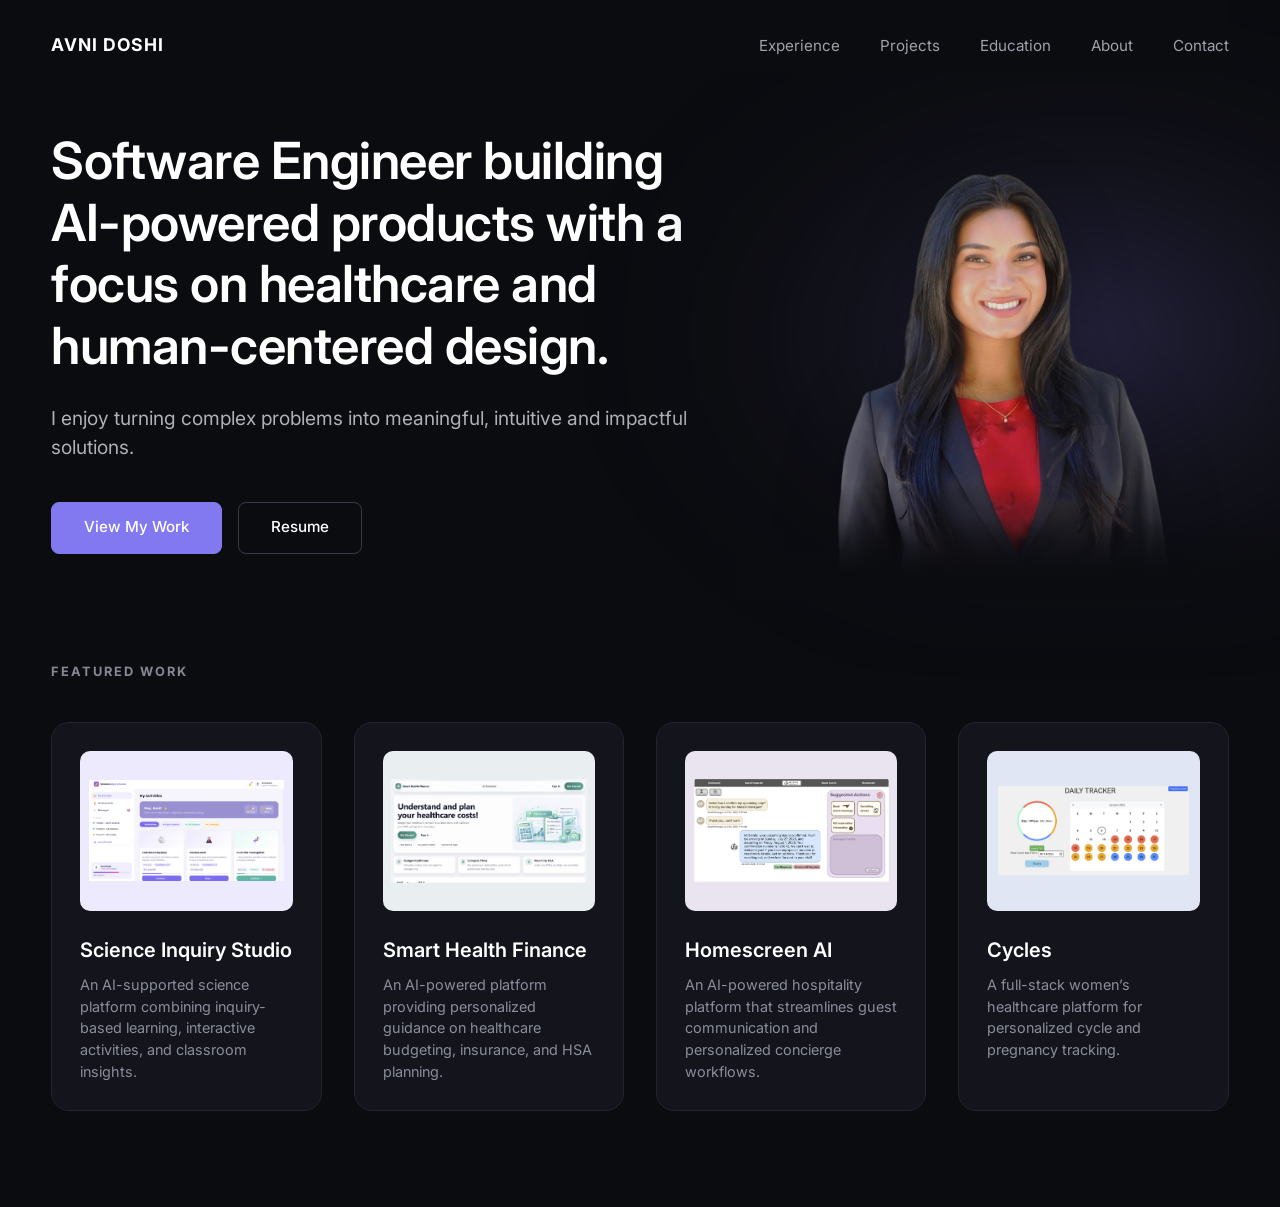
<file: index.html>
<!DOCTYPE html>
<html lang="en">
<head>
    <meta charset="UTF-8">
    <meta name="viewport" content="width=device-width, initial-scale=1.0">
    <title>Avni Doshi - Portfolio</title>
    <link rel="canonical" href="https://www.avni-doshi.com/">
    <link rel="icon" type="image/png" href="favicon.png">
    <script>
        if (window.location.pathname.endsWith('/index.html')) {
            window.history.replaceState(null, '', '/' + window.location.search + window.location.hash);
        }
    </script>

    <link rel="preconnect" href="https://fonts.googleapis.com">
    <link rel="preconnect" href="https://fonts.gstatic.com" crossorigin>
    <link
        href="https://fonts.googleapis.com/css2?family=Inter:wght@300;400;500;600;700&display=swap"
        rel="stylesheet"
    >

    <link rel="stylesheet" href="style.css?v=20260814-4">
</head>

<body>
    <header>
        <a class="logo active" href="/" aria-current="page">Avni Doshi</a>

        <nav aria-label="Main navigation">
            <ul>
                <li><a href="experience.html">Experience</a></li>
                <li><a href="projects.html">Projects</a></li>
                <li><a href="education.html">Education</a></li>
                <li><a href="about.html">About</a></li>
                <li><a href="contact.html">Contact</a></li>
            </ul>
        </nav>
    </header>

    <main>
        <section class="hero-container">
            <div class="hero-text">
                <h1>
                    Software Engineer building AI-powered products with a
                    focus on healthcare and human-centered design.
                </h1>

                <p>
                    I enjoy turning complex problems into meaningful,
                    intuitive and impactful solutions.
                </p>

                <div class="cta-buttons">
                    <a class="btn btn-primary" href="#featured-work">
                        View My Work
                    </a>

                    <a class="btn btn-secondary" href="documents/Avni-Doshi-Resume.pdf" target="_blank" rel="noopener noreferrer">
                        Resume
                    </a>
                </div>
            </div>

            <div class="hero-image-wrapper">
                <img
                    class="profile-img"
                    src="images/profile-cropped.png?v=20260814-2"
                    alt="Portrait of Avni Doshi"
                >
            </div>
        </section>

        <section class="featured-section" id="featured-work">
            <h2 class="section-title">Featured Work</h2>

            <div class="grid-container">
                <a class="card" href="science-inquiry-studio.html">
                    <div class="card-img-placeholder science-thumbnail"><img src="images/science-inquiry-studio/student-activities.png" alt="Science Inquiry Studio student activities platform"></div>
                    <h3>Science Inquiry Studio</h3>
                    <p>An AI-supported science platform combining inquiry-based learning, interactive activities, and classroom insights.</p>
                </a>

                <a class="card" href="smart-health-finance.html">
                    <div class="card-img-placeholder health-thumbnail"><img src="images/smart-health-finance/landing.png" alt="Smart Health Finance healthcare planning platform"></div>
                    <h3>Smart Health Finance</h3>
                    <p>An AI-powered platform providing personalized guidance on healthcare budgeting, insurance, and HSA planning.</p>
                </a>

                <a class="card" href="homescreen-ai.html">
                    <div class="card-img-placeholder homescreen-thumbnail"><img src="images/homescreen-ai/agent-assist.png" alt="Homescreen AI agent-assisted hospitality platform"></div>
                    <h3>Homescreen AI</h3>
                    <p>An AI-powered hospitality platform that streamlines guest communication and personalized concierge workflows.</p>
                </a>

                <a class="card" href="cycles.html">
                    <div class="card-img-placeholder cycles-thumbnail"><img src="images/cycles/daily-tracker.jpg" alt="Cycles daily tracker interface"></div>
                    <h3>Cycles</h3>
                    <p>A full-stack women’s healthcare platform for personalized cycle and pregnancy tracking.</p>
                </a>
            </div>
        </section>
    </main>
</body>
</html>
</file>
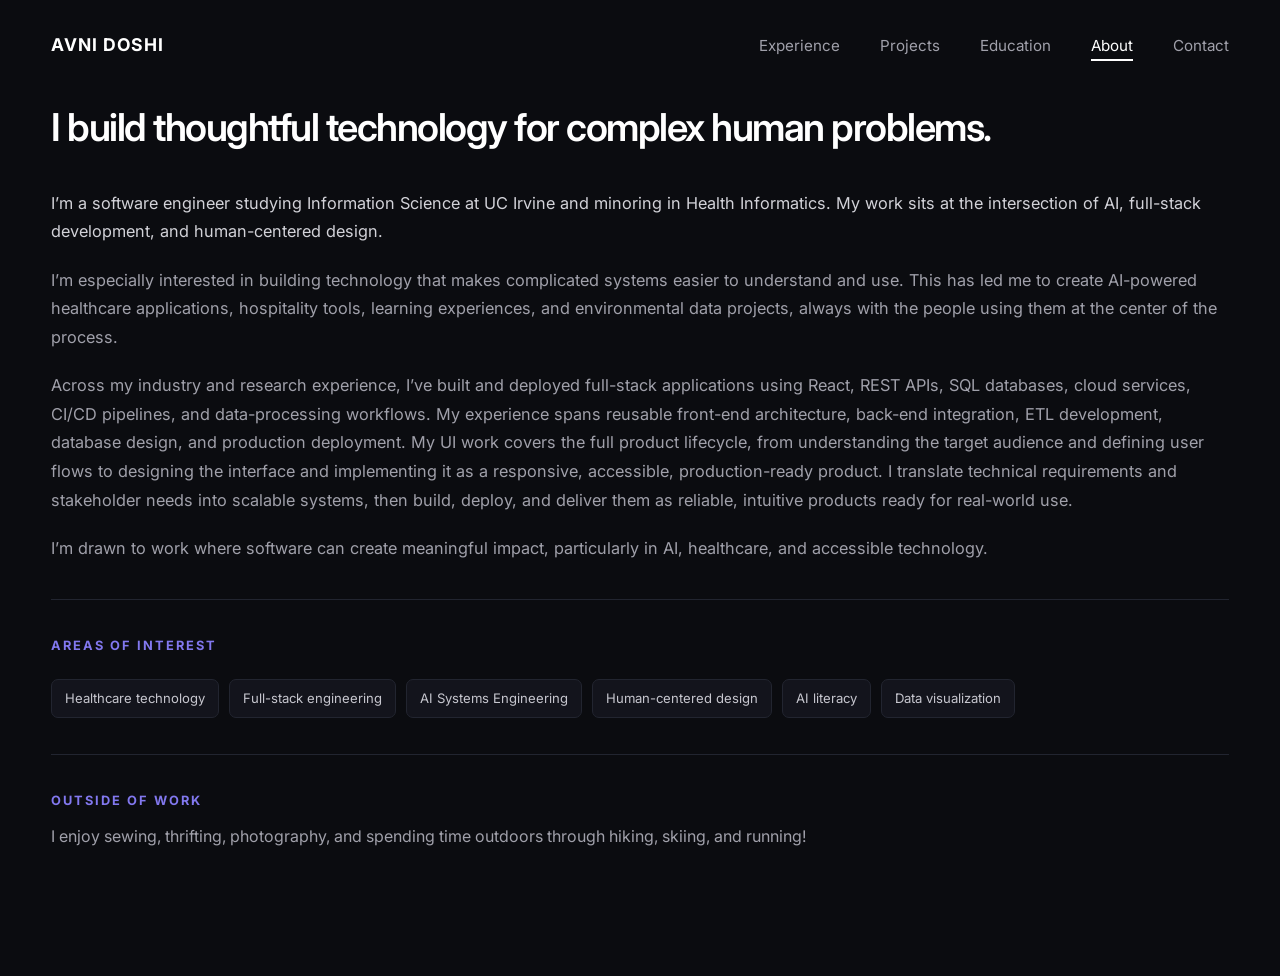
<file: about.html>
<!DOCTYPE html>
<html lang="en">
<head>
    <meta charset="UTF-8"><meta name="viewport" content="width=device-width, initial-scale=1.0">
    <title>About - Avni Doshi</title>
    <link rel="icon" type="image/png" href="favicon.png">
    <link rel="preconnect" href="https://fonts.googleapis.com"><link rel="preconnect" href="https://fonts.gstatic.com" crossorigin>
    <link href="https://fonts.googleapis.com/css2?family=Inter:wght@300;400;500;600;700&display=swap" rel="stylesheet"><link rel="stylesheet" href="style.css?v=20260814-1">
</head>
<body>
    <header><a class="logo" href="/">Avni Doshi</a><nav aria-label="Main navigation"><ul>
        <li><a href="experience.html">Experience</a></li><li><a href="projects.html">Projects</a></li><li><a href="education.html">Education</a></li><li><a class="active" aria-current="page" href="about.html">About</a></li><li><a href="contact.html">Contact</a></li>
    </ul></nav></header>
    <main class="about-page">
        <section class="about-intro">
            <h1>I build thoughtful technology for complex human problems.</h1>
            <div class="about-copy">
                <p>I’m a software engineer studying Information Science at UC Irvine and minoring in Health Informatics. My work sits at the intersection of AI, full-stack development, and human-centered design.</p>
                <p>I’m especially interested in building technology that makes complicated systems easier to understand and use. This has led me to create AI-powered healthcare applications, hospitality tools, learning experiences, and environmental data projects, always with the people using them at the center of the process.</p>
                <p>Across my industry and research experience, I’ve built and deployed full-stack applications using React, REST APIs, SQL databases, cloud services, CI/CD pipelines, and data-processing workflows. My experience spans reusable front-end architecture, back-end integration, ETL development, database design, and production deployment. My UI work covers the full product lifecycle, from understanding the target audience and defining user flows to designing the interface and implementing it as a responsive, accessible, production-ready product. I translate technical requirements and stakeholder needs into scalable systems, then build, deploy, and deliver them as reliable, intuitive products ready for real-world use.</p>
                <p>I’m drawn to work where software can create meaningful impact, particularly in AI, healthcare, and accessible technology.</p>
            </div>
        </section>

        <section class="about-interests" aria-labelledby="interests-title">
            <h2 id="interests-title">Areas of interest</h2>
            <div class="interest-list">
                <span>Healthcare technology</span>
                <span>Full-stack engineering</span>
                <span>AI Systems Engineering</span>
                <span>Human-centered design</span>
                <span>AI literacy</span>
                <span>Data visualization</span>
            </div>
        </section>

        <section class="about-personal">
            <h2>Outside of work</h2>
            <p>I enjoy sewing, thrifting, photography, and spending time outdoors through hiking, skiing, and running!</p>
        </section>
    </main>
</body>
</html>
</file>
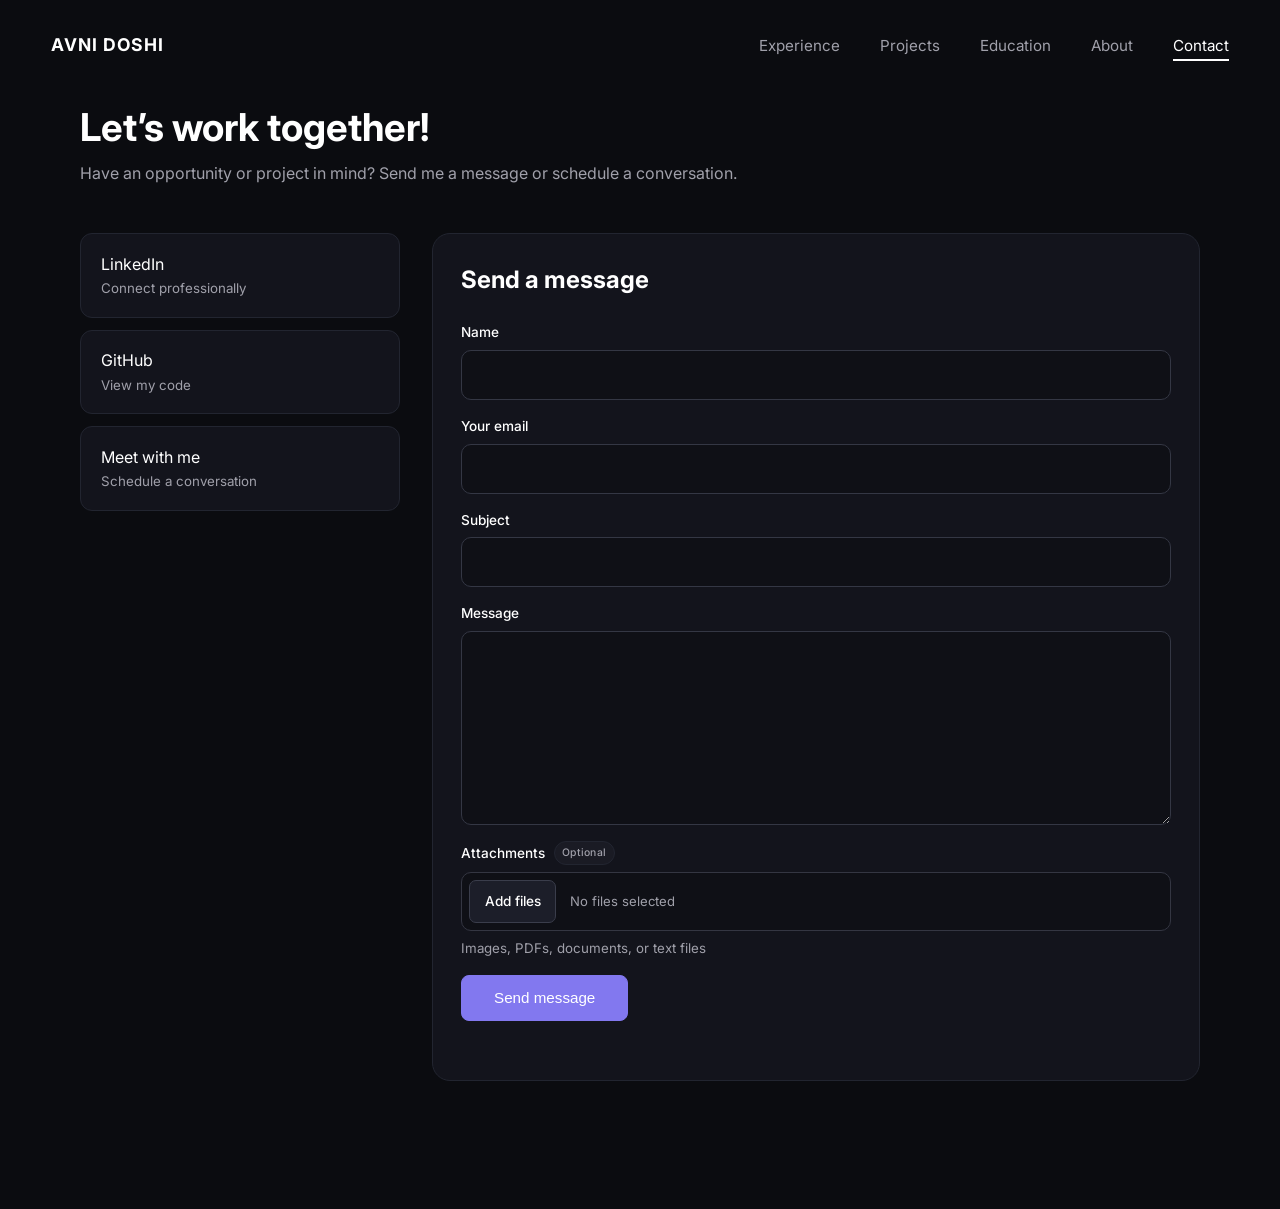
<file: contact.html>
<!DOCTYPE html>
<html lang="en">
<head>
    <meta charset="UTF-8"><meta name="viewport" content="width=device-width, initial-scale=1.0">
    <title>Contact - Avni Doshi</title>
    <link rel="icon" type="image/png" href="favicon.png">
    <link rel="preconnect" href="https://fonts.googleapis.com"><link rel="preconnect" href="https://fonts.gstatic.com" crossorigin>
    <link href="https://fonts.googleapis.com/css2?family=Inter:wght@300;400;500;600;700&display=swap" rel="stylesheet"><link rel="stylesheet" href="style.css?v=20260814-1">
</head>
<body>
    <header><a class="logo" href="/">Avni Doshi</a><nav aria-label="Main navigation"><ul>
        <li><a href="experience.html">Experience</a></li><li><a href="projects.html">Projects</a></li><li><a href="education.html">Education</a></li><li><a href="about.html">About</a></li><li><a class="active" aria-current="page" href="contact.html">Contact</a></li>
    </ul></nav></header>
    <main class="contact-page">
        <section class="contact-heading">
            <h1>Let’s work together!</h1>
            <p>Have an opportunity or project in mind? Send me a message or schedule a conversation.</p>
        </section>

        <div class="contact-layout">
            <section class="contact-links" aria-label="Professional links">
                <a href="https://www.linkedin.com/in/avni-doshi/" target="_blank" rel="noopener noreferrer"><span>LinkedIn</span><small>Connect professionally</small></a>
                <a href="https://github.com/AvniDoshi" target="_blank" rel="noopener noreferrer"><span>GitHub</span><small>View my code</small></a>
                <a href="https://cal.com/avnidoshi" target="_blank" rel="noopener noreferrer"><span>Meet with me</span><small>Schedule a conversation</small></a>
            </section>

            <section class="contact-form-section">
                <h2>Send a message</h2>
                <form class="contact-form" id="contact-form" action="https://usebasin.com/f/1682ce97936c" method="POST" enctype="multipart/form-data">
                    <div class="form-row">
                        <label for="contact-name">Name</label>
                        <input id="contact-name" name="name" type="text" autocomplete="name" required>
                    </div>
                    <div class="form-row">
                        <label for="contact-email">Your email</label>
                        <input id="contact-email" name="email" type="email" autocomplete="email" required>
                    </div>
                    <div class="form-row">
                        <label for="contact-subject">Subject</label>
                        <input id="contact-subject" name="subject" type="text" required>
                    </div>
                    <div class="form-row">
                        <label for="contact-message">Message</label>
                        <textarea id="contact-message" name="message" rows="7" required></textarea>
                    </div>
                    <div class="form-row">
                        <div class="form-label">Attachments <span class="optional-badge">Optional</span></div>
                        <div class="file-picker">
                            <input class="visually-hidden-file-input" id="contact-files" name="attachments[]" type="file" multiple accept="image/*,.pdf,.doc,.docx,.txt" aria-describedby="attachment-help attachment-summary">
                            <label class="file-picker-button" for="contact-files">Add files</label>
                            <span id="attachment-summary">No files selected</span>
                        </div>
                        <ul class="selected-files" id="selected-files" aria-live="polite"></ul>
                        <small id="attachment-help">Images, PDFs, documents, or text files</small>
                    </div>
                    <button class="btn btn-primary" type="submit">Send message</button>
                    <p class="form-status" id="form-status" role="status" aria-live="polite"></p>
                </form>
            </section>
        </div>
    </main>
    <script src="contact.js"></script>
</body>
</html>
</file>
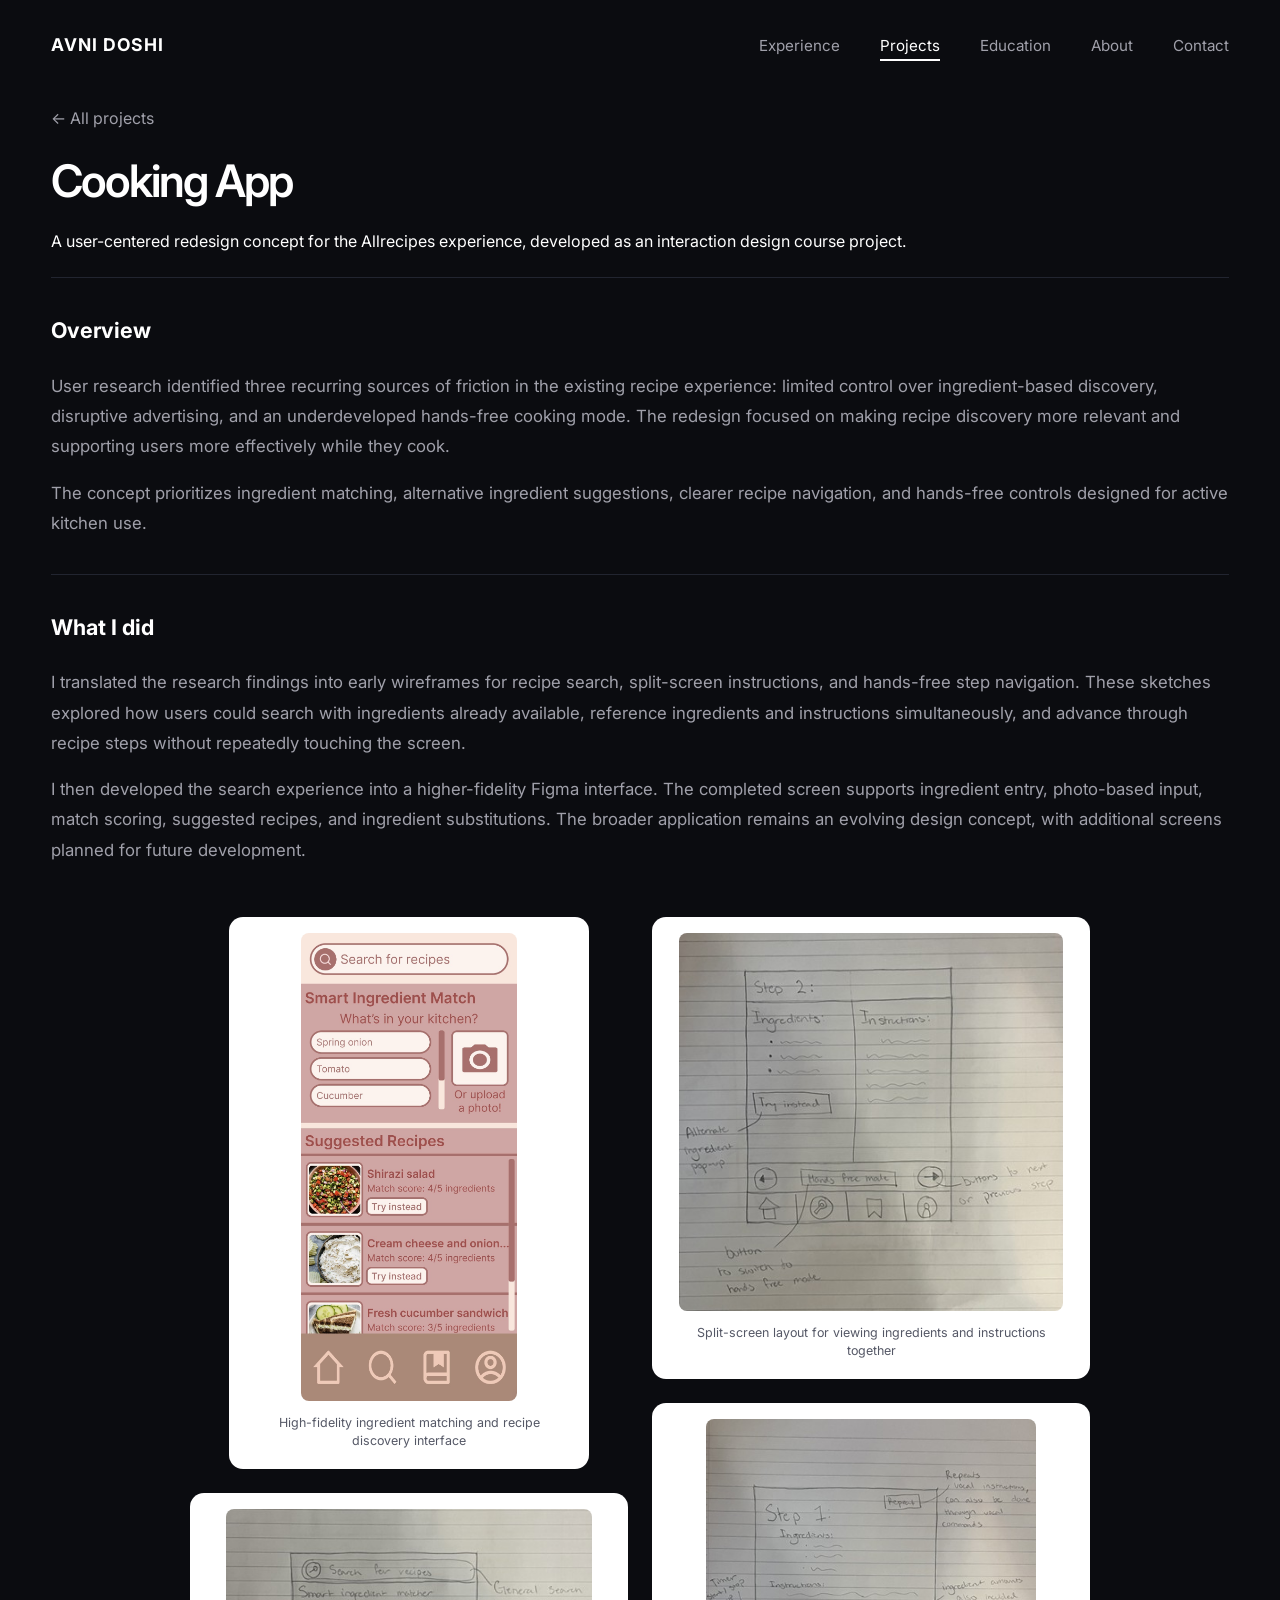
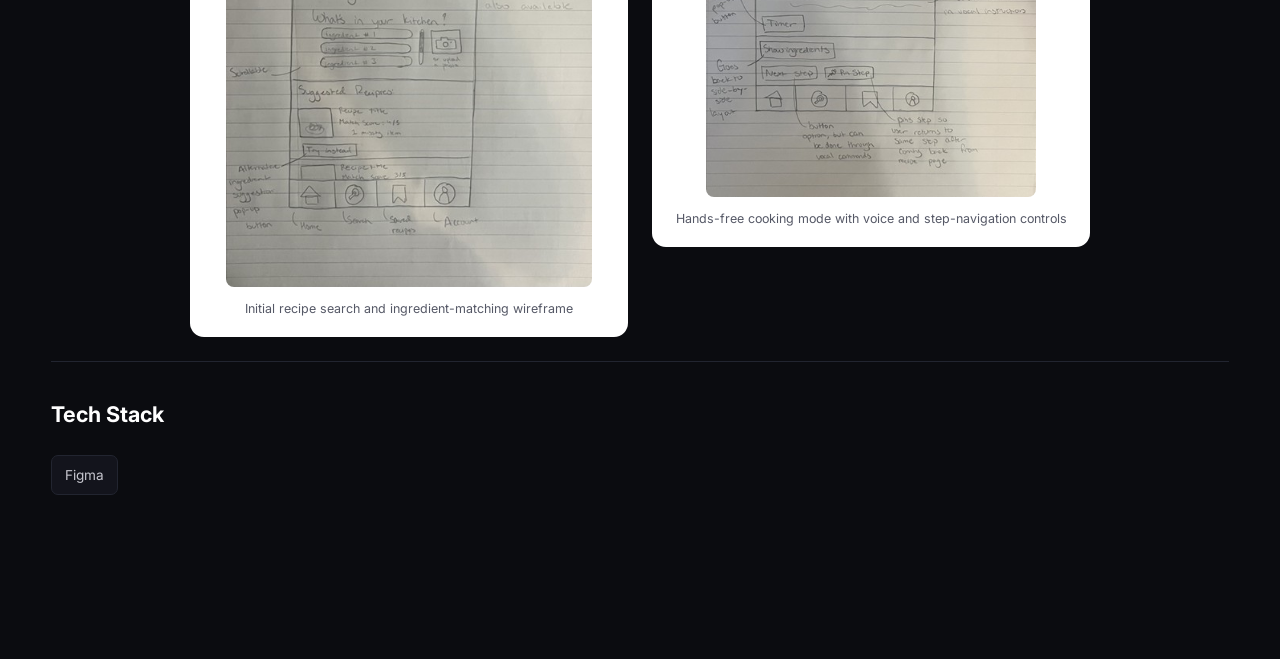
<file: cooking-app.html>
<!DOCTYPE html>
<html lang="en">
<head>
    <meta charset="UTF-8">
    <meta name="viewport" content="width=device-width, initial-scale=1.0">
    <title>Cooking App - Avni Doshi</title>
    <link rel="icon" type="image/png" href="favicon.png">
    <link rel="preconnect" href="https://fonts.googleapis.com">
    <link rel="preconnect" href="https://fonts.gstatic.com" crossorigin>
    <link href="https://fonts.googleapis.com/css2?family=Inter:wght@300;400;500;600;700&display=swap" rel="stylesheet">
    <link rel="stylesheet" href="style.css?v=20260814-2">
</head>
<body>
    <header>
        <a class="logo" href="/">Avni Doshi</a>
        <nav aria-label="Main navigation"><ul><li><a href="experience.html">Experience</a></li><li><a class="active" href="projects.html">Projects</a></li><li><a href="education.html">Education</a></li><li><a href="about.html">About</a></li><li><a href="contact.html">Contact</a></li></ul></nav>
    </header>

    <main class="case-study cooking-case-study">
        <a class="back-link" href="projects.html">← All projects</a>

        <section class="case-hero">
            <h1>Cooking App</h1>
            <p>A user-centered redesign concept for the Allrecipes experience, developed as an interaction design course project.</p>
        </section>

        <section class="case-section">
            <h2>Overview</h2>
            <div class="case-content">
                <p>User research identified three recurring sources of friction in the existing recipe experience: limited control over ingredient-based discovery, disruptive advertising, and an underdeveloped hands-free cooking mode. The redesign focused on making recipe discovery more relevant and supporting users more effectively while they cook.</p>
                <p>The concept prioritizes ingredient matching, alternative ingredient suggestions, clearer recipe navigation, and hands-free controls designed for active kitchen use.</p>
            </div>
        </section>

        <section class="case-section">
            <h2>What I did</h2>
            <div class="case-content">
                <p>I translated the research findings into early wireframes for recipe search, split-screen instructions, and hands-free step navigation. These sketches explored how users could search with ingredients already available, reference ingredients and instructions simultaneously, and advance through recipe steps without repeatedly touching the screen.</p>
                <p>I then developed the search experience into a higher-fidelity Figma interface. The completed screen supports ingredient entry, photo-based input, match scoring, suggested recipes, and ingredient substitutions. The broader application remains an evolving design concept, with additional screens planned for future development.</p>
            </div>
        </section>

        <section class="project-gallery cooking-gallery" aria-label="Cooking App designs and wireframes">
            <figure class="cooking-ui-figure"><img src="images/cooking-app/ingredient-match-ui.jpg" alt="High-fidelity Cooking App ingredient matching and suggested recipes interface"><figcaption>High-fidelity ingredient matching and recipe discovery interface</figcaption></figure>
            <figure><img src="images/cooking-app/search-sketch.jpg" alt="Early wireframe of the ingredient-based recipe search screen"><figcaption>Initial recipe search and ingredient-matching wireframe</figcaption></figure>
            <figure><img src="images/cooking-app/split-screen-sketch.jpg" alt="Wireframe of a split-screen recipe step layout"><figcaption>Split-screen layout for viewing ingredients and instructions together</figcaption></figure>
            <figure><img src="images/cooking-app/hands-free-sketch.jpg" alt="Wireframe of hands-free recipe navigation"><figcaption>Hands-free cooking mode with voice and step-navigation controls</figcaption></figure>
        </section>

        <section class="case-section">
            <h2>Tech Stack</h2>
            <div class="tech-list"><span>Figma</span></div>
        </section>
    </main>
</body>
</html>
</file>
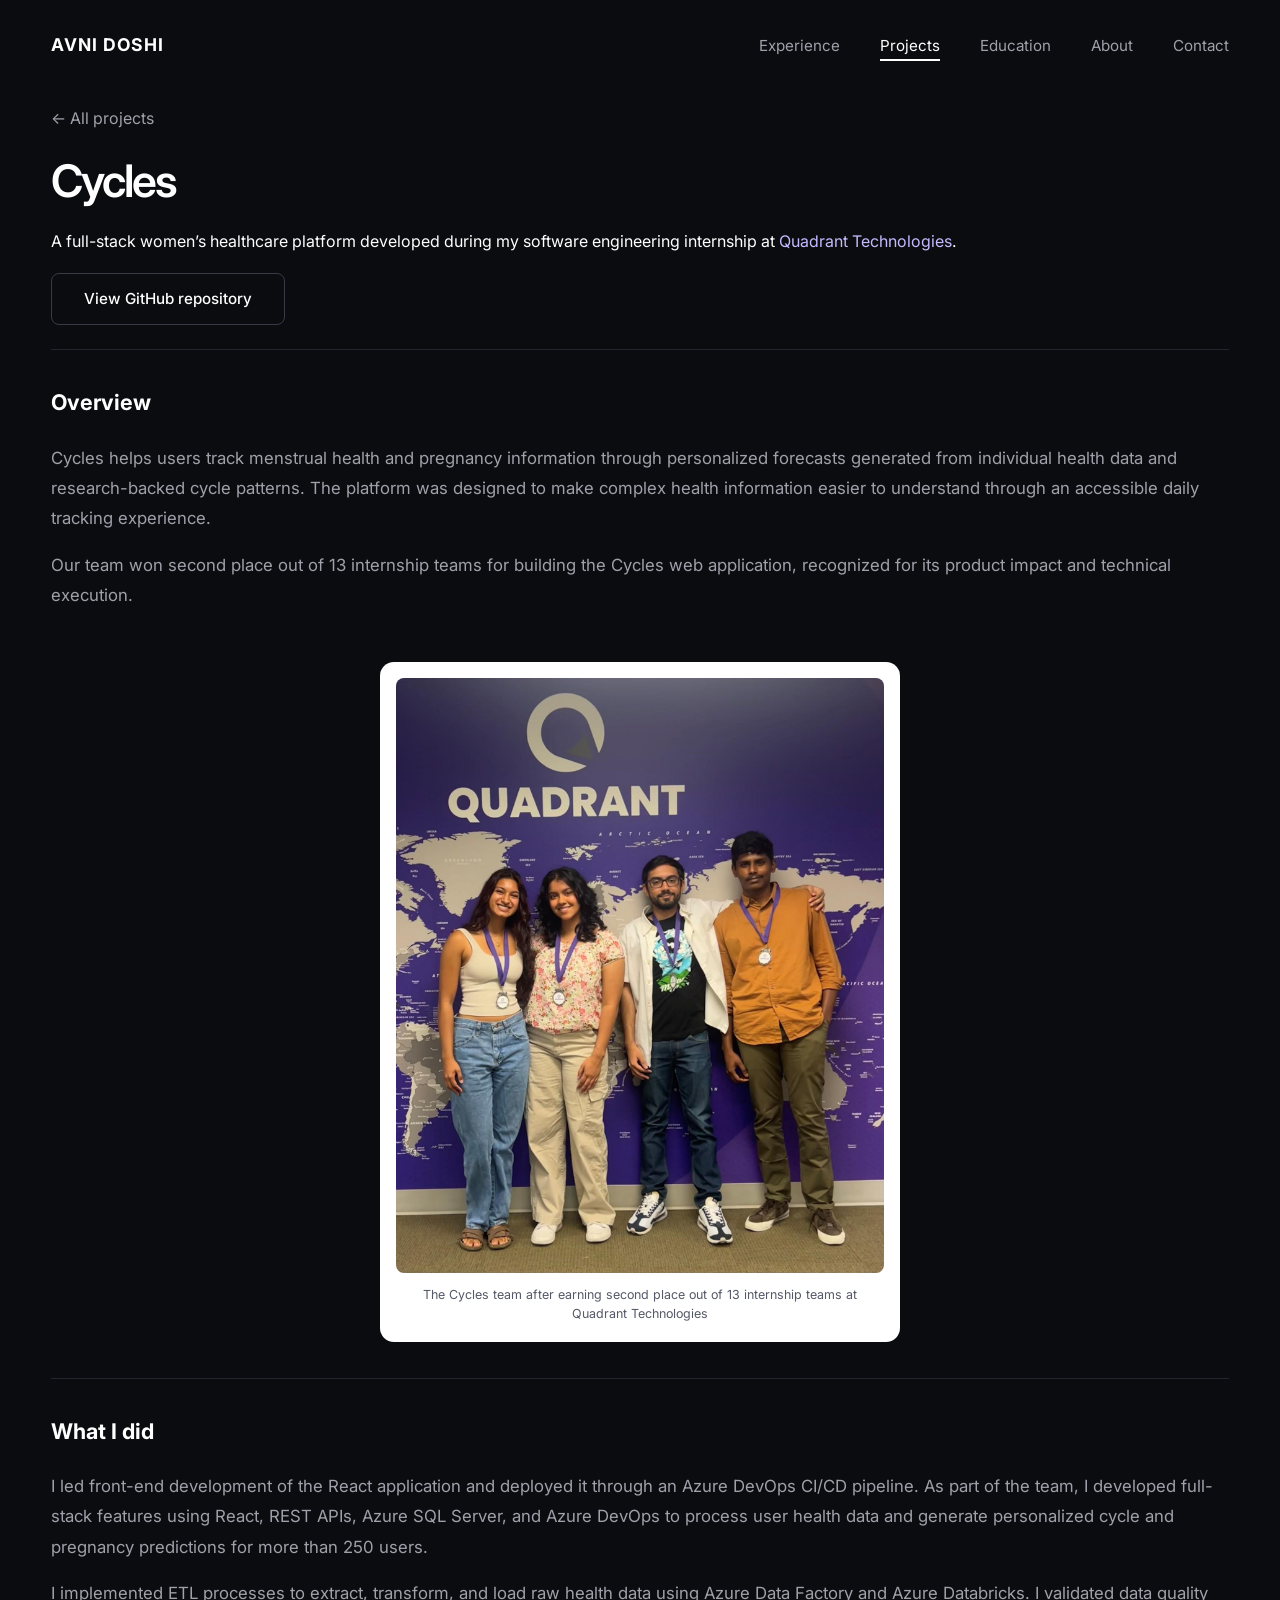
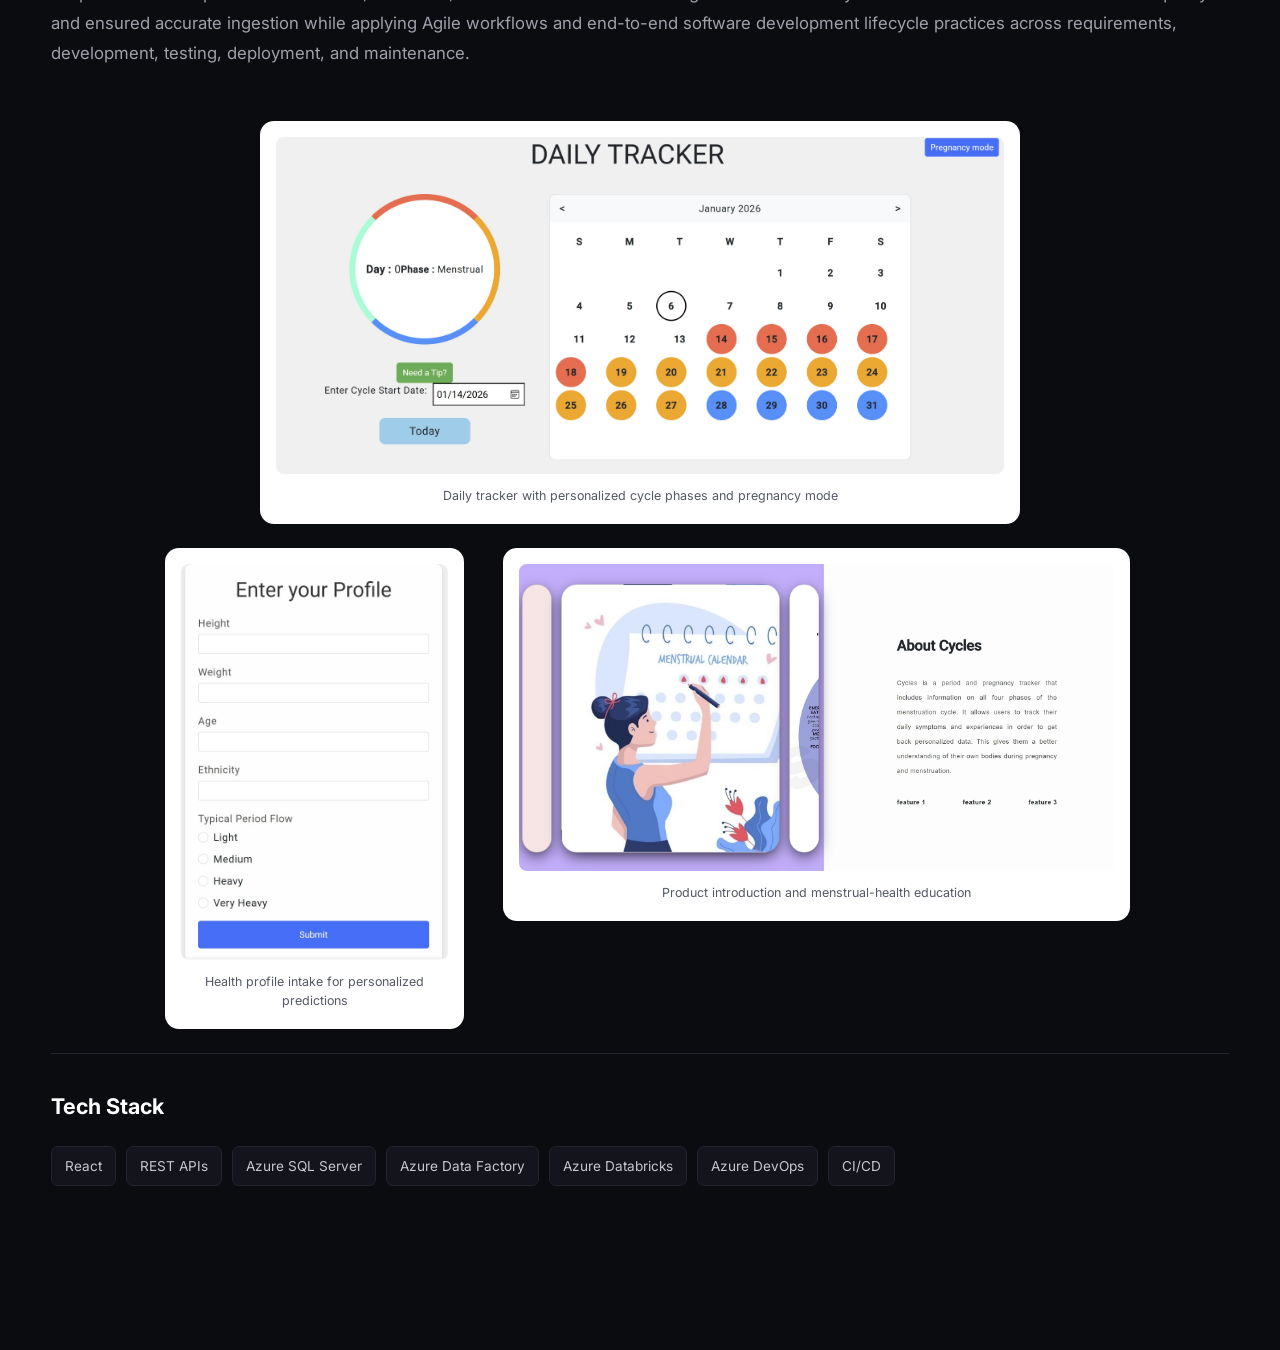
<file: cycles.html>
<!DOCTYPE html>
<html lang="en">
<head>
    <meta charset="UTF-8">
    <meta name="viewport" content="width=device-width, initial-scale=1.0">
    <title>Cycles - Avni Doshi</title>
    <link rel="icon" type="image/png" href="favicon.png">
    <link rel="preconnect" href="https://fonts.googleapis.com">
    <link rel="preconnect" href="https://fonts.gstatic.com" crossorigin>
    <link href="https://fonts.googleapis.com/css2?family=Inter:wght@300;400;500;600;700&display=swap" rel="stylesheet">
    <link rel="stylesheet" href="style.css?v=20260814-2">
</head>
<body>
    <header>
        <a class="logo" href="/">Avni Doshi</a>
        <nav aria-label="Main navigation"><ul><li><a href="experience.html">Experience</a></li><li><a class="active" href="projects.html">Projects</a></li><li><a href="education.html">Education</a></li><li><a href="about.html">About</a></li><li><a href="contact.html">Contact</a></li></ul></nav>
    </header>

    <main class="case-study cycles-case-study">
        <a class="back-link" href="projects.html">← All projects</a>

        <section class="case-hero">
            <h1>Cycles</h1>
            <p>A full-stack women’s healthcare platform developed during my software engineering internship at <a class="inline-link" href="https://www.quadranttechnologies.com/" target="_blank" rel="noopener noreferrer">Quadrant Technologies</a>.</p>
            <a class="btn btn-secondary case-hero-action" href="https://github.com/AvniDoshi/Cycles" target="_blank" rel="noopener noreferrer">View GitHub repository</a>
        </section>

        <section class="case-section">
            <h2>Overview</h2>
            <div class="case-content">
                <p>Cycles helps users track menstrual health and pregnancy information through personalized forecasts generated from individual health data and research-backed cycle patterns. The platform was designed to make complex health information easier to understand through an accessible daily tracking experience.</p>
                <p>Our team won second place out of 13 internship teams for building the Cycles web application, recognized for its product impact and technical execution.</p>
            </div>
        </section>

        <figure class="cycles-team-highlight">
            <img src="images/cycles/quadrant-team-second-place.png" alt="The Cycles internship team at Quadrant Technologies wearing second-place medals">
            <figcaption>The Cycles team after earning second place out of 13 internship teams at Quadrant Technologies</figcaption>
        </figure>

        <section class="case-section">
            <h2>What I did</h2>
            <div class="case-content">
                <p>I led front-end development of the React application and deployed it through an Azure DevOps CI/CD pipeline. As part of the team, I developed full-stack features using React, REST APIs, Azure SQL Server, and Azure DevOps to process user health data and generate personalized cycle and pregnancy predictions for more than 250 users.</p>
                <p>I implemented ETL processes to extract, transform, and load raw health data using Azure Data Factory and Azure Databricks. I validated data quality and ensured accurate ingestion while applying Agile workflows and end-to-end software development lifecycle practices across requirements, development, testing, deployment, and maintenance.</p>
            </div>
        </section>

        <section class="project-gallery cycles-gallery" aria-label="Cycles application screens">
            <figure class="gallery-wide"><img src="images/cycles/daily-tracker.jpg" alt="Cycles daily tracker showing a calendar and predicted menstrual cycle phases"><figcaption>Daily tracker with personalized cycle phases and pregnancy mode</figcaption></figure>
            <figure class="gallery-portrait-fit"><img src="images/cycles/profile-form.jpg" alt="Cycles health profile form for personalized predictions"><figcaption>Health profile intake for personalized predictions</figcaption></figure>
            <figure><img src="images/cycles/about-cycles.jpg" alt="Cycles application introduction screen"><figcaption>Product introduction and menstrual-health education</figcaption></figure>
        </section>

        <section class="case-section">
            <h2>Tech Stack</h2>
            <div class="tech-list"><span>React</span><span>REST APIs</span><span>Azure SQL Server</span><span>Azure Data Factory</span><span>Azure Databricks</span><span>Azure DevOps</span><span>CI/CD</span></div>
        </section>

    </main>
</body>
</html>
</file>
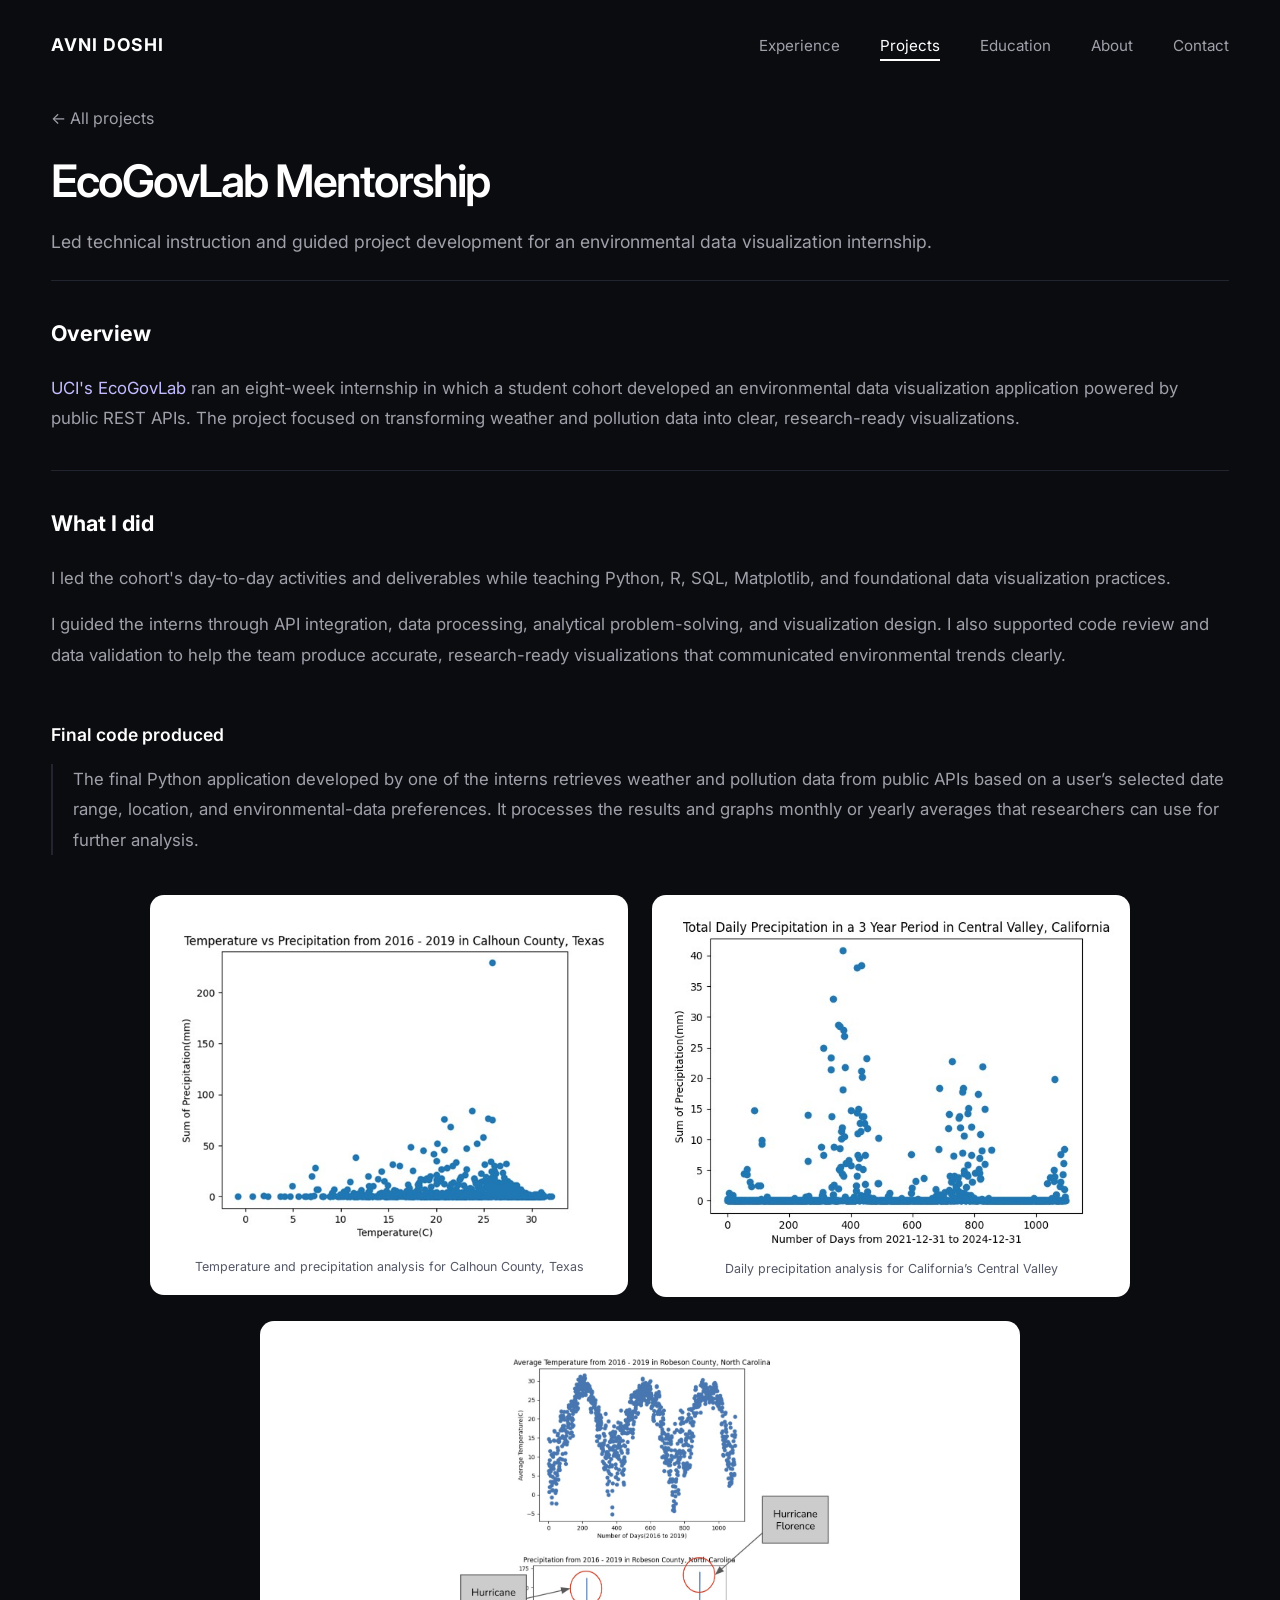
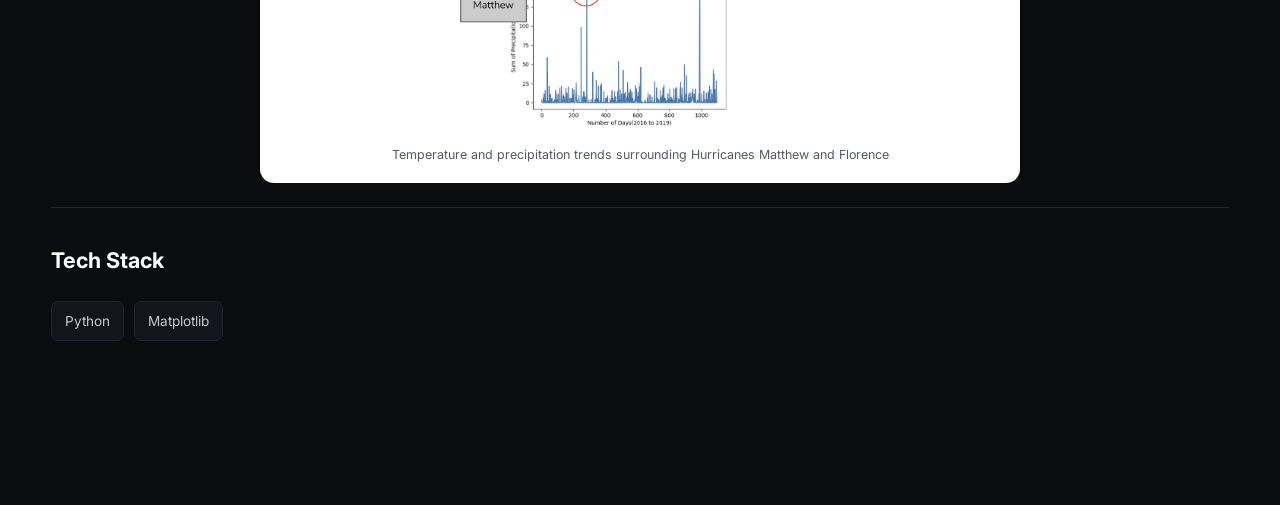
<file: ecogovlab-mentorship.html>
<!DOCTYPE html>
<html lang="en">
<head>
    <meta charset="UTF-8">
    <meta name="viewport" content="width=device-width, initial-scale=1.0">
    <title>EcoGovLab Mentorship - Avni Doshi</title>
    <link rel="icon" type="image/png" href="favicon.png">
    <link rel="preconnect" href="https://fonts.googleapis.com">
    <link rel="preconnect" href="https://fonts.gstatic.com" crossorigin>
    <link href="https://fonts.googleapis.com/css2?family=Inter:wght@300;400;500;600;700&display=swap" rel="stylesheet">
    <link rel="stylesheet" href="style.css?v=20260814-2">
</head>
<body>
    <header>
        <a class="logo" href="/">Avni Doshi</a>
        <nav aria-label="Main navigation"><ul><li><a href="experience.html">Experience</a></li><li><a class="active" href="projects.html">Projects</a></li><li><a href="education.html">Education</a></li><li><a href="about.html">About</a></li><li><a href="contact.html">Contact</a></li></ul></nav>
    </header>

    <main class="case-study ecogov-case-study">
        <a class="back-link" href="projects.html">← All projects</a>

        <section class="case-hero ecogov-hero">
            <h1>EcoGovLab Mentorship</h1>
            <p>Led technical instruction and guided project development for an environmental data visualization internship.</p>
        </section>

        <section class="case-section">
            <h2>Overview</h2>
            <div class="case-content">
                <p><a class="inline-link" href="https://ecogovlab.socsci.uci.edu/" target="_blank" rel="noopener noreferrer">UCI's EcoGovLab</a> ran an eight-week internship in which a student cohort developed an environmental data visualization application powered by public REST APIs. The project focused on transforming weather and pollution data into clear, research-ready visualizations.</p>
            </div>
        </section>

        <section class="case-section">
            <h2>What I did</h2>
            <div class="case-content">
                <p>I led the cohort's day-to-day activities and deliverables while teaching Python, R, SQL, Matplotlib, and foundational data visualization practices.</p>
                <p>I guided the interns through API integration, data processing, analytical problem-solving, and visualization design. I also supported code review and data validation to help the team produce accurate, research-ready visualizations that communicated environmental trends clearly.</p>
            </div>
        </section>

        <div class="case-subsection">
            <h3>Final code produced</h3>
            <div class="case-content">
                <p>The final Python application developed by one of the interns retrieves weather and pollution data from public APIs based on a user’s selected date range, location, and environmental-data preferences. It processes the results and graphs monthly or yearly averages that researchers can use for further analysis.</p>
            </div>
        </div>

        <section class="project-gallery ecogov-gallery" aria-label="Environmental data visualizations">
            <figure><img src="images/ecogovlab/temperature-precipitation-texas.jpg" alt="Scatter plot comparing temperature and precipitation in Calhoun County, Texas"><figcaption>Temperature and precipitation analysis for Calhoun County, Texas</figcaption></figure>
            <figure><img src="images/ecogovlab/daily-precipitation-california.jpg" alt="Scatter plot of total daily precipitation in Central Valley, California"><figcaption>Daily precipitation analysis for California’s Central Valley</figcaption></figure>
            <figure class="gallery-wide"><img src="images/ecogovlab/temperature-precipitation-hurricanes.jpg" alt="Temperature and precipitation visualizations showing Hurricanes Matthew and Florence in Robeson County, North Carolina"><figcaption>Temperature and precipitation trends surrounding Hurricanes Matthew and Florence</figcaption></figure>
        </section>

        <section class="case-section">
            <h2>Tech Stack</h2>
            <div class="tech-list"><span>Python</span><span>Matplotlib</span></div>
        </section>
    </main>
</body>
</html>
</file>
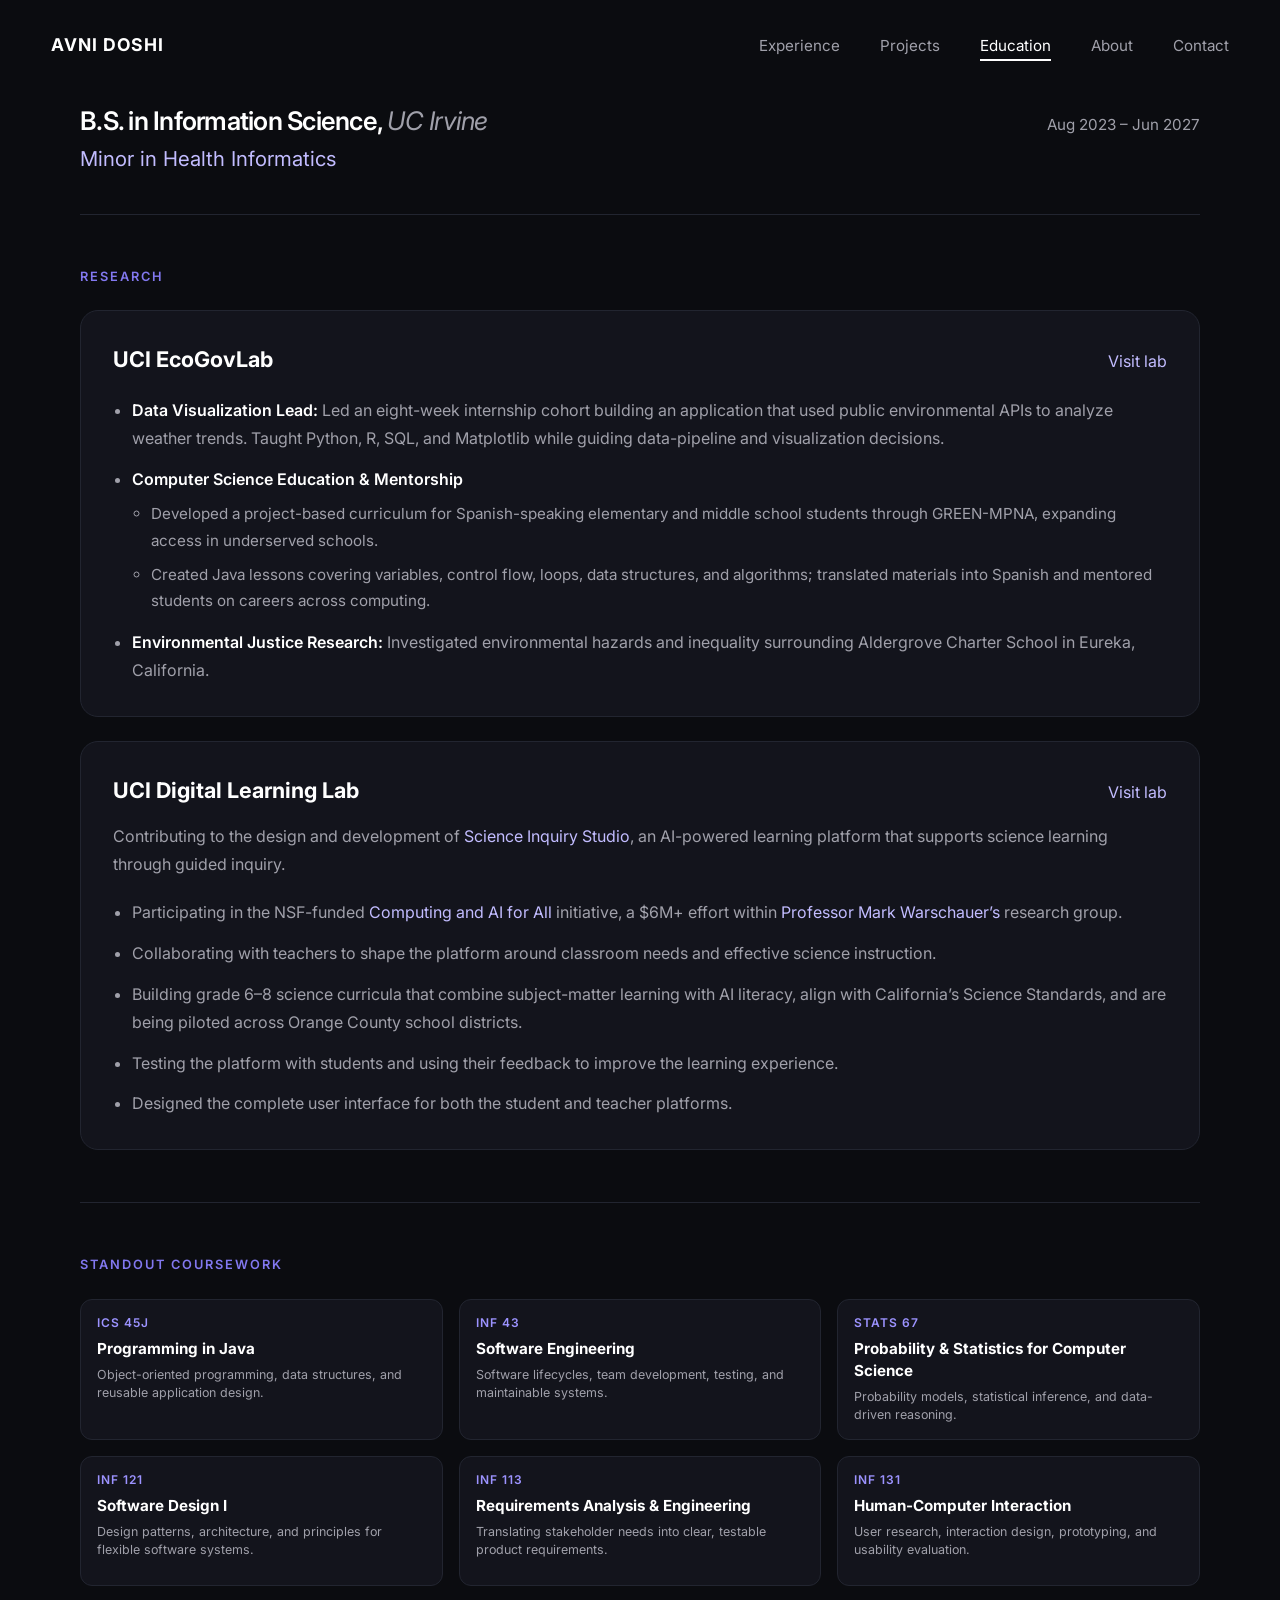
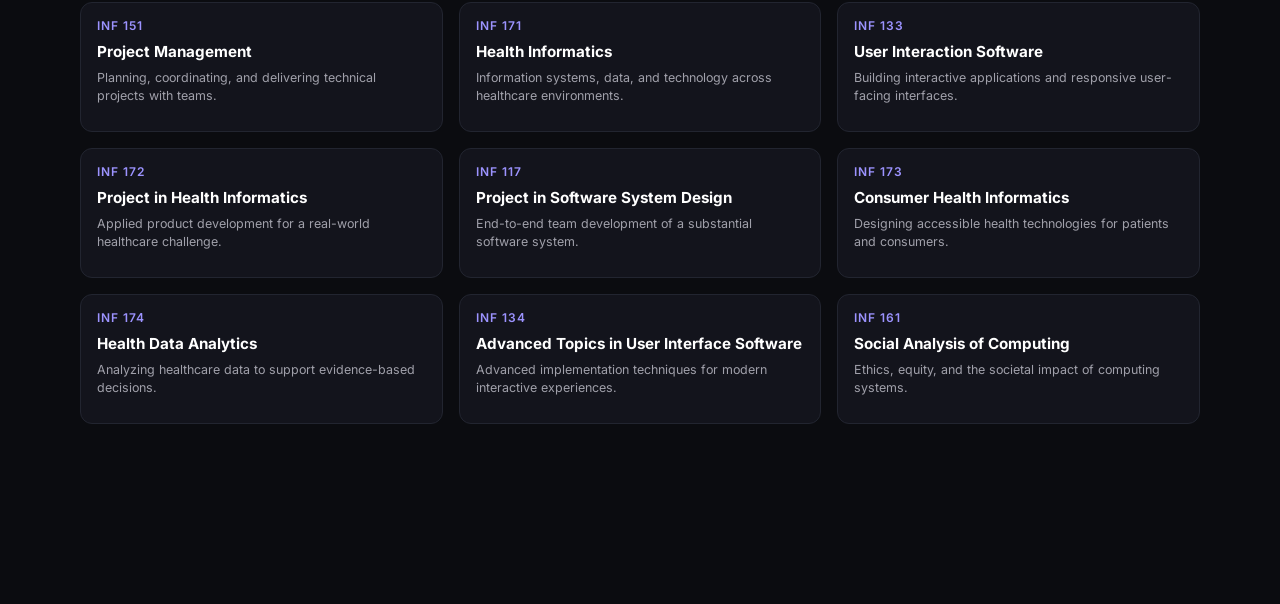
<file: education.html>
<!DOCTYPE html>
<html lang="en">
<head>
    <meta charset="UTF-8"><meta name="viewport" content="width=device-width, initial-scale=1.0">
    <title>Education - Avni Doshi</title>
    <link rel="icon" type="image/png" href="favicon.png">
    <link rel="preconnect" href="https://fonts.googleapis.com"><link rel="preconnect" href="https://fonts.gstatic.com" crossorigin>
    <link href="https://fonts.googleapis.com/css2?family=Inter:wght@300;400;500;600;700&display=swap" rel="stylesheet"><link rel="stylesheet" href="style.css?v=20260814-1">
</head>
<body>
    <header><a class="logo" href="/">Avni Doshi</a><nav aria-label="Main navigation"><ul>
        <li><a href="experience.html">Experience</a></li><li><a href="projects.html">Projects</a></li><li><a class="active" aria-current="page" href="education.html">Education</a></li><li><a href="about.html">About</a></li><li><a href="contact.html">Contact</a></li>
    </ul></nav></header>
    <main class="education-page">
        <section class="education-degree">
            <div class="degree-line">
                <h1>B.S. in Information Science, <em>UC Irvine</em></h1>
                <p class="education-dates">Aug 2023 – Jun 2027</p>
            </div>
            <p class="education-minor">Minor in Health Informatics</p>
        </section>

        <section class="education-section">
            <div class="section-heading">
                <p class="page-eyebrow">Research</p>
            </div>

            <div class="research-list">
                <article class="research-card">
                    <div class="research-card-heading">
                        <h3>UCI EcoGovLab</h3>
                        <a href="https://ecogovlab.socsci.uci.edu/" target="_blank" rel="noopener noreferrer" aria-label="Visit the UCI EcoGovLab website">Visit lab</a>
                    </div>
                    <ul>
                        <li><strong>Data Visualization Lead:</strong> Led an eight-week internship cohort building an application that used public environmental APIs to analyze weather trends. Taught Python, R, SQL, and Matplotlib while guiding data-pipeline and visualization decisions.</li>
                        <li><strong>Computer Science Education &amp; Mentorship</strong>
                            <ul>
                                <li>Developed a project-based curriculum for Spanish-speaking elementary and middle school students through GREEN-MPNA, expanding access in underserved schools.</li>
                                <li>Created Java lessons covering variables, control flow, loops, data structures, and algorithms; translated materials into Spanish and mentored students on careers across computing.</li>
                            </ul>
                        </li>
                        <li><strong>Environmental Justice Research:</strong> Investigated environmental hazards and inequality surrounding Aldergrove Charter School in Eureka, California.</li>
                    </ul>
                </article>

                <article class="research-card">
                    <div class="research-card-heading">
                        <h3>UCI Digital Learning Lab</h3>
                        <a href="https://www.digitallearninglab.org/" target="_blank" rel="noopener noreferrer" aria-label="Visit the UCI Digital Learning Lab website">Visit lab</a>
                    </div>
                    <p>Contributing to the design and development of <a class="inline-link" href="https://sinq.studio/" target="_blank" rel="noopener noreferrer">Science Inquiry Studio</a>, an AI-powered learning platform that supports science learning through guided inquiry.</p>
                    <ul>
                        <li>Participating in the NSF-funded <a class="inline-link" href="https://www.computingandaiforall.org/" target="_blank" rel="noopener noreferrer">Computing and AI for All</a> initiative, a $6M+ effort within <a class="inline-link" href="https://markwarschauer.com/" target="_blank" rel="noopener noreferrer">Professor Mark Warschauer’s</a> research group.</li>
                        <li>Collaborating with teachers to shape the platform around classroom needs and effective science instruction.</li>
                        <li>Building grade 6–8 science curricula that combine subject-matter learning with AI literacy, align with California’s Science Standards, and are being piloted across Orange County school districts.</li>
                        <li>Testing the platform with students and using their feedback to improve the learning experience.</li>
                        <li>Designed the complete user interface for both the student and teacher platforms.</li>
                    </ul>
                </article>
            </div>
        </section>

        <section class="education-section coursework-section">
            <div class="section-heading">
                <p class="page-eyebrow">Standout coursework</p>
            </div>
            <div class="course-grid">
                <div class="course"><span>ICS 45J</span><h3>Programming in Java</h3><p>Object-oriented programming, data structures, and reusable application design.</p></div>
                <div class="course"><span>INF 43</span><h3>Software Engineering</h3><p>Software lifecycles, team development, testing, and maintainable systems.</p></div>
                <div class="course"><span>STATS 67</span><h3>Probability &amp; Statistics for Computer Science</h3><p>Probability models, statistical inference, and data-driven reasoning.</p></div>
                <div class="course"><span>INF 121</span><h3>Software Design I</h3><p>Design patterns, architecture, and principles for flexible software systems.</p></div>
                <div class="course"><span>INF 113</span><h3>Requirements Analysis &amp; Engineering</h3><p>Translating stakeholder needs into clear, testable product requirements.</p></div>
                <div class="course"><span>INF 131</span><h3>Human-Computer Interaction</h3><p>User research, interaction design, prototyping, and usability evaluation.</p></div>
                <div class="course"><span>INF 151</span><h3>Project Management</h3><p>Planning, coordinating, and delivering technical projects with teams.</p></div>
                <div class="course"><span>INF 171</span><h3>Health Informatics</h3><p>Information systems, data, and technology across healthcare environments.</p></div>
                <div class="course"><span>INF 133</span><h3>User Interaction Software</h3><p>Building interactive applications and responsive user-facing interfaces.</p></div>
                <div class="course"><span>INF 172</span><h3>Project in Health Informatics</h3><p>Applied product development for a real-world healthcare challenge.</p></div>
                <div class="course"><span>INF 117</span><h3>Project in Software System Design</h3><p>End-to-end team development of a substantial software system.</p></div>
                <div class="course"><span>INF 173</span><h3>Consumer Health Informatics</h3><p>Designing accessible health technologies for patients and consumers.</p></div>
                <div class="course"><span>INF 174</span><h3>Health Data Analytics</h3><p>Analyzing healthcare data to support evidence-based decisions.</p></div>
                <div class="course"><span>INF 134</span><h3>Advanced Topics in User Interface Software</h3><p>Advanced implementation techniques for modern interactive experiences.</p></div>
                <div class="course"><span>INF 161</span><h3>Social Analysis of Computing</h3><p>Ethics, equity, and the societal impact of computing systems.</p></div>
            </div>
        </section>
    </main>
</body>
</html>
</file>
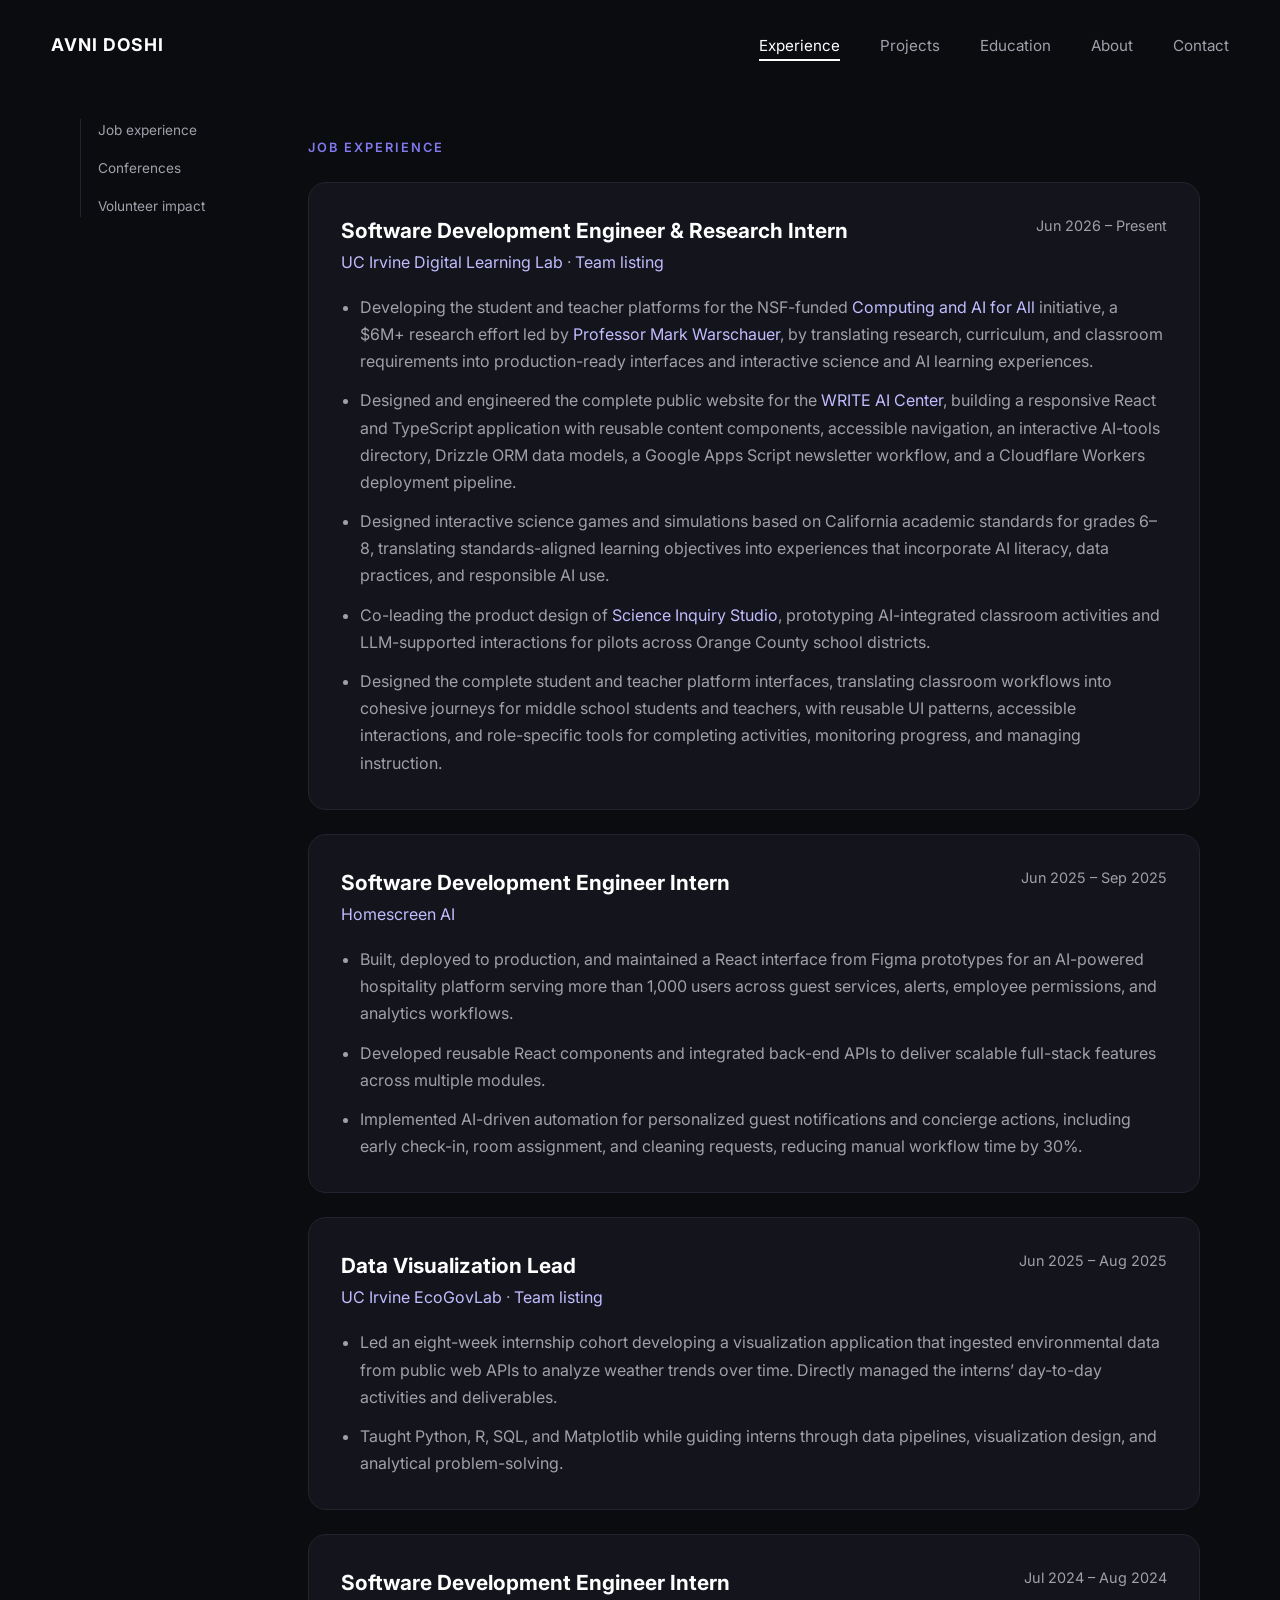
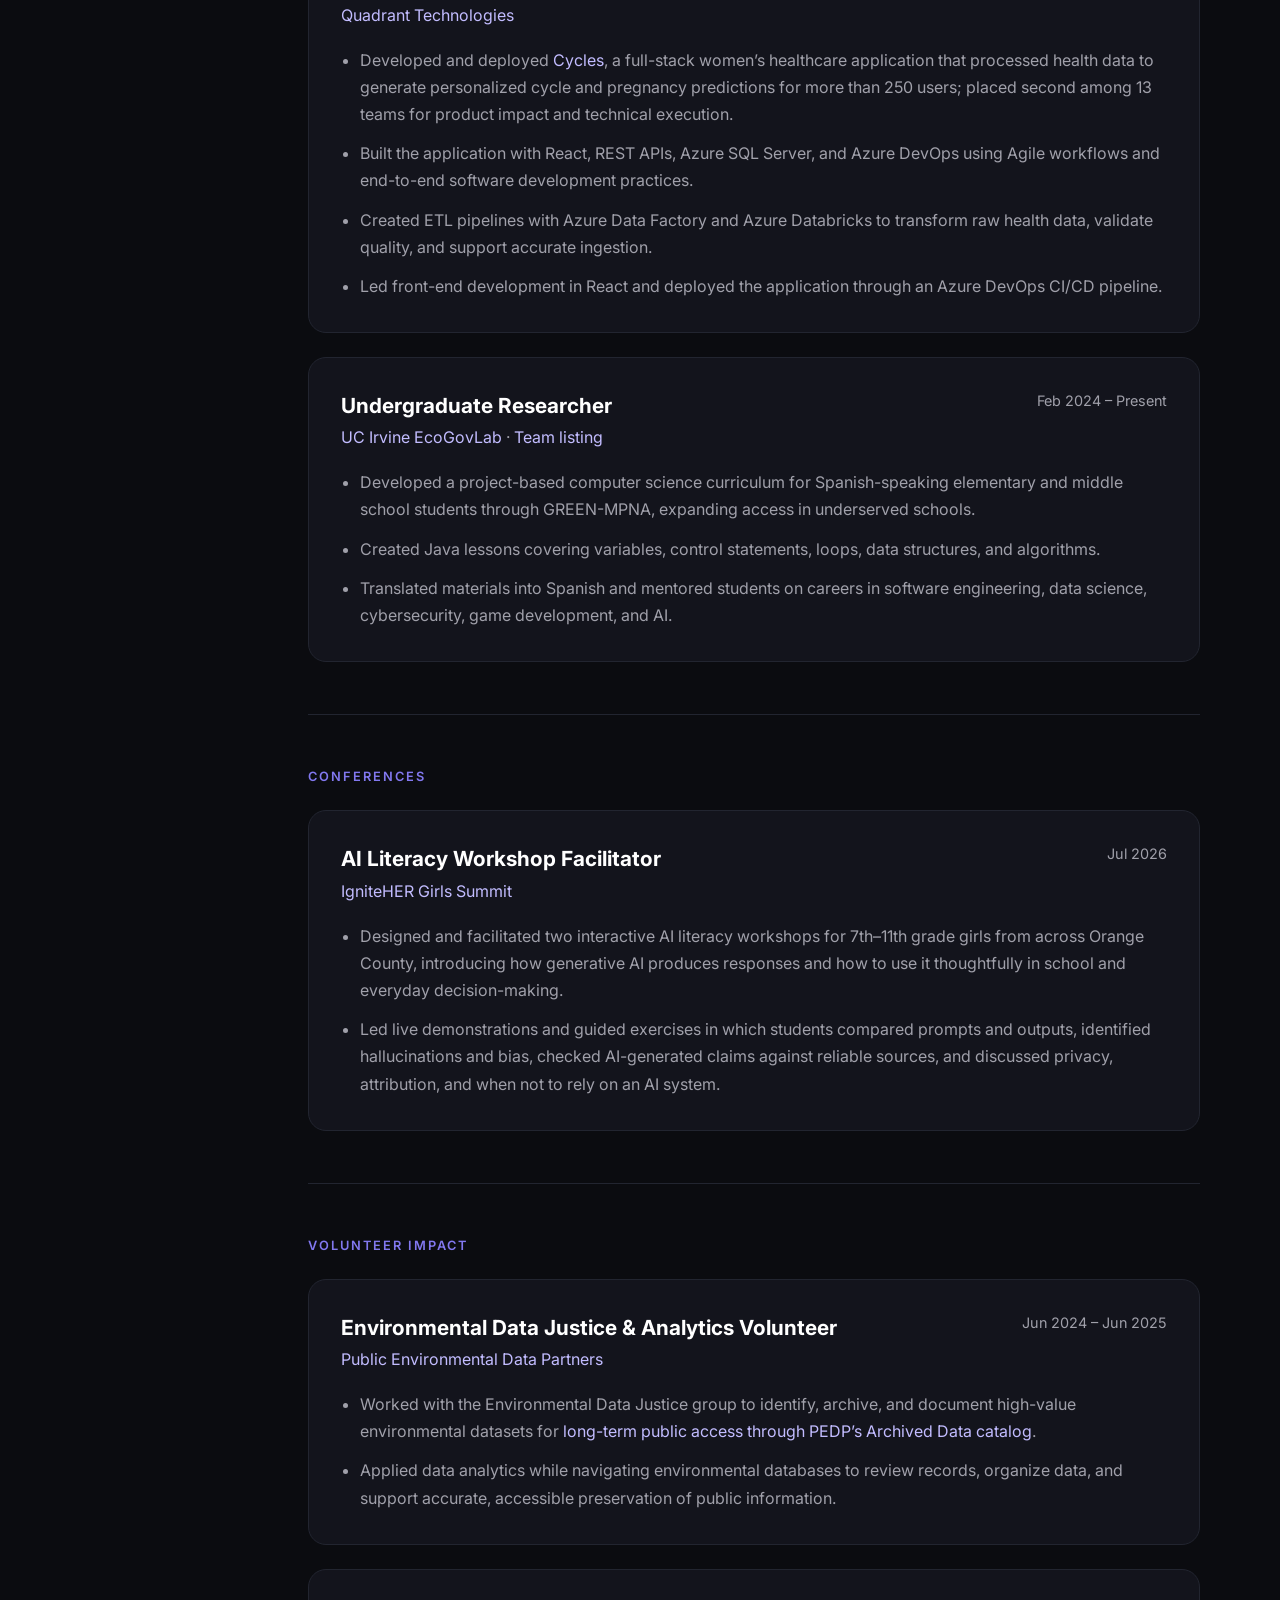
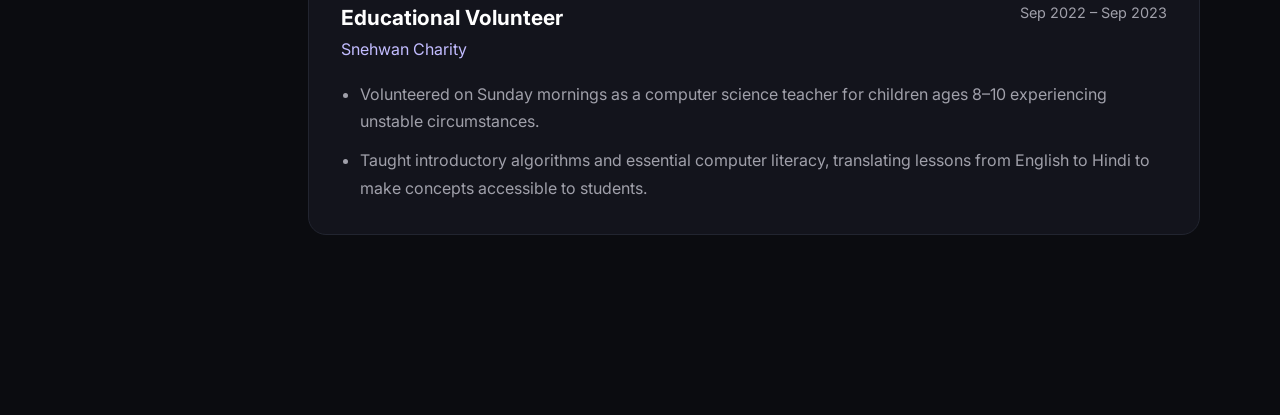
<file: experience.html>
<!DOCTYPE html>
<html lang="en">
<head>
    <meta charset="UTF-8"><meta name="viewport" content="width=device-width, initial-scale=1.0">
    <title>Experience - Avni Doshi</title>
    <link rel="icon" type="image/png" href="favicon.png">
    <link rel="preconnect" href="https://fonts.googleapis.com"><link rel="preconnect" href="https://fonts.gstatic.com" crossorigin>
    <link href="https://fonts.googleapis.com/css2?family=Inter:wght@300;400;500;600;700&display=swap" rel="stylesheet"><link rel="stylesheet" href="style.css?v=20260814-5">
</head>
<body>
    <header><a class="logo" href="/">Avni Doshi</a><nav aria-label="Main navigation"><ul>
        <li><a class="active" aria-current="page" href="experience.html">Experience</a></li><li><a href="projects.html">Projects</a></li><li><a href="education.html">Education</a></li><li><a href="about.html">About</a></li><li><a href="contact.html">Contact</a></li>
    </ul></nav></header>
    <main class="experience-page">
        <div class="experience-layout">
            <nav class="experience-jump-nav" aria-label="Experience sections">
                <a href="#job-experience">Job experience</a>
                <a href="#conferences">Conferences</a>
                <a href="#volunteer-impact">Volunteer impact</a>
            </nav>

            <div class="experience-content">

        <section class="experience-section jobs-section" id="job-experience">
            <div class="section-heading"><p class="page-eyebrow">Job experience</p></div>
            <div class="experience-list">
                <article class="experience-card">
                    <div class="experience-card-heading">
                        <div><h2>Software Development Engineer &amp; Research Intern</h2><p><a class="inline-link" href="https://www.digitallearninglab.org/" target="_blank" rel="noopener noreferrer">UC Irvine Digital Learning Lab</a> · <a class="inline-link" href="https://writeai.center/people/avni-doshi" target="_blank" rel="noopener noreferrer">Team listing</a></p></div>
                        <time datetime="2026-06">Jun 2026 – Present</time>
                    </div>
                    <ul>
                        <li>Developing the student and teacher platforms for the NSF-funded <a class="inline-link" href="https://www.computingandaiforall.org/" target="_blank" rel="noopener noreferrer">Computing and AI for All</a> initiative, a $6M+ research effort led by <a class="inline-link" href="https://markwarschauer.com/" target="_blank" rel="noopener noreferrer">Professor Mark Warschauer</a>, by translating research, curriculum, and classroom requirements into production-ready interfaces and interactive science and AI learning experiences.</li>
                        <li>Designed and engineered the complete public website for the <a class="inline-link" href="https://writeai.center/" target="_blank" rel="noopener noreferrer">WRITE AI Center</a>, building a responsive React and TypeScript application with reusable content components, accessible navigation, an interactive AI-tools directory, Drizzle ORM data models, a Google Apps Script newsletter workflow, and a Cloudflare Workers deployment pipeline.</li>
                        <li>Designed interactive science games and simulations based on California academic standards for grades 6–8, translating standards-aligned learning objectives into experiences that incorporate AI literacy, data practices, and responsible AI use.</li>
                        <li>Co-leading the product design of <a class="inline-link" href="https://sinq.studio/" target="_blank" rel="noopener noreferrer">Science Inquiry Studio</a>, prototyping AI-integrated classroom activities and LLM-supported interactions for pilots across Orange County school districts.</li>
                        <li>Designed the complete student and teacher platform interfaces, translating classroom workflows into cohesive journeys for middle school students and teachers, with reusable UI patterns, accessible interactions, and role-specific tools for completing activities, monitoring progress, and managing instruction.</li>
                    </ul>
                </article>

                <article class="experience-card">
                    <div class="experience-card-heading">
                        <div><h2>Software Development Engineer Intern</h2><p><a class="inline-link" href="https://homescreen-ai.com/" target="_blank" rel="noopener noreferrer">Homescreen AI</a></p></div>
                        <time datetime="2025-06/2025-09">Jun 2025 – Sep 2025</time>
                    </div>
                    <ul>
                        <li>Built, deployed to production, and maintained a React interface from Figma prototypes for an AI-powered hospitality platform serving more than 1,000 users across guest services, alerts, employee permissions, and analytics workflows.</li>
                        <li>Developed reusable React components and integrated back-end APIs to deliver scalable full-stack features across multiple modules.</li>
                        <li>Implemented AI-driven automation for personalized guest notifications and concierge actions, including early check-in, room assignment, and cleaning requests, reducing manual workflow time by 30%.</li>
                    </ul>
                </article>

                <article class="experience-card">
                    <div class="experience-card-heading">
                        <div><h2>Data Visualization Lead</h2><p><a class="inline-link" href="https://ecogovlab.socsci.uci.edu/" target="_blank" rel="noopener noreferrer">UC Irvine EcoGovLab</a> · <a class="inline-link" href="https://ecogovlab.socsci.uci.edu/lab-members/" target="_blank" rel="noopener noreferrer">Team listing</a></p></div>
                        <time datetime="2025-06/2025-08">Jun 2025 – Aug 2025</time>
                    </div>
                    <ul>
                        <li>Led an eight-week internship cohort developing a visualization application that ingested environmental data from public web APIs to analyze weather trends over time. Directly managed the interns’ day-to-day activities and deliverables.</li>
                        <li>Taught Python, R, SQL, and Matplotlib while guiding interns through data pipelines, visualization design, and analytical problem-solving.</li>
                    </ul>
                </article>

                <article class="experience-card">
                    <div class="experience-card-heading">
                        <div><h2>Software Development Engineer Intern</h2><p><a class="inline-link" href="https://www.quadranttechnologies.com/" target="_blank" rel="noopener noreferrer">Quadrant Technologies</a></p></div>
                        <time datetime="2024-07/2024-08">Jul 2024 – Aug 2024</time>
                    </div>
                    <ul>
                        <li>Developed and deployed <a class="inline-link" href="https://github.com/AvniDoshi/Cycles" target="_blank" rel="noopener noreferrer">Cycles</a>, a full-stack women’s healthcare application that processed health data to generate personalized cycle and pregnancy predictions for more than 250 users; placed second among 13 teams for product impact and technical execution.</li>
                        <li>Built the application with React, REST APIs, Azure SQL Server, and Azure DevOps using Agile workflows and end-to-end software development practices.</li>
                        <li>Created ETL pipelines with Azure Data Factory and Azure Databricks to transform raw health data, validate quality, and support accurate ingestion.</li>
                        <li>Led front-end development in React and deployed the application through an Azure DevOps CI/CD pipeline.</li>
                    </ul>
                </article>

                <article class="experience-card">
                    <div class="experience-card-heading">
                        <div><h2>Undergraduate Researcher</h2><p><a class="inline-link" href="https://ecogovlab.socsci.uci.edu/" target="_blank" rel="noopener noreferrer">UC Irvine EcoGovLab</a> · <a class="inline-link" href="https://ecogovlab.socsci.uci.edu/lab-members/" target="_blank" rel="noopener noreferrer">Team listing</a></p></div>
                        <time datetime="2024-02">Feb 2024 – Present</time>
                    </div>
                    <ul>
                        <li>Developed a project-based computer science curriculum for Spanish-speaking elementary and middle school students through GREEN-MPNA, expanding access in underserved schools.</li>
                        <li>Created Java lessons covering variables, control statements, loops, data structures, and algorithms.</li>
                        <li>Translated materials into Spanish and mentored students on careers in software engineering, data science, cybersecurity, game development, and AI.</li>
                    </ul>
                </article>
            </div>
        </section>

        <section class="experience-section" id="conferences">
            <div class="section-heading"><p class="page-eyebrow">Conferences</p></div>
            <div class="experience-list">
                <article class="experience-card">
                    <div class="experience-card-heading">
                        <div>
                            <h2>AI Literacy Workshop Facilitator</h2>
                            <p><a class="inline-link" href="https://petrie-norris.asmdc.org/event/20260724-igniteher-girls-summit" target="_blank" rel="noopener noreferrer">IgniteHER Girls Summit</a></p>
                        </div>
                        <time datetime="2026-07-24">Jul 2026</time>
                    </div>
                    <ul>
                        <li>Designed and facilitated two interactive AI literacy workshops for 7th–11th grade girls from across Orange County, introducing how generative AI produces responses and how to use it thoughtfully in school and everyday decision-making.</li>
                        <li>Led live demonstrations and guided exercises in which students compared prompts and outputs, identified hallucinations and bias, checked AI-generated claims against reliable sources, and discussed privacy, attribution, and when not to rely on an AI system.</li>
                    </ul>
                </article>
            </div>
        </section>

        <section class="experience-section" id="volunteer-impact">
            <div class="section-heading"><p class="page-eyebrow">Volunteer impact</p></div>
            <div class="experience-list">
                <article class="experience-card">
                    <div class="experience-card-heading">
                        <div>
                            <h2>Environmental Data Justice &amp; Analytics Volunteer</h2>
                            <p><a class="inline-link" href="https://envirodatagov.org/public-environmental-data-partners/" target="_blank" rel="noopener noreferrer">Public Environmental Data Partners</a></p>
                        </div>
                        <time datetime="2024-06/2025-06">Jun 2024 – Jun 2025</time>
                    </div>
                    <ul>
                        <li>Worked with the Environmental Data Justice group to identify, archive, and document high-value environmental datasets for <a class="inline-link" href="https://screening-tools.com/archived-data" target="_blank" rel="noopener noreferrer">long-term public access through PEDP’s Archived Data catalog</a>.</li>
                        <li>Applied data analytics while navigating environmental databases to review records, organize data, and support accurate, accessible preservation of public information.</li>
                    </ul>
                </article>

                <article class="experience-card">
                    <div class="experience-card-heading">
                        <div>
                            <h2>Educational Volunteer</h2>
                            <p><a class="inline-link" href="https://www.snehwan.in/home" target="_blank" rel="noopener noreferrer">Snehwan Charity</a></p>
                        </div>
                        <time datetime="2022-09/2023-09">Sep 2022 – Sep 2023</time>
                    </div>
                    <ul>
                        <li>Volunteered on Sunday mornings as a computer science teacher for children ages 8–10 experiencing unstable circumstances.</li>
                        <li>Taught introductory algorithms and essential computer literacy, translating lessons from English to Hindi to make concepts accessible to students.</li>
                    </ul>
                </article>
            </div>
        </section>
            </div>
        </div>
    </main>
</body>
</html>
</file>
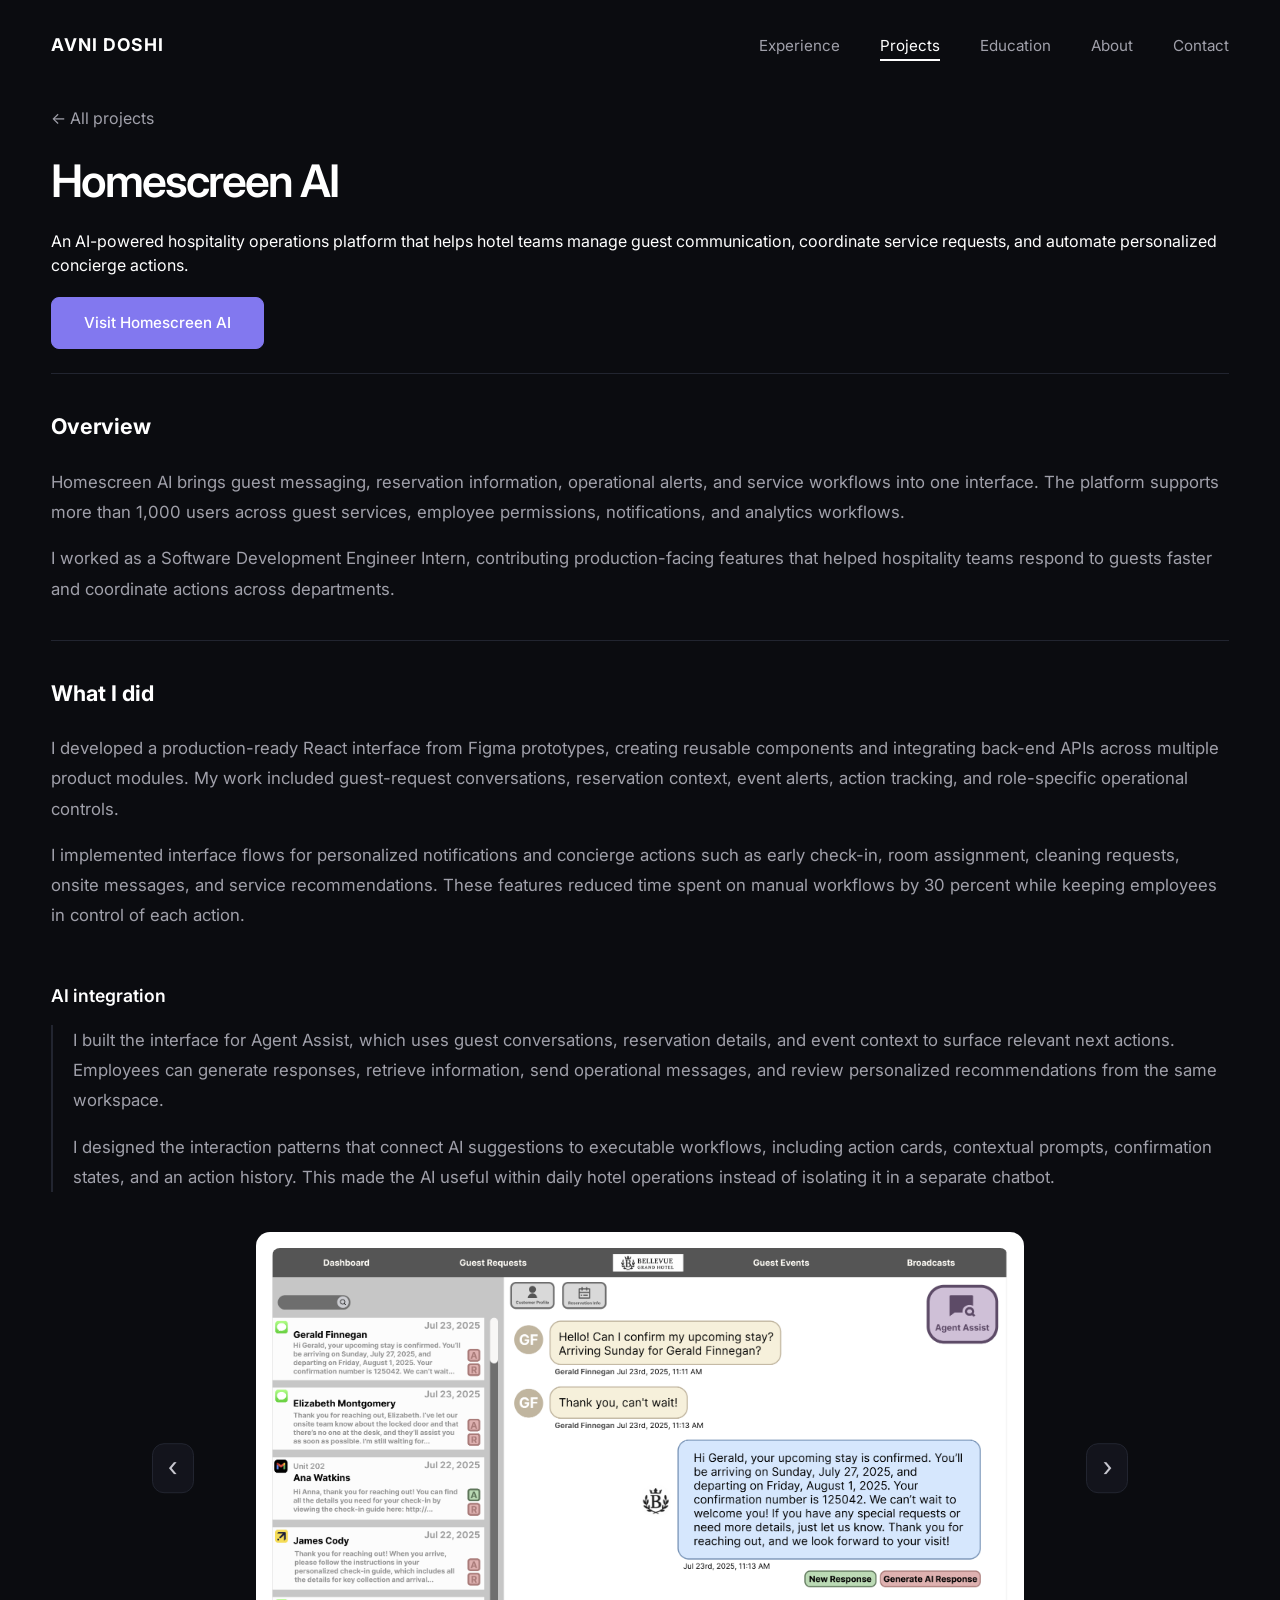
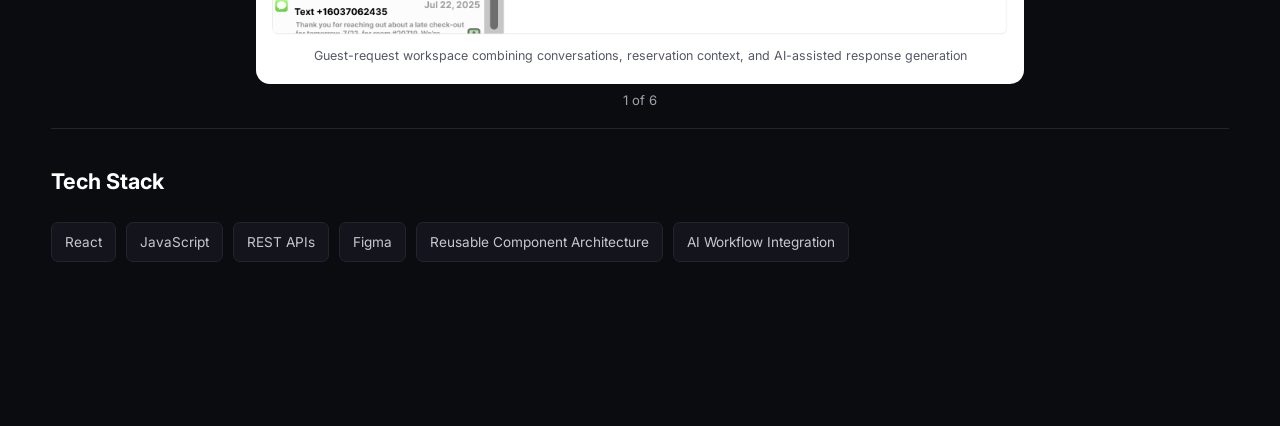
<file: homescreen-ai.html>
<!DOCTYPE html>
<html lang="en">
<head>
    <meta charset="UTF-8">
    <meta name="viewport" content="width=device-width, initial-scale=1.0">
    <title>Homescreen AI - Avni Doshi</title>
    <link rel="icon" type="image/png" href="favicon.png">
    <link rel="preconnect" href="https://fonts.googleapis.com">
    <link rel="preconnect" href="https://fonts.gstatic.com" crossorigin>
    <link href="https://fonts.googleapis.com/css2?family=Inter:wght@300;400;500;600;700&display=swap" rel="stylesheet">
    <link rel="stylesheet" href="style.css?v=20260814-2">
</head>
<body>
    <header>
        <a class="logo" href="/">Avni Doshi</a>
        <nav aria-label="Main navigation"><ul><li><a href="experience.html">Experience</a></li><li><a class="active" href="projects.html">Projects</a></li><li><a href="education.html">Education</a></li><li><a href="about.html">About</a></li><li><a href="contact.html">Contact</a></li></ul></nav>
    </header>

    <main class="case-study homescreen-case-study">
        <a class="back-link" href="projects.html">&larr; All projects</a>

        <section class="case-hero">
            <h1>Homescreen AI</h1>
            <p>An AI-powered hospitality operations platform that helps hotel teams manage guest communication, coordinate service requests, and automate personalized concierge actions.</p>
            <div class="case-hero-actions">
                <a class="btn btn-primary" href="https://homescreen-ai.com/" target="_blank" rel="noopener noreferrer">Visit Homescreen AI</a>
            </div>
        </section>

        <section class="case-section">
            <h2>Overview</h2>
            <div class="case-content">
                <p>Homescreen AI brings guest messaging, reservation information, operational alerts, and service workflows into one interface. The platform supports more than 1,000 users across guest services, employee permissions, notifications, and analytics workflows.</p>
                <p>I worked as a Software Development Engineer Intern, contributing production-facing features that helped hospitality teams respond to guests faster and coordinate actions across departments.</p>
            </div>
        </section>

        <section class="case-section">
            <h2>What I did</h2>
            <div class="case-content">
                <p>I developed a production-ready React interface from Figma prototypes, creating reusable components and integrating back-end APIs across multiple product modules. My work included guest-request conversations, reservation context, event alerts, action tracking, and role-specific operational controls.</p>
                <p>I implemented interface flows for personalized notifications and concierge actions such as early check-in, room assignment, cleaning requests, onsite messages, and service recommendations. These features reduced time spent on manual workflows by 30 percent while keeping employees in control of each action.</p>
            </div>
        </section>

        <div class="case-subsection">
            <h3>AI integration</h3>
            <div class="case-content">
                <p>I built the interface for Agent Assist, which uses guest conversations, reservation details, and event context to surface relevant next actions. Employees can generate responses, retrieve information, send operational messages, and review personalized recommendations from the same workspace.</p>
                <p>I designed the interaction patterns that connect AI suggestions to executable workflows, including action cards, contextual prompts, confirmation states, and an action history. This made the AI useful within daily hotel operations instead of isolating it in a separate chatbot.</p>
            </div>
        </div>

        <section class="project-gallery homescreen-gallery flashcard-gallery" data-flashcard-gallery aria-label="Homescreen AI product screens">
            <figure class="is-active"><img src="images/homescreen-ai/guest-requests.png" alt="Homescreen AI guest request conversation workspace"><figcaption>Guest-request workspace combining conversations, reservation context, and AI-assisted response generation</figcaption></figure>
            <figure><img src="images/homescreen-ai/agent-assist.png" alt="Homescreen AI Agent Assist suggested actions panel"><figcaption>Agent Assist surfacing contextual actions alongside an active guest conversation</figcaption></figure>
            <figure><img src="images/homescreen-ai/action-history.png" alt="Homescreen AI completed action and suggested action interface"><figcaption>Operational action history that records completed tasks while preserving access to additional recommendations</figcaption></figure>
            <figure><img src="images/homescreen-ai/guest-events.png" alt="Homescreen AI guest event recommendations"><figcaption>Guest-event workflow generating personalized service recommendations from arrival and event context</figcaption></figure>
            <figure><img src="images/homescreen-ai/personalized-offer.png" alt="Homescreen AI personalized hospitality offer"><figcaption>Personalized guest outreach with service recommendations and relevant promotional offers</figcaption></figure>
            <figure><img src="images/homescreen-ai/completed-actions.png" alt="Homescreen AI completed hospitality actions"><figcaption>Completed-action view documenting concierge tasks executed through the platform</figcaption></figure>
            <div class="flashcard-controls">
                <button type="button" data-gallery-previous aria-label="Show previous Homescreen AI screen">&#8249;</button>
                <span data-gallery-status aria-live="polite">1 of 6</span>
                <button type="button" data-gallery-next aria-label="Show next Homescreen AI screen">&#8250;</button>
            </div>
        </section>

        <section class="case-section">
            <h2>Tech Stack</h2>
            <div class="tech-list"><span>React</span><span>JavaScript</span><span>REST APIs</span><span>Figma</span><span>Reusable Component Architecture</span><span>AI Workflow Integration</span></div>
        </section>
    </main>
    <script src="gallery.js"></script>
</body>
</html>
</file>
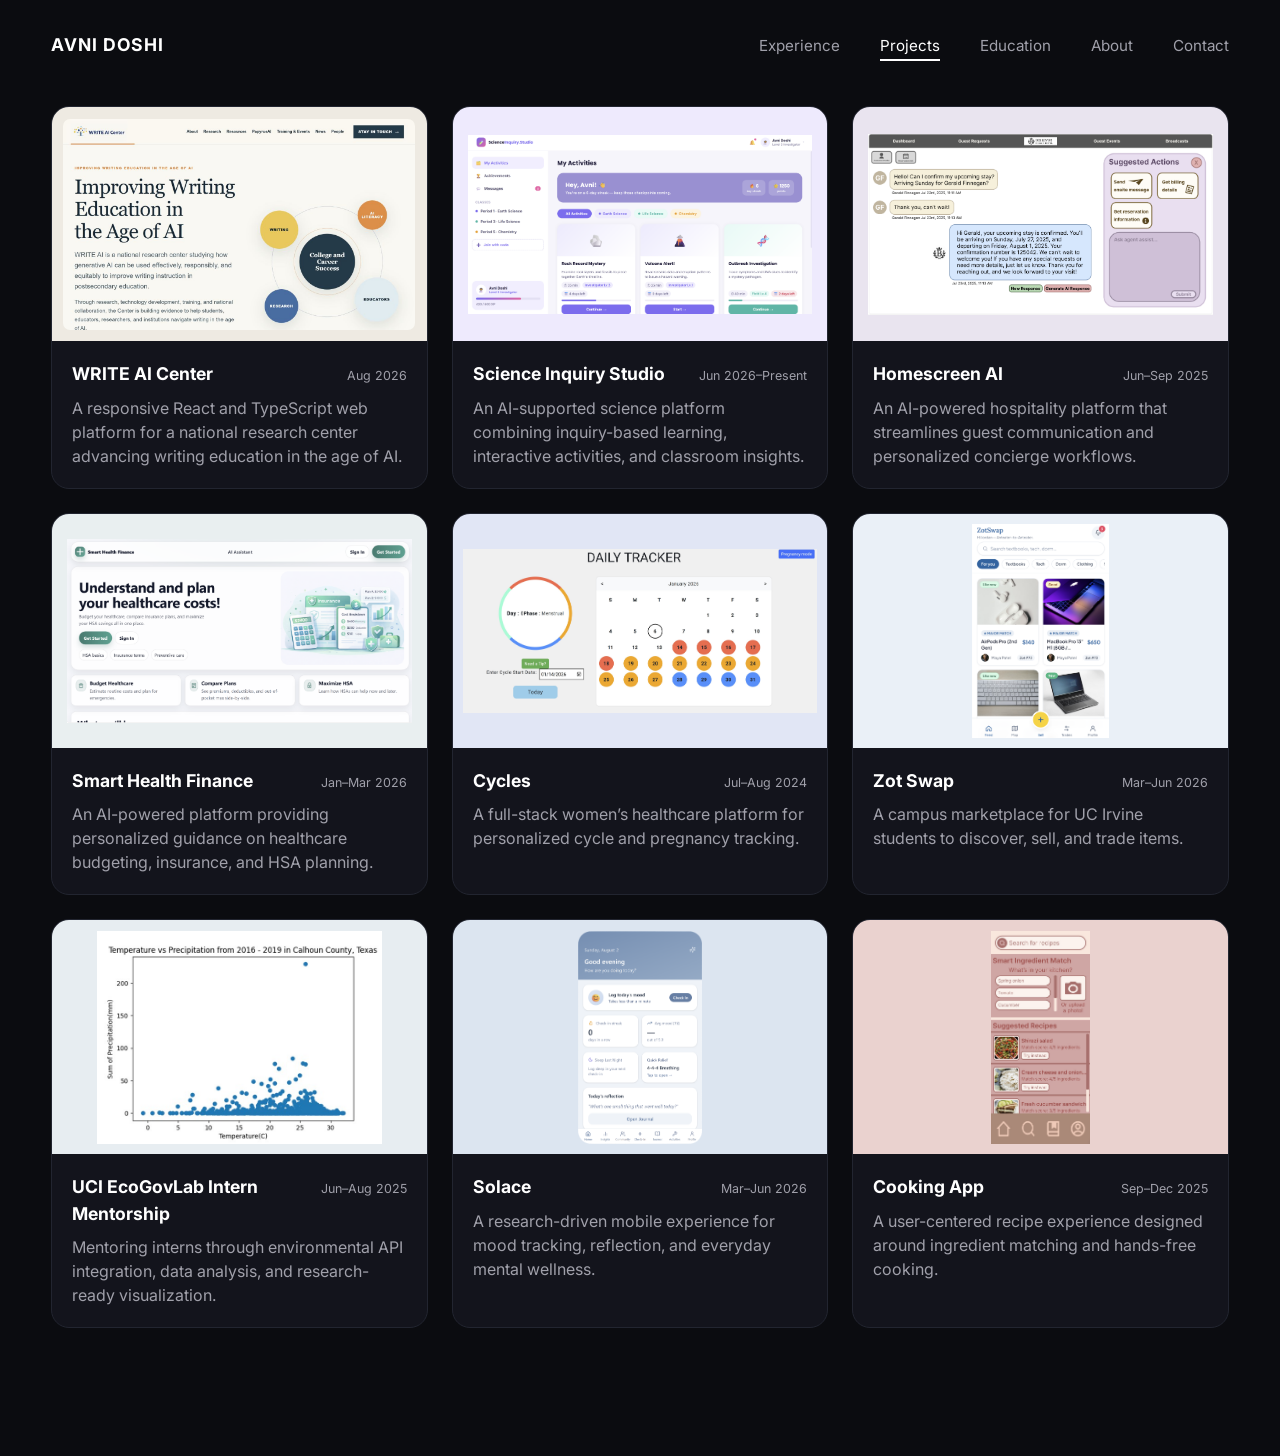
<file: projects.html>
<!DOCTYPE html>
<html lang="en">
<head>
    <meta charset="UTF-8"><meta name="viewport" content="width=device-width, initial-scale=1.0">
    <title>Projects - Avni Doshi</title>
    <link rel="icon" type="image/png" href="favicon.png">
    <link rel="preconnect" href="https://fonts.googleapis.com"><link rel="preconnect" href="https://fonts.gstatic.com" crossorigin>
    <link href="https://fonts.googleapis.com/css2?family=Inter:wght@300;400;500;600;700&display=swap" rel="stylesheet"><link rel="stylesheet" href="style.css?v=20260818-1">
</head>
<body>
    <header><a class="logo" href="/">Avni Doshi</a><nav aria-label="Main navigation"><ul>
        <li><a href="experience.html">Experience</a></li><li><a class="active" aria-current="page" href="projects.html">Projects</a></li><li><a href="education.html">Education</a></li><li><a href="about.html">About</a></li><li><a href="contact.html">Contact</a></li>
    </ul></nav></header>
    <main class="projects-page">
        <section class="project-list" aria-label="Project list">
            <a class="project-card" href="writeai.html"><div class="project-card-image writeai-thumbnail"><img src="images/writeai/home.png" alt="WRITE AI Center homepage designed and developed by Avni Doshi"></div><div class="project-card-copy"><div class="project-card-heading"><h2>WRITE AI Center</h2><span class="project-card-date">Aug 2026</span></div><p>A responsive React and TypeScript web platform for a national research center advancing writing education in the age of AI.</p></div></a>
            <a class="project-card" href="science-inquiry-studio.html"><div class="project-card-image science-thumbnail"><img src="images/science-inquiry-studio/student-activities.png" alt="Science Inquiry Studio student activities platform"></div><div class="project-card-copy"><div class="project-card-heading"><h2>Science Inquiry Studio</h2><span class="project-card-date">Jun 2026–Present</span></div><p>An AI-supported science platform combining inquiry-based learning, interactive activities, and classroom insights.</p></div></a>
            <a class="project-card" href="homescreen-ai.html"><div class="project-card-image homescreen-thumbnail"><img src="images/homescreen-ai/agent-assist.png" alt="Homescreen AI agent-assisted hospitality platform"></div><div class="project-card-copy"><div class="project-card-heading"><h2>Homescreen AI</h2><span class="project-card-date">Jun–Sep 2025</span></div><p>An AI-powered hospitality platform that streamlines guest communication and personalized concierge workflows.</p></div></a>
            <a class="project-card" href="smart-health-finance.html"><div class="project-card-image health-thumbnail"><img src="images/smart-health-finance/landing.png" alt="Smart Health Finance healthcare planning platform"></div><div class="project-card-copy"><div class="project-card-heading"><h2>Smart Health Finance</h2><span class="project-card-date">Jan–Mar 2026</span></div><p>An AI-powered platform providing personalized guidance on healthcare budgeting, insurance, and HSA planning.</p></div></a>
            <a class="project-card" href="cycles.html"><div class="project-card-image cycles-thumbnail"><img src="images/cycles/daily-tracker.jpg" alt="Cycles daily tracker interface"></div><div class="project-card-copy"><div class="project-card-heading"><h2>Cycles</h2><span class="project-card-date">Jul–Aug 2024</span></div><p>A full-stack women’s healthcare platform for personalized cycle and pregnancy tracking.</p></div></a>
            <a class="project-card" href="zot-swap.html"><div class="project-card-image zot-thumbnail"><img src="images/zot-swap/feed.png" alt="Zot Swap marketplace feed"></div><div class="project-card-copy"><div class="project-card-heading"><h2>Zot Swap</h2><span class="project-card-date">Mar–Jun 2026</span></div><p>A campus marketplace for UC Irvine students to discover, sell, and trade items.</p></div></a>
            <a class="project-card" href="ecogovlab-mentorship.html"><div class="project-card-image ecogov-thumbnail"><img src="images/ecogovlab/temperature-precipitation-texas.jpg" alt="Temperature and precipitation visualization produced during the EcoGovLab internship"></div><div class="project-card-copy"><div class="project-card-heading"><h2>UCI EcoGovLab Intern Mentorship</h2><span class="project-card-date">Jun–Aug 2025</span></div><p>Mentoring interns through environmental API integration, data analysis, and research-ready visualization.</p></div></a>
            <a class="project-card" href="solace.html"><div class="project-card-image solace-thumbnail"><img src="images/solace/home.png" alt="Solace wellness dashboard"></div><div class="project-card-copy"><div class="project-card-heading"><h2>Solace</h2><span class="project-card-date">Mar–Jun 2026</span></div><p>A research-driven mobile experience for mood tracking, reflection, and everyday mental wellness.</p></div></a>
            <a class="project-card" href="cooking-app.html"><div class="project-card-image cooking-thumbnail"><img src="images/cooking-app/ingredient-match-ui.jpg" alt="Cooking App ingredient matching interface"></div><div class="project-card-copy"><div class="project-card-heading"><h2>Cooking App</h2><span class="project-card-date">Sep–Dec 2025</span></div><p>A user-centered recipe experience designed around ingredient matching and hands-free cooking.</p></div></a>
        </section>
    </main>
</body>
</html>
</file>
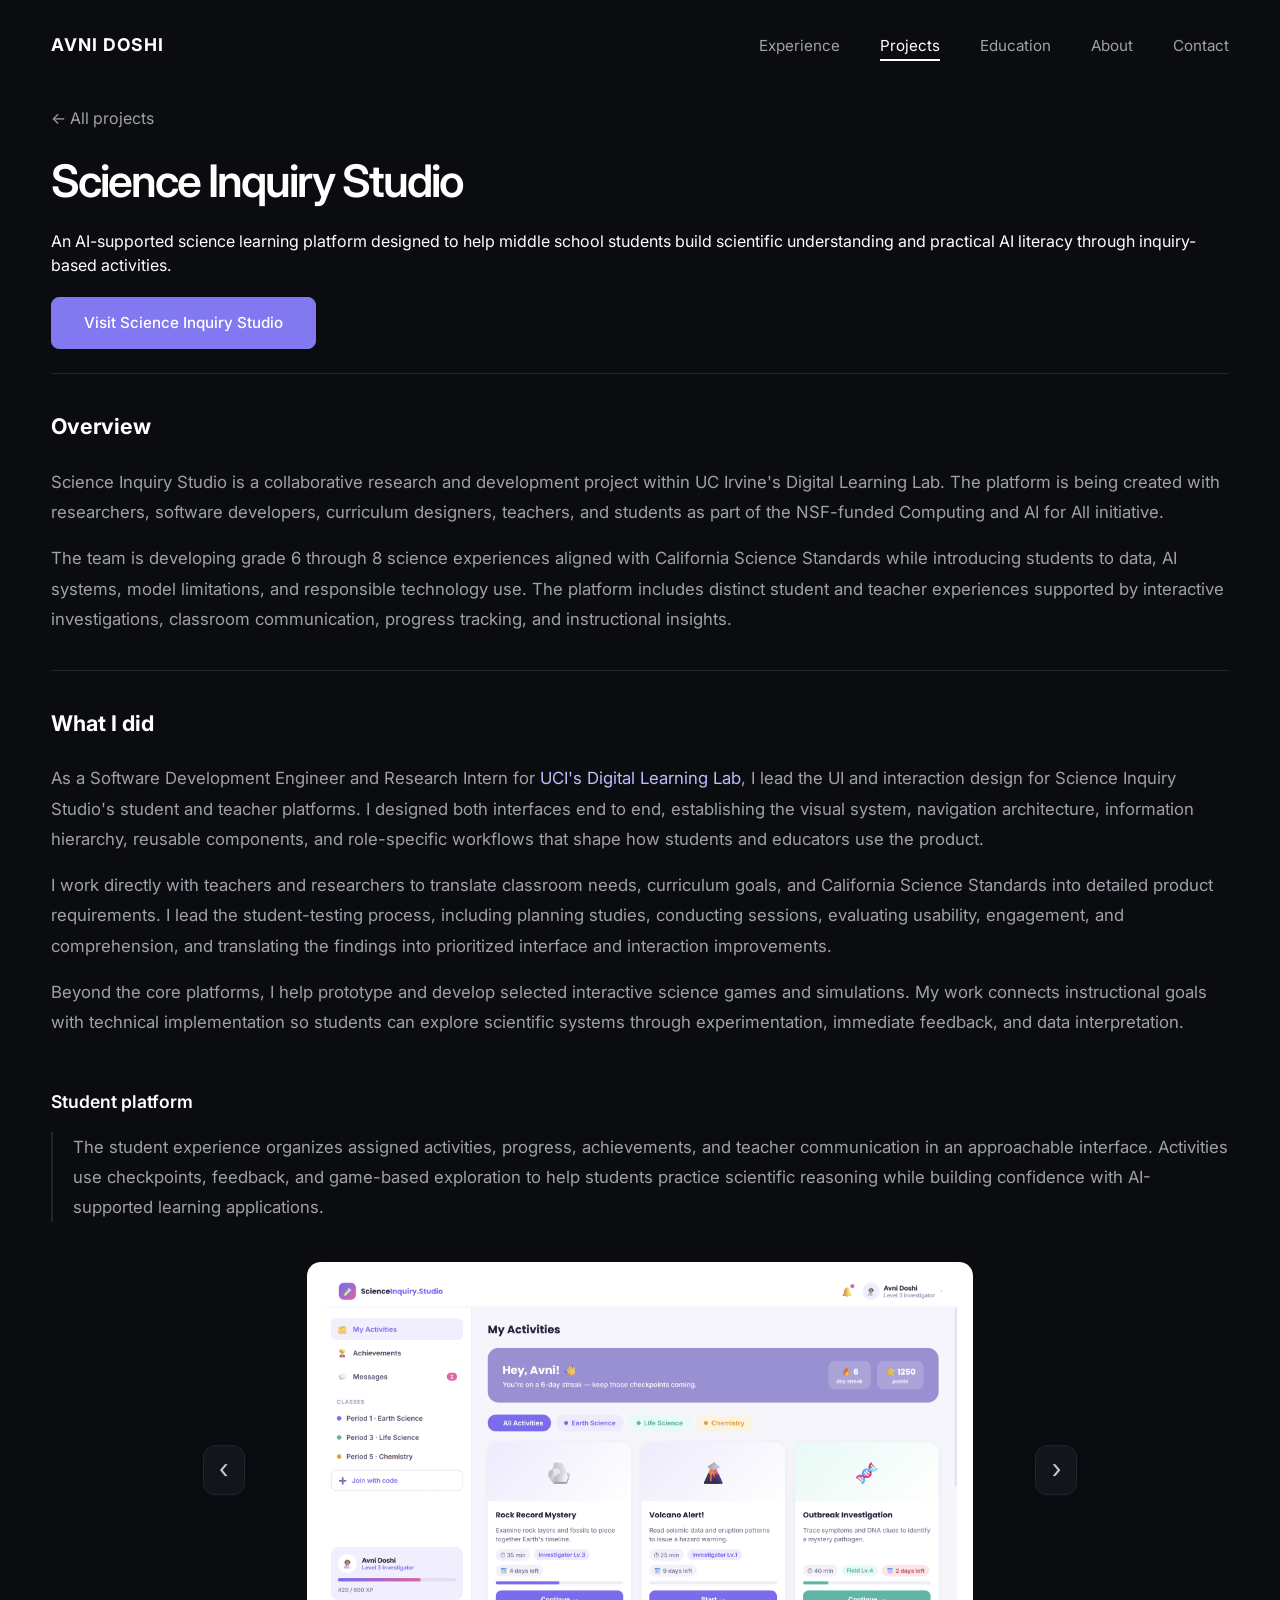
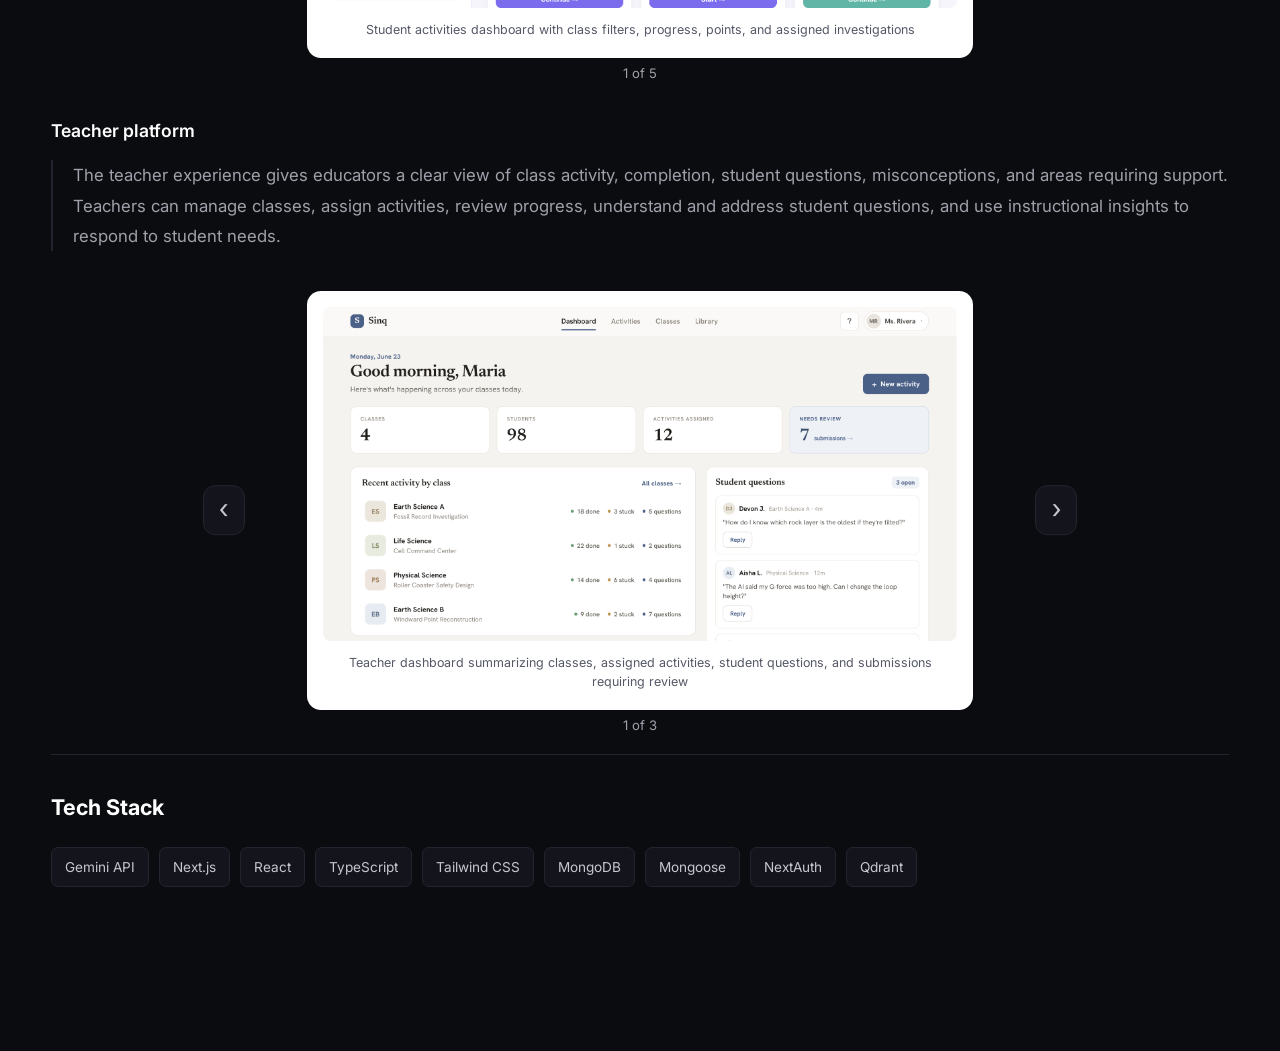
<file: science-inquiry-studio.html>
<!DOCTYPE html>
<html lang="en">
<head>
    <meta charset="UTF-8">
    <meta name="viewport" content="width=device-width, initial-scale=1.0">
    <title>Science Inquiry Studio - Avni Doshi</title>
    <link rel="icon" type="image/png" href="favicon.png">
    <link rel="preconnect" href="https://fonts.googleapis.com">
    <link rel="preconnect" href="https://fonts.gstatic.com" crossorigin>
    <link href="https://fonts.googleapis.com/css2?family=Inter:wght@300;400;500;600;700&display=swap" rel="stylesheet">
    <link rel="stylesheet" href="style.css?v=20260814-2">
</head>
<body>
    <header>
        <a class="logo" href="/">Avni Doshi</a>
        <nav aria-label="Main navigation"><ul><li><a href="experience.html">Experience</a></li><li><a class="active" href="projects.html">Projects</a></li><li><a href="education.html">Education</a></li><li><a href="about.html">About</a></li><li><a href="contact.html">Contact</a></li></ul></nav>
    </header>

    <main class="case-study science-inquiry-case-study">
        <a class="back-link" href="projects.html">&larr; All projects</a>
        <section class="case-hero">
            <h1>Science Inquiry Studio</h1>
            <p>An AI-supported science learning platform designed to help middle school students build scientific understanding and practical AI literacy through inquiry-based activities.</p>
            <a class="btn btn-primary case-hero-action" href="https://sinq.studio/" target="_blank" rel="noopener noreferrer">Visit Science Inquiry Studio</a>
        </section>

        <section class="case-section">
            <h2>Overview</h2>
            <div class="case-content">
                <p>Science Inquiry Studio is a collaborative research and development project within UC Irvine's Digital Learning Lab. The platform is being created with researchers, software developers, curriculum designers, teachers, and students as part of the NSF-funded Computing and AI for All initiative.</p>
                <p>The team is developing grade 6 through 8 science experiences aligned with California Science Standards while introducing students to data, AI systems, model limitations, and responsible technology use. The platform includes distinct student and teacher experiences supported by interactive investigations, classroom communication, progress tracking, and instructional insights.</p>
            </div>
        </section>

        <section class="case-section">
            <h2>What I did</h2>
            <div class="case-content">
                <p>As a Software Development Engineer and Research Intern for <a class="inline-link" href="https://www.digitallearninglab.org/" target="_blank" rel="noopener noreferrer">UCI's Digital Learning Lab</a>, I lead the UI and interaction design for Science Inquiry Studio's student and teacher platforms. I designed both interfaces end to end, establishing the visual system, navigation architecture, information hierarchy, reusable components, and role-specific workflows that shape how students and educators use the product.</p>
                <p>I work directly with teachers and researchers to translate classroom needs, curriculum goals, and California Science Standards into detailed product requirements. I lead the student-testing process, including planning studies, conducting sessions, evaluating usability, engagement, and comprehension, and translating the findings into prioritized interface and interaction improvements.</p>
                <p>Beyond the core platforms, I help prototype and develop selected interactive science games and simulations. My work connects instructional goals with technical implementation so students can explore scientific systems through experimentation, immediate feedback, and data interpretation.</p>
            </div>
        </section>

        <div class="case-subsection"><h3>Student platform</h3><div class="case-content"><p>The student experience organizes assigned activities, progress, achievements, and teacher communication in an approachable interface. Activities use checkpoints, feedback, and game-based exploration to help students practice scientific reasoning while building confidence with AI-supported learning applications.</p></div></div>
        <section class="project-gallery science-gallery flashcard-gallery" data-flashcard-gallery aria-label="Science Inquiry Studio student platform and activities">
            <figure class="is-active"><img src="images/science-inquiry-studio/student-activities.png" alt="Science Inquiry Studio student activities dashboard"><figcaption>Student activities dashboard with class filters, progress, points, and assigned investigations</figcaption></figure>
            <figure><img src="images/science-inquiry-studio/student-achievements.png" alt="Science Inquiry Studio student achievements screen"><figcaption>Achievement system recognizing progress across scientific inquiry and evidence-based reasoning</figcaption></figure>
            <figure><img src="images/science-inquiry-studio/student-messages.png" alt="Science Inquiry Studio student and teacher messaging screen"><figcaption>Class-based messaging that connects students with teachers during investigations</figcaption></figure>
            <figure><img src="images/science-inquiry-studio/activity-water-cycle.png" alt="Interactive Water Cycle Quest activity"><figcaption>Water Cycle Quest, an interactive investigation of evaporation, condensation, precipitation, and energy transfer</figcaption></figure>
            <figure><img src="images/science-inquiry-studio/activity-cell-membrane.png" alt="Interactive cell membrane transport activity"><figcaption>Interactive cell membrane activity for exploring molecular transport and biological systems</figcaption></figure>
            <div class="flashcard-controls"><button type="button" data-gallery-previous aria-label="Show previous student platform screen">&#8249;</button><span data-gallery-status aria-live="polite">1 of 5</span><button type="button" data-gallery-next aria-label="Show next student platform screen">&#8250;</button></div>
        </section>

        <div class="case-subsection"><h3>Teacher platform</h3><div class="case-content"><p>The teacher experience gives educators a clear view of class activity, completion, student questions, misconceptions, and areas requiring support. Teachers can manage classes, assign activities, review progress, understand and address student questions, and use instructional insights to respond to student needs.</p></div></div>
        <section class="project-gallery science-gallery flashcard-gallery" data-flashcard-gallery aria-label="Science Inquiry Studio teacher platform">
            <figure class="is-active"><img src="images/science-inquiry-studio/teacher-dashboard.png" alt="Science Inquiry Studio teacher dashboard"><figcaption>Teacher dashboard summarizing classes, assigned activities, student questions, and submissions requiring review</figcaption></figure>
            <figure><img src="images/science-inquiry-studio/teacher-classes.png" alt="Science Inquiry Studio teacher classes overview"><figcaption>Class management view with completion rates, active activities, and attention indicators</figcaption></figure>
            <figure><img src="images/science-inquiry-studio/teacher-class-detail.png" alt="Science Inquiry Studio teacher class details and insights"><figcaption>Class-level analytics highlighting progress, common misconceptions, difficult checkpoints, and requested hints</figcaption></figure>
            <div class="flashcard-controls"><button type="button" data-gallery-previous aria-label="Show previous teacher platform screen">&#8249;</button><span data-gallery-status aria-live="polite">1 of 3</span><button type="button" data-gallery-next aria-label="Show next teacher platform screen">&#8250;</button></div>
        </section>

        <section class="case-section"><h2>Tech Stack</h2><div class="tech-list"><span>Gemini API</span><span>Next.js</span><span>React</span><span>TypeScript</span><span>Tailwind CSS</span><span>MongoDB</span><span>Mongoose</span><span>NextAuth</span><span>Qdrant</span></div></section>
    </main>
    <script src="gallery.js"></script>
</body>
</html>
</file>
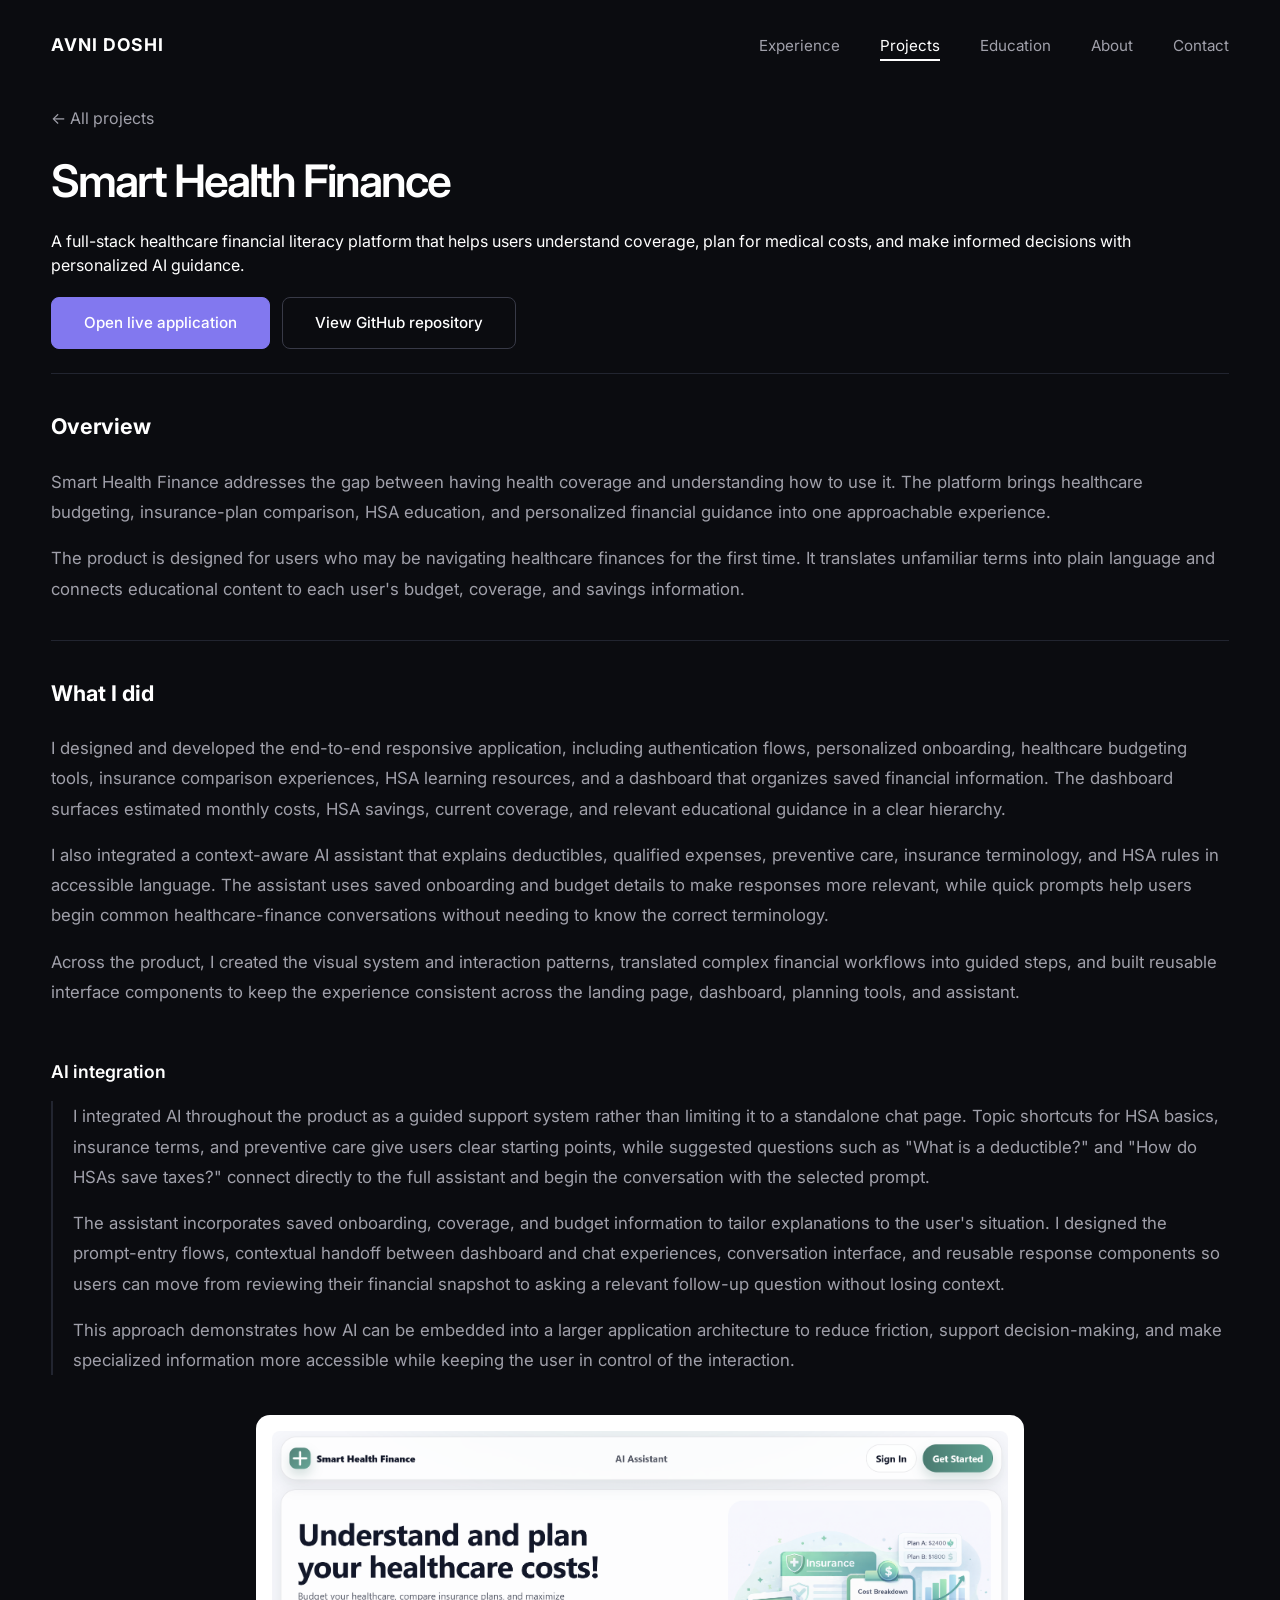
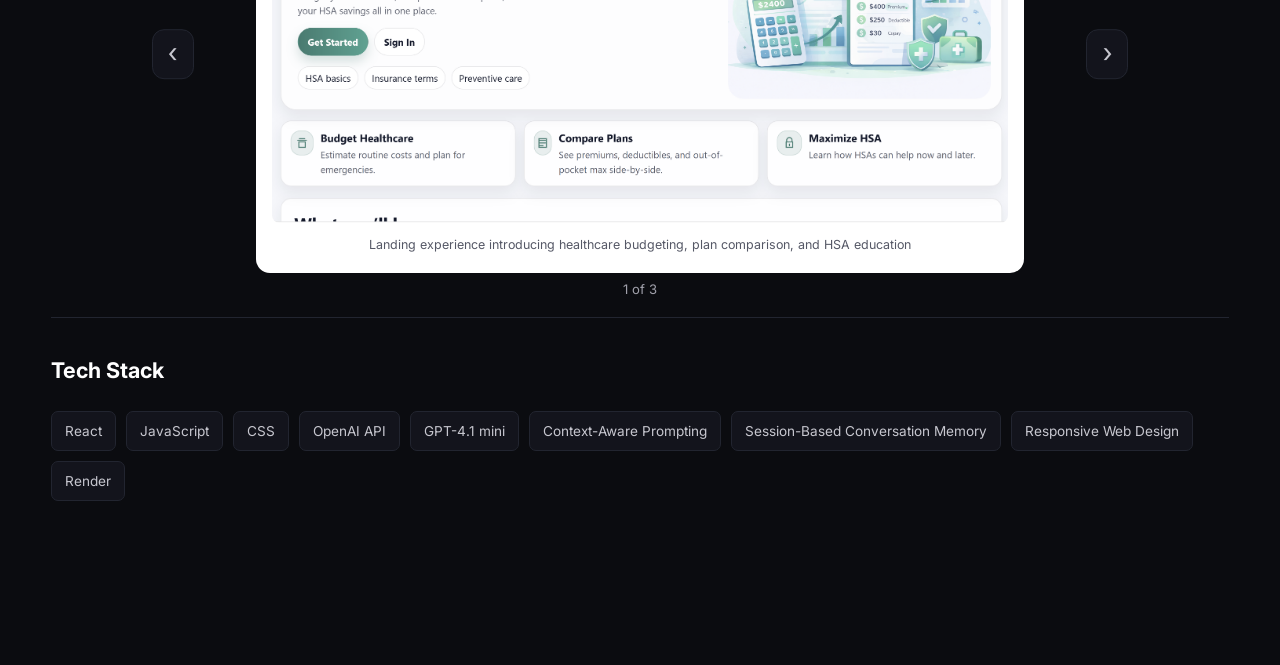
<file: smart-health-finance.html>
<!DOCTYPE html>
<html lang="en">
<head>
    <meta charset="UTF-8">
    <meta name="viewport" content="width=device-width, initial-scale=1.0">
    <title>Smart Health Finance - Avni Doshi</title>
    <link rel="icon" type="image/png" href="favicon.png">
    <link rel="preconnect" href="https://fonts.googleapis.com">
    <link rel="preconnect" href="https://fonts.gstatic.com" crossorigin>
    <link href="https://fonts.googleapis.com/css2?family=Inter:wght@300;400;500;600;700&display=swap" rel="stylesheet">
    <link rel="stylesheet" href="style.css?v=20260814-2">
</head>
<body>
    <header>
        <a class="logo" href="/">Avni Doshi</a>
        <nav aria-label="Main navigation"><ul><li><a href="experience.html">Experience</a></li><li><a class="active" href="projects.html">Projects</a></li><li><a href="education.html">Education</a></li><li><a href="about.html">About</a></li><li><a href="contact.html">Contact</a></li></ul></nav>
    </header>

    <main class="case-study smart-health-case-study">
        <a class="back-link" href="projects.html">&larr; All projects</a>

        <section class="case-hero">
            <h1>Smart Health Finance</h1>
            <p>A full-stack healthcare financial literacy platform that helps users understand coverage, plan for medical costs, and make informed decisions with personalized AI guidance.</p>
            <div class="case-hero-actions">
                <a class="btn btn-primary" href="https://smart-health-finance.onrender.com/" target="_blank" rel="noopener noreferrer">Open live application</a>
                <a class="btn btn-secondary" href="https://github.com/AvniDoshi/smart-health-finance" target="_blank" rel="noopener noreferrer">View GitHub repository</a>
            </div>
        </section>

        <section class="case-section">
            <h2>Overview</h2>
            <div class="case-content">
                <p>Smart Health Finance addresses the gap between having health coverage and understanding how to use it. The platform brings healthcare budgeting, insurance-plan comparison, HSA education, and personalized financial guidance into one approachable experience.</p>
                <p>The product is designed for users who may be navigating healthcare finances for the first time. It translates unfamiliar terms into plain language and connects educational content to each user's budget, coverage, and savings information.</p>
            </div>
        </section>

        <section class="case-section">
            <h2>What I did</h2>
            <div class="case-content">
                <p>I designed and developed the end-to-end responsive application, including authentication flows, personalized onboarding, healthcare budgeting tools, insurance comparison experiences, HSA learning resources, and a dashboard that organizes saved financial information. The dashboard surfaces estimated monthly costs, HSA savings, current coverage, and relevant educational guidance in a clear hierarchy.</p>
                <p>I also integrated a context-aware AI assistant that explains deductibles, qualified expenses, preventive care, insurance terminology, and HSA rules in accessible language. The assistant uses saved onboarding and budget details to make responses more relevant, while quick prompts help users begin common healthcare-finance conversations without needing to know the correct terminology.</p>
                <p>Across the product, I created the visual system and interaction patterns, translated complex financial workflows into guided steps, and built reusable interface components to keep the experience consistent across the landing page, dashboard, planning tools, and assistant.</p>
            </div>
        </section>

        <div class="case-subsection">
            <h3>AI integration</h3>
            <div class="case-content">
                <p>I integrated AI throughout the product as a guided support system rather than limiting it to a standalone chat page. Topic shortcuts for HSA basics, insurance terms, and preventive care give users clear starting points, while suggested questions such as "What is a deductible?" and "How do HSAs save taxes?" connect directly to the full assistant and begin the conversation with the selected prompt.</p>
                <p>The assistant incorporates saved onboarding, coverage, and budget information to tailor explanations to the user's situation. I designed the prompt-entry flows, contextual handoff between dashboard and chat experiences, conversation interface, and reusable response components so users can move from reviewing their financial snapshot to asking a relevant follow-up question without losing context.</p>
                <p>This approach demonstrates how AI can be embedded into a larger application architecture to reduce friction, support decision-making, and make specialized information more accessible while keeping the user in control of the interaction.</p>
            </div>
        </div>

        <section class="project-gallery health-gallery flashcard-gallery" data-flashcard-gallery aria-label="Smart Health Finance application screens">
            <figure class="is-active"><img src="images/smart-health-finance/landing.png" alt="Smart Health Finance landing page with healthcare budgeting, insurance comparison, and HSA tools"><figcaption>Landing experience introducing healthcare budgeting, plan comparison, and HSA education</figcaption></figure>
            <figure><img src="images/smart-health-finance/dashboard.png" alt="Smart Health Finance personalized dashboard and AI assistant"><figcaption>Personalized dashboard combining saved financial details, cost summaries, and contextual AI support</figcaption></figure>
            <figure><img src="images/smart-health-finance/ai-assistant.png" alt="Smart Health Finance AI assistant answering a question about qualified medical expenses"><figcaption>AI assistant translating healthcare-finance concepts into personalized, plain-language guidance</figcaption></figure>
            <div class="flashcard-controls">
                <button type="button" data-gallery-previous aria-label="Show previous Smart Health Finance screen">&#8249;</button>
                <span data-gallery-status aria-live="polite">1 of 3</span>
                <button type="button" data-gallery-next aria-label="Show next Smart Health Finance screen">&#8250;</button>
            </div>
        </section>

        <section class="case-section">
            <h2>Tech Stack</h2>
            <div class="tech-list"><span>React</span><span>JavaScript</span><span>CSS</span><span>OpenAI API</span><span>GPT-4.1 mini</span><span>Context-Aware Prompting</span><span>Session-Based Conversation Memory</span><span>Responsive Web Design</span><span>Render</span></div>
        </section>
    </main>
    <script src="gallery.js"></script>
</body>
</html>
</file>
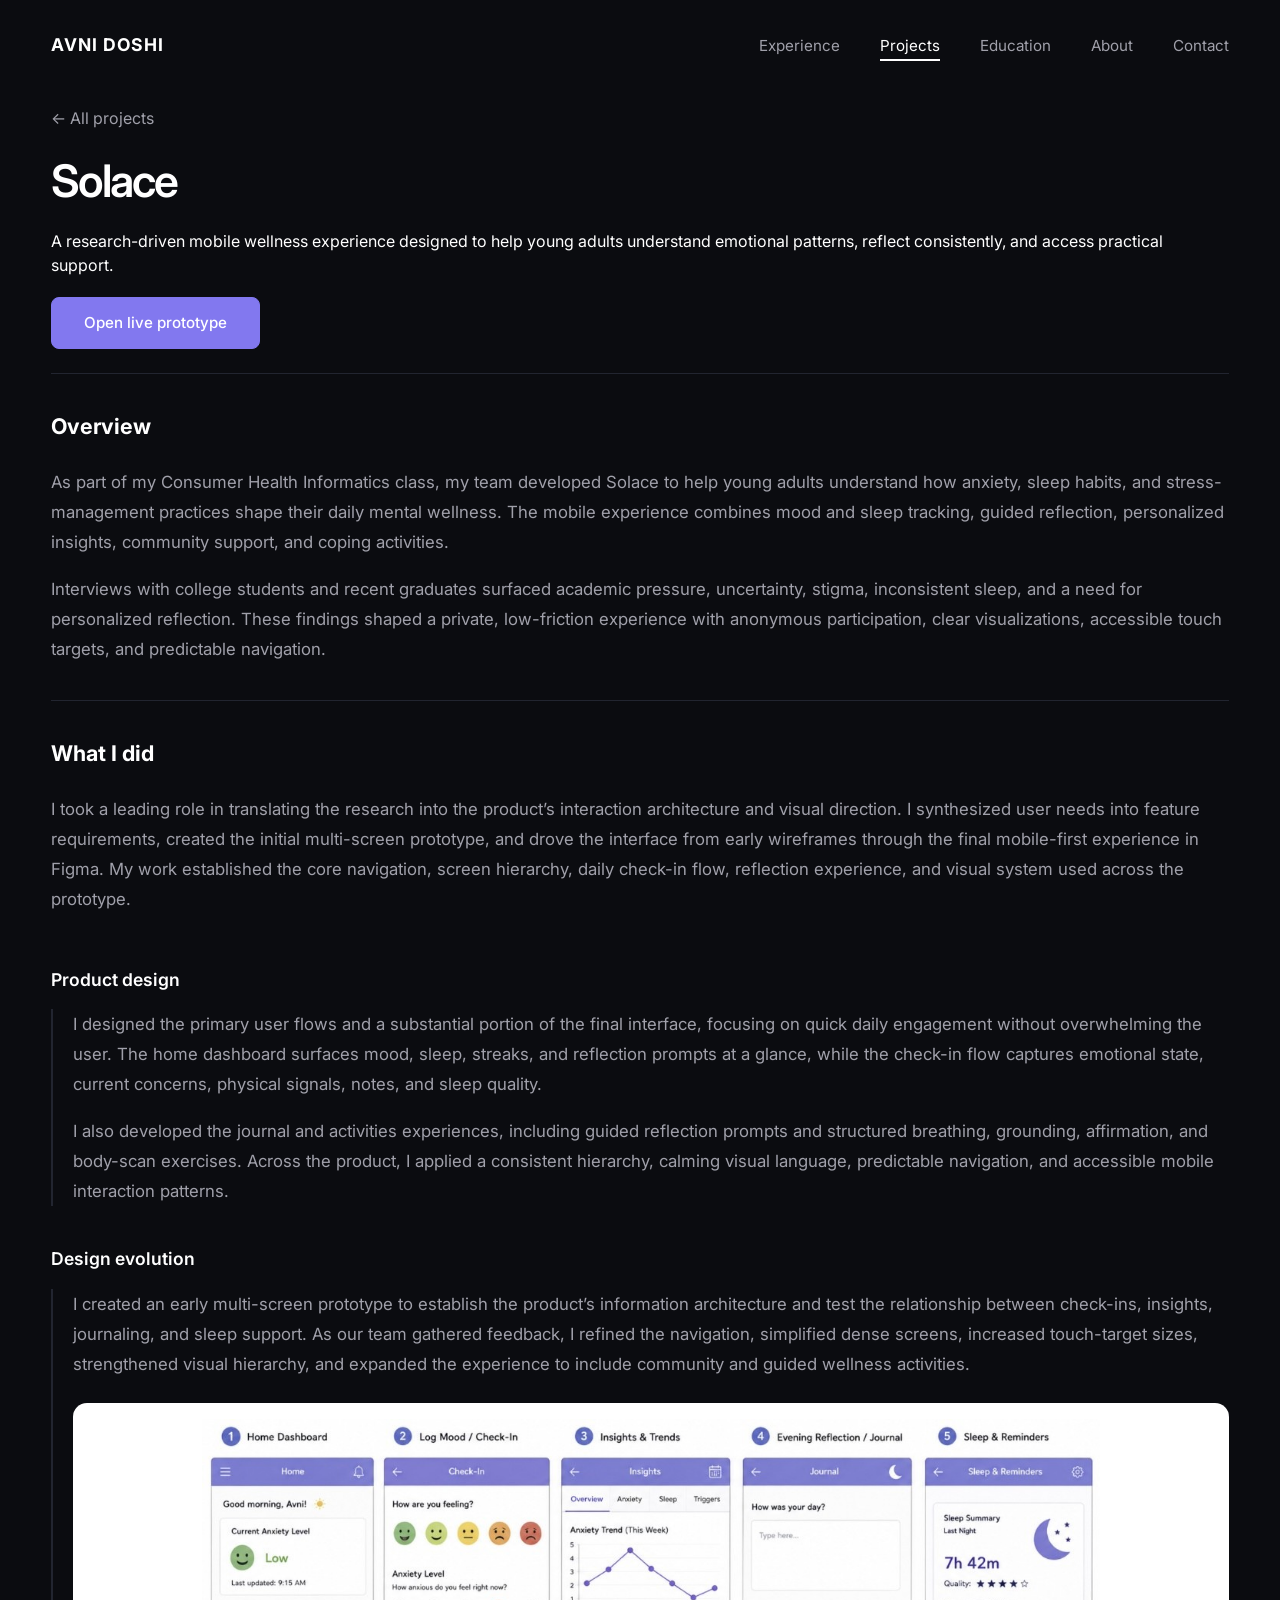
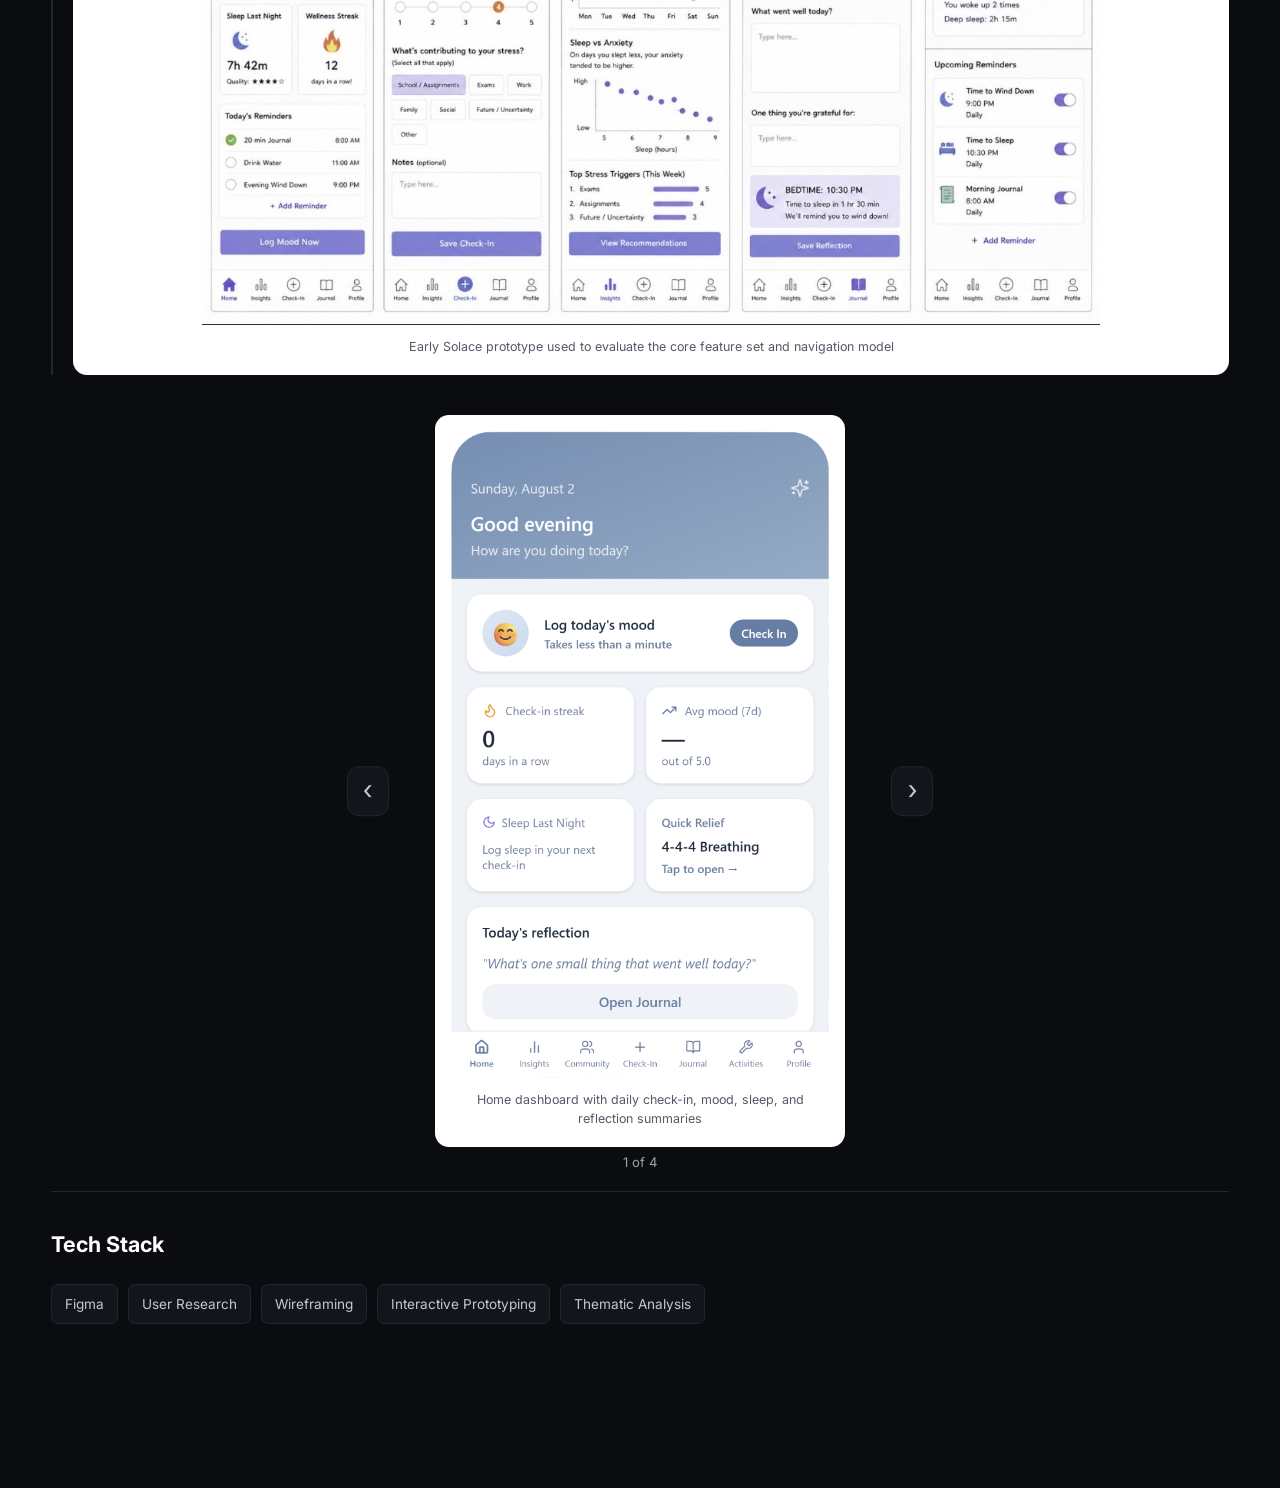
<file: solace.html>
<!DOCTYPE html>
<html lang="en">
<head>
    <meta charset="UTF-8">
    <meta name="viewport" content="width=device-width, initial-scale=1.0">
    <title>Solace - Avni Doshi</title>
    <link rel="icon" type="image/png" href="favicon.png">
    <link rel="preconnect" href="https://fonts.googleapis.com">
    <link rel="preconnect" href="https://fonts.gstatic.com" crossorigin>
    <link href="https://fonts.googleapis.com/css2?family=Inter:wght@300;400;500;600;700&display=swap" rel="stylesheet">
    <link rel="stylesheet" href="style.css?v=20260814-2">
</head>
<body>
    <header>
        <a class="logo" href="/">Avni Doshi</a>
        <nav aria-label="Main navigation"><ul><li><a href="experience.html">Experience</a></li><li><a class="active" href="projects.html">Projects</a></li><li><a href="education.html">Education</a></li><li><a href="about.html">About</a></li><li><a href="contact.html">Contact</a></li></ul></nav>
    </header>

    <main class="case-study solace-case-study">
        <a class="back-link" href="projects.html">← All projects</a>

        <section class="case-hero">
            <h1>Solace</h1>
            <p>A research-driven mobile wellness experience designed to help young adults understand emotional patterns, reflect consistently, and access practical support.</p>
            <a class="btn btn-primary case-hero-action" href="https://scan-lilac-99932909.figma.site" target="_blank" rel="noopener noreferrer">Open live prototype</a>
        </section>

        <section class="case-section">
            <h2>Overview</h2>
            <div class="case-content">
                <p>As part of my Consumer Health Informatics class, my team developed Solace to help young adults understand how anxiety, sleep habits, and stress-management practices shape their daily mental wellness. The mobile experience combines mood and sleep tracking, guided reflection, personalized insights, community support, and coping activities.</p>
                <p>Interviews with college students and recent graduates surfaced academic pressure, uncertainty, stigma, inconsistent sleep, and a need for personalized reflection. These findings shaped a private, low-friction experience with anonymous participation, clear visualizations, accessible touch targets, and predictable navigation.</p>
            </div>
        </section>

        <section class="case-section">
            <h2>What I did</h2>
            <div class="case-content">
                <p>I took a leading role in translating the research into the product’s interaction architecture and visual direction. I synthesized user needs into feature requirements, created the initial multi-screen prototype, and drove the interface from early wireframes through the final mobile-first experience in Figma. My work established the core navigation, screen hierarchy, daily check-in flow, reflection experience, and visual system used across the prototype.</p>
            </div>
        </section>

        <div class="case-subsection">
            <h3>Product design</h3>
            <div class="case-content">
                <p>I designed the primary user flows and a substantial portion of the final interface, focusing on quick daily engagement without overwhelming the user. The home dashboard surfaces mood, sleep, streaks, and reflection prompts at a glance, while the check-in flow captures emotional state, current concerns, physical signals, notes, and sleep quality.</p>
                <p>I also developed the journal and activities experiences, including guided reflection prompts and structured breathing, grounding, affirmation, and body-scan exercises. Across the product, I applied a consistent hierarchy, calming visual language, predictable navigation, and accessible mobile interaction patterns.</p>
            </div>
        </div>

        <div class="case-subsection">
            <h3>Design evolution</h3>
            <div class="case-content">
                <p>I created an early multi-screen prototype to establish the product’s information architecture and test the relationship between check-ins, insights, journaling, and sleep support. As our team gathered feedback, I refined the navigation, simplified dense screens, increased touch-target sizes, strengthened visual hierarchy, and expanded the experience to include community and guided wellness activities.</p>
                <figure class="prototype-evolution"><img src="images/solace/early-prototype.png" alt="Early five-screen Solace prototype showing the home dashboard, mood check-in, insights, journal, and sleep reminders"><figcaption>Early Solace prototype used to evaluate the core feature set and navigation model</figcaption></figure>
            </div>
        </div>

        <section class="project-gallery solace-gallery flashcard-gallery" data-flashcard-gallery aria-label="Solace mobile application screens">
            <figure class="is-active"><img src="images/solace/home.png" alt="Solace home dashboard with wellness check-in and summary cards"><figcaption>Home dashboard with daily check-in, mood, sleep, and reflection summaries</figcaption></figure>
            <figure><img src="images/solace/check-in.png" alt="Solace daily wellness check-in interface"><figcaption>Structured check-in for mood, stressors, physical signals, and sleep</figcaption></figure>
            <figure><img src="images/solace/journal.png" alt="Solace guided journal interface"><figcaption>Guided journal prompts designed to support consistent reflection</figcaption></figure>
            <figure><img src="images/solace/activities.png" alt="Solace wellness activities and anxiety tips interface"><figcaption>Self-care activities and practical anxiety-management resources</figcaption></figure>
            <div class="flashcard-controls">
                <button type="button" data-gallery-previous aria-label="Show previous Solace screen">&#8249;</button>
                <span data-gallery-status aria-live="polite">1 of 4</span>
                <button type="button" data-gallery-next aria-label="Show next Solace screen">&#8250;</button>
            </div>
        </section>

        <section class="case-section">
            <h2>Tech Stack</h2>
            <div class="tech-list"><span>Figma</span><span>User Research</span><span>Wireframing</span><span>Interactive Prototyping</span><span>Thematic Analysis</span></div>
        </section>
    </main>
    <script src="gallery.js"></script>
</body>
</html>
</file>
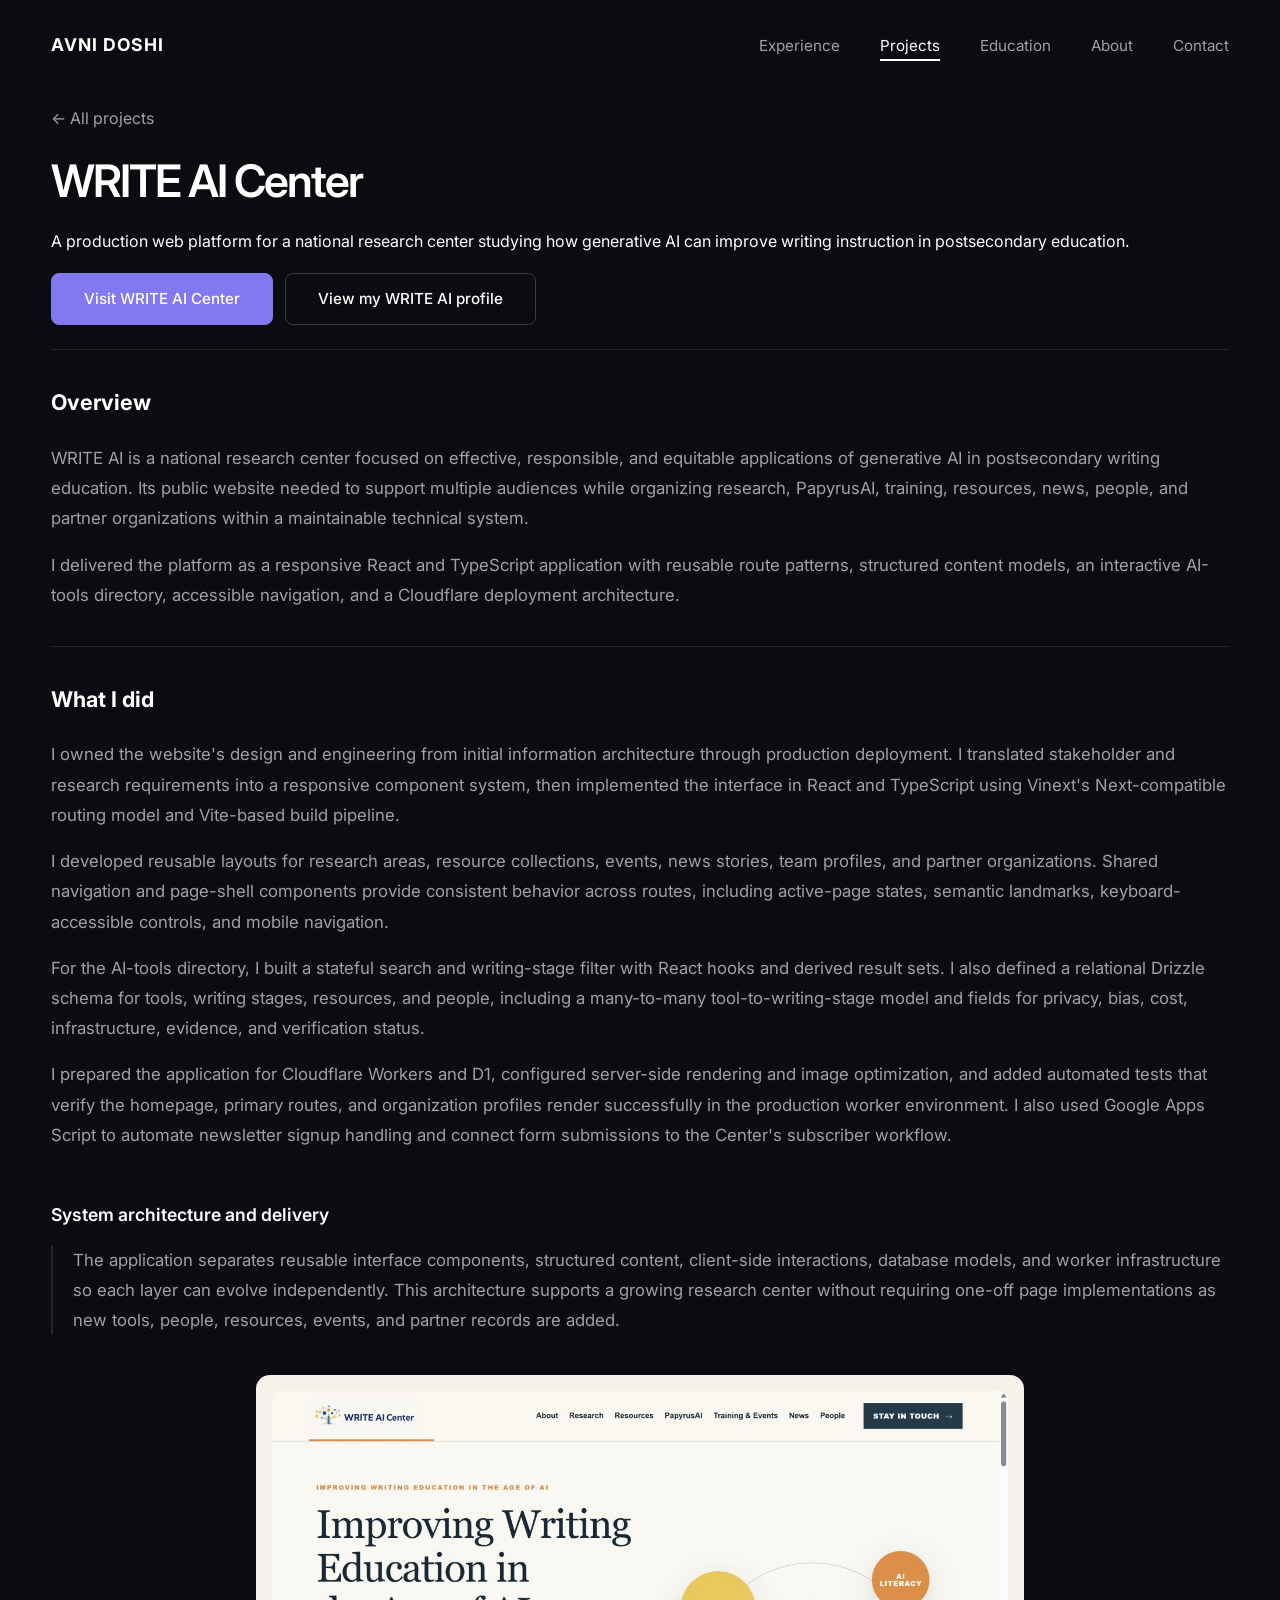
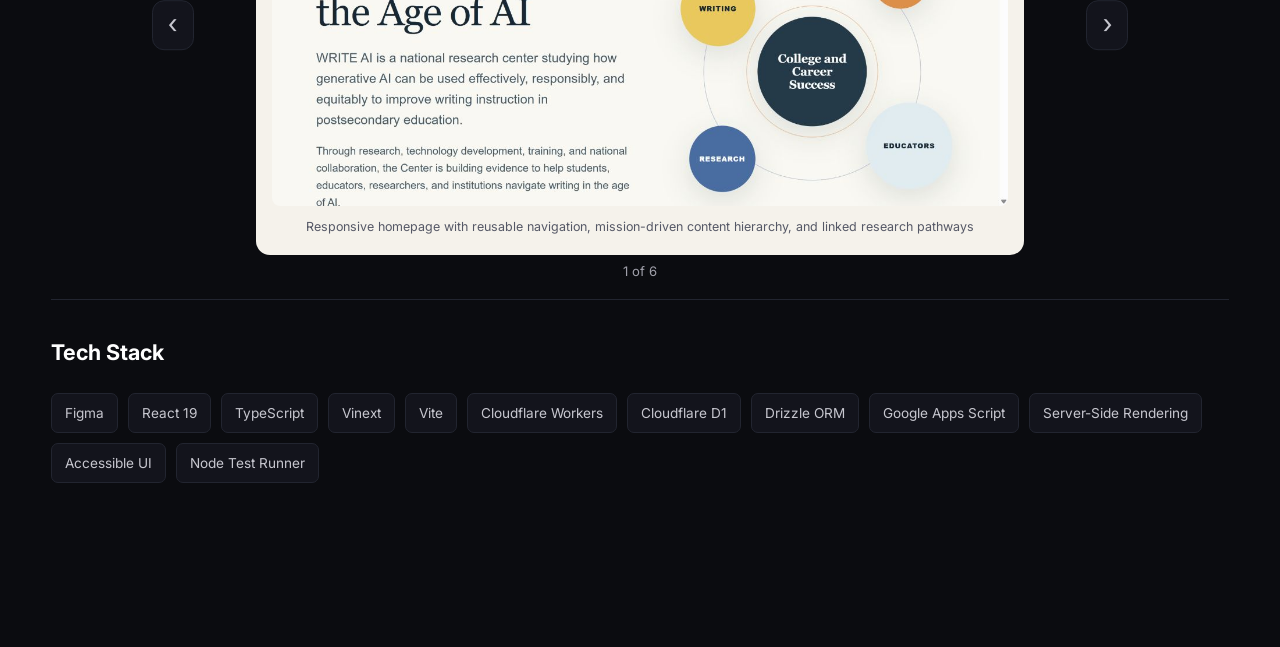
<file: writeai.html>
<!DOCTYPE html>
<html lang="en">
<head>
    <meta charset="UTF-8">
    <meta name="viewport" content="width=device-width, initial-scale=1.0">
    <title>WRITE AI Center - Avni Doshi</title>
    <link rel="icon" type="image/png" href="favicon.png">
    <link rel="preconnect" href="https://fonts.googleapis.com">
    <link rel="preconnect" href="https://fonts.gstatic.com" crossorigin>
    <link href="https://fonts.googleapis.com/css2?family=Inter:wght@300;400;500;600;700&display=swap" rel="stylesheet">
    <link rel="stylesheet" href="style.css?v=20260818-1">
</head>
<body>
    <header>
        <a class="logo" href="/">Avni Doshi</a>
        <nav aria-label="Main navigation"><ul><li><a href="experience.html">Experience</a></li><li><a class="active" href="projects.html">Projects</a></li><li><a href="education.html">Education</a></li><li><a href="about.html">About</a></li><li><a href="contact.html">Contact</a></li></ul></nav>
    </header>

    <main class="case-study writeai-case-study">
        <a class="back-link" href="projects.html">&larr; All projects</a>

        <section class="case-hero">
            <h1>WRITE AI Center</h1>
            <p>A production web platform for a national research center studying how generative AI can improve writing instruction in postsecondary education.</p>
            <div class="case-hero-actions">
                <a class="btn btn-primary" href="https://writeai.center/" target="_blank" rel="noopener noreferrer">Visit WRITE AI Center</a>
                <a class="btn btn-secondary" href="https://writeai.center/people/avni-doshi" target="_blank" rel="noopener noreferrer">View my WRITE AI profile</a>
            </div>
        </section>

        <section class="case-section">
            <h2>Overview</h2>
            <div class="case-content">
                <p>WRITE AI is a national research center focused on effective, responsible, and equitable applications of generative AI in postsecondary writing education. Its public website needed to support multiple audiences while organizing research, PapyrusAI, training, resources, news, people, and partner organizations within a maintainable technical system.</p>
                <p>I delivered the platform as a responsive React and TypeScript application with reusable route patterns, structured content models, an interactive AI-tools directory, accessible navigation, and a Cloudflare deployment architecture.</p>
            </div>
        </section>

        <section class="case-section">
            <h2>What I did</h2>
            <div class="case-content">
                <p>I owned the website's design and engineering from initial information architecture through production deployment. I translated stakeholder and research requirements into a responsive component system, then implemented the interface in React and TypeScript using Vinext's Next-compatible routing model and Vite-based build pipeline.</p>
                <p>I developed reusable layouts for research areas, resource collections, events, news stories, team profiles, and partner organizations. Shared navigation and page-shell components provide consistent behavior across routes, including active-page states, semantic landmarks, keyboard-accessible controls, and mobile navigation.</p>
                <p>For the AI-tools directory, I built a stateful search and writing-stage filter with React hooks and derived result sets. I also defined a relational Drizzle schema for tools, writing stages, resources, and people, including a many-to-many tool-to-writing-stage model and fields for privacy, bias, cost, infrastructure, evidence, and verification status.</p>
                <p>I prepared the application for Cloudflare Workers and D1, configured server-side rendering and image optimization, and added automated tests that verify the homepage, primary routes, and organization profiles render successfully in the production worker environment. I also used Google Apps Script to automate newsletter signup handling and connect form submissions to the Center's subscriber workflow.</p>
            </div>
        </section>

        <div class="case-subsection">
            <h3>System architecture and delivery</h3>
            <div class="case-content">
                <p>The application separates reusable interface components, structured content, client-side interactions, database models, and worker infrastructure so each layer can evolve independently. This architecture supports a growing research center without requiring one-off page implementations as new tools, people, resources, events, and partner records are added.</p>
            </div>
        </div>

        <section class="project-gallery writeai-gallery flashcard-gallery" data-flashcard-gallery aria-label="WRITE AI Center platform features">
            <figure class="is-active"><img src="images/writeai/home.png" alt="WRITE AI Center responsive homepage"><figcaption>Responsive homepage with reusable navigation, mission-driven content hierarchy, and linked research pathways</figcaption></figure>
            <figure><img src="images/writeai/ai-tools.png" alt="WRITE AI Center AI tools directory filtered to PapyrusAI"><figcaption>Client-side AI-tools directory filtering records by search query and writing stage while exposing cost, privacy, and evidence fields</figcaption></figure>
            <figure><img src="images/writeai/research.png" alt="WRITE AI Center detailed research question template"><figcaption>Reusable research template structuring complex study scope, infrastructure requirements, safety considerations, and expected outputs</figcaption></figure>
            <figure><img src="images/writeai/papyrus-ai.png" alt="WRITE AI Center PapyrusAI product page"><figcaption>Product-focused route explaining PapyrusAI's LLM-supported writing environment and research context</figcaption></figure>
            <figure><img src="images/writeai/contact.png" alt="WRITE AI Center newsletter signup form"><figcaption>Newsletter signup interface connected to a Google Apps Script workflow for processing subscriber form submissions</figcaption></figure>
            <figure><img src="images/writeai/profile.png" alt="Avni Doshi profile on the WRITE AI Center website"><figcaption>Dynamic team-profile route generated from structured people data and shared profile components</figcaption></figure>
            <div class="flashcard-controls">
                <button type="button" data-gallery-previous aria-label="Show previous WRITE AI screen">&#8249;</button>
                <span data-gallery-status aria-live="polite">1 of 6</span>
                <button type="button" data-gallery-next aria-label="Show next WRITE AI screen">&#8250;</button>
            </div>
        </section>

        <section class="case-section">
            <h2>Tech Stack</h2>
            <div class="tech-list"><span>Figma</span><span>React 19</span><span>TypeScript</span><span>Vinext</span><span>Vite</span><span>Cloudflare Workers</span><span>Cloudflare D1</span><span>Drizzle ORM</span><span>Google Apps Script</span><span>Server-Side Rendering</span><span>Accessible UI</span><span>Node Test Runner</span></div>
        </section>
    </main>
    <script src="gallery.js"></script>
</body>
</html>
</file>
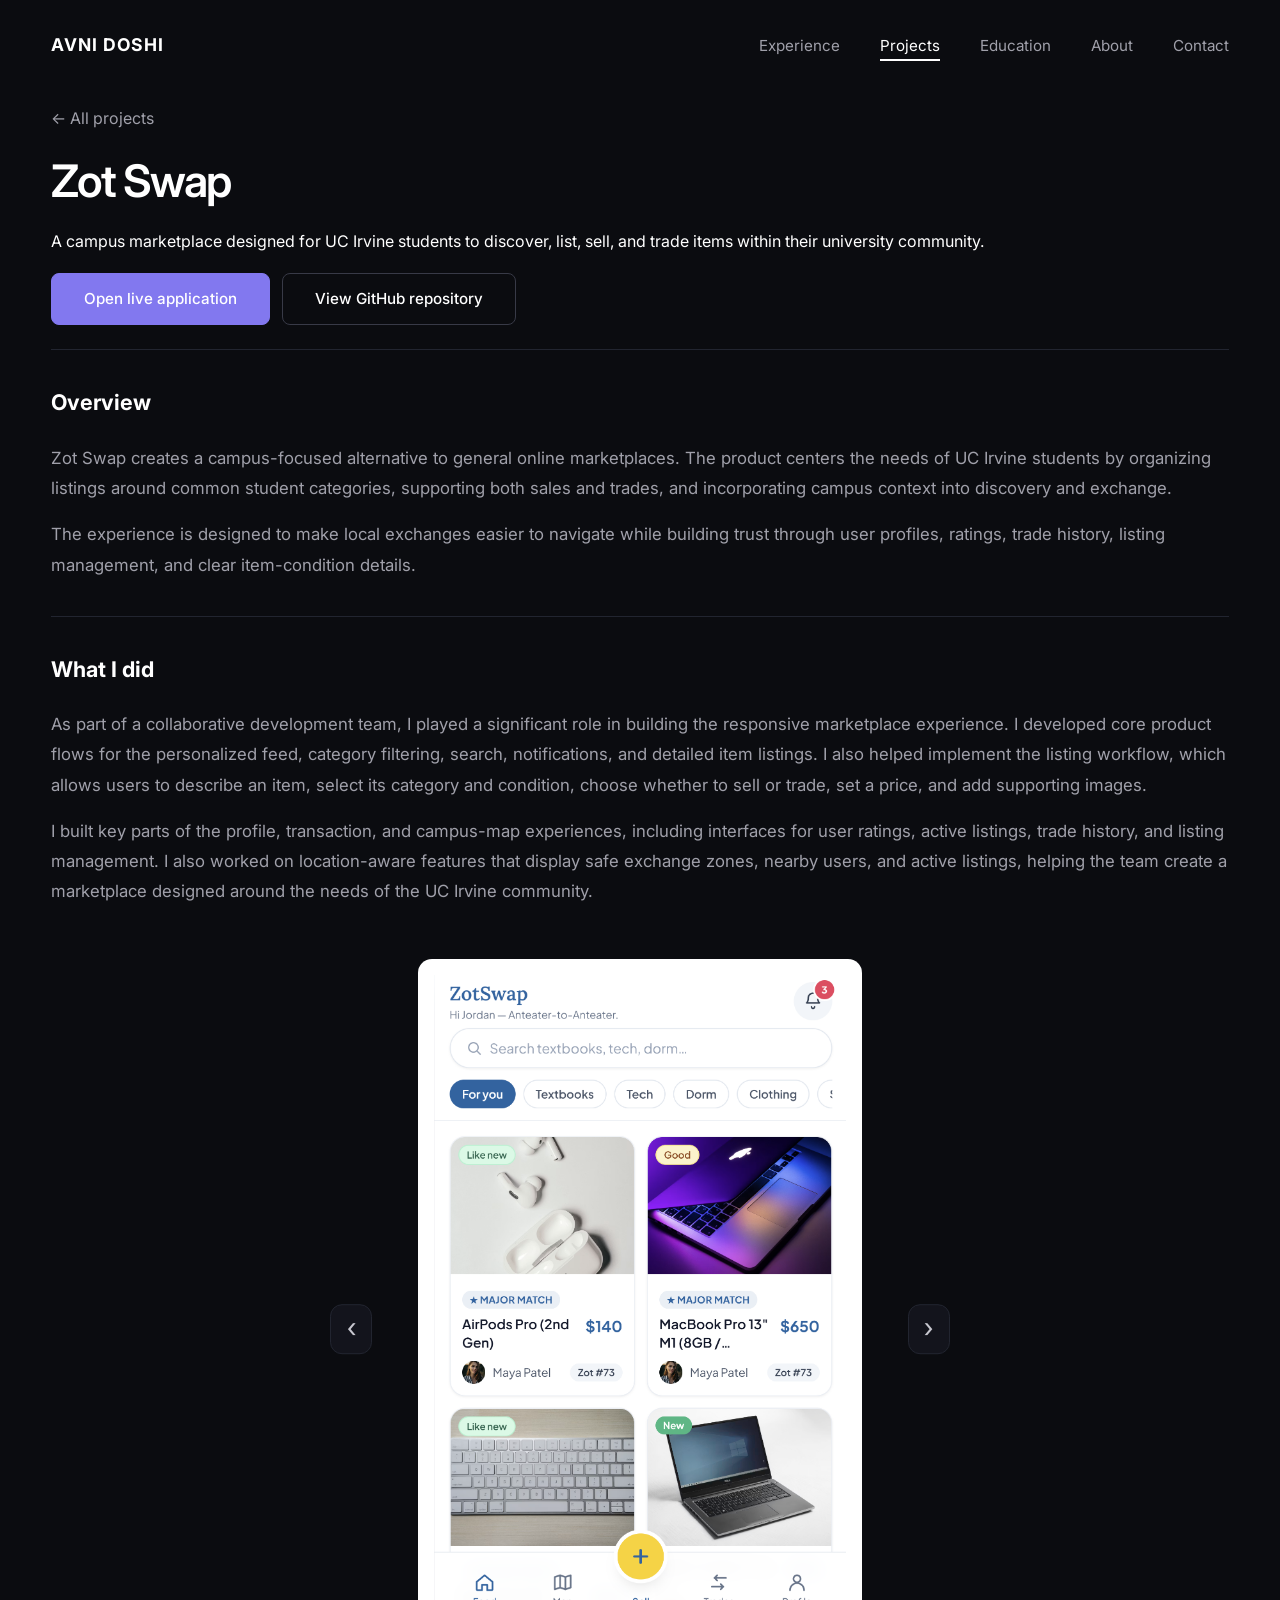
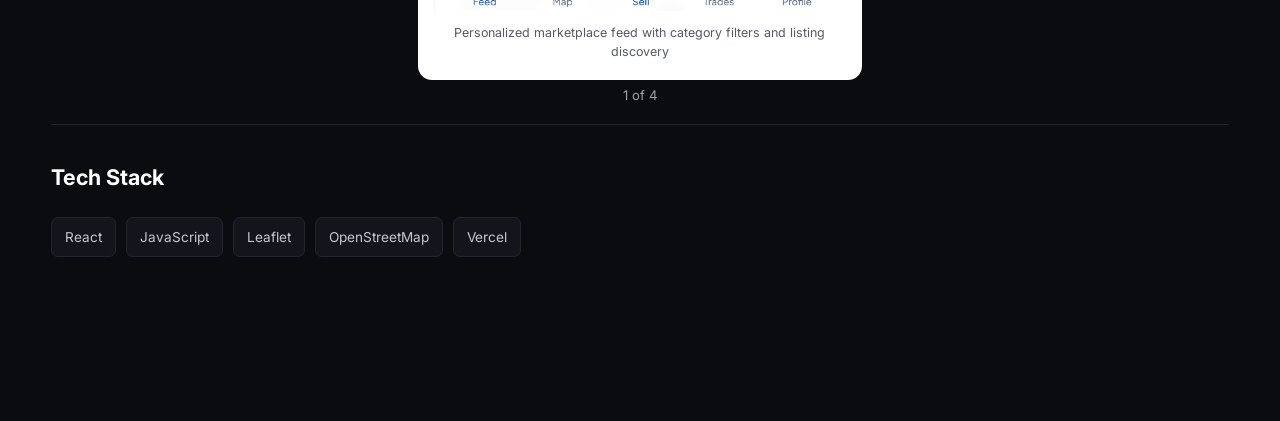
<file: zot-swap.html>
<!DOCTYPE html>
<html lang="en">
<head>
    <meta charset="UTF-8">
    <meta name="viewport" content="width=device-width, initial-scale=1.0">
    <title>Zot Swap - Avni Doshi</title>
    <link rel="icon" type="image/png" href="favicon.png">
    <link rel="preconnect" href="https://fonts.googleapis.com">
    <link rel="preconnect" href="https://fonts.gstatic.com" crossorigin>
    <link href="https://fonts.googleapis.com/css2?family=Inter:wght@300;400;500;600;700&display=swap" rel="stylesheet">
    <link rel="stylesheet" href="style.css?v=20260814-2">
</head>
<body>
    <header>
        <a class="logo" href="/">Avni Doshi</a>
        <nav aria-label="Main navigation"><ul><li><a href="experience.html">Experience</a></li><li><a class="active" href="projects.html">Projects</a></li><li><a href="education.html">Education</a></li><li><a href="about.html">About</a></li><li><a href="contact.html">Contact</a></li></ul></nav>
    </header>

    <main class="case-study zot-swap-case-study">
        <a class="back-link" href="projects.html">← All projects</a>

        <section class="case-hero">
            <h1>Zot Swap</h1>
            <p>A campus marketplace designed for UC Irvine students to discover, list, sell, and trade items within their university community.</p>
            <div class="case-hero-actions">
                <a class="btn btn-primary" href="https://zotswap-azure.vercel.app/feed" target="_blank" rel="noopener noreferrer">Open live application</a>
                <a class="btn btn-secondary" href="https://github.com/AvniDoshi/ZotSwap" target="_blank" rel="noopener noreferrer">View GitHub repository</a>
            </div>
        </section>

        <section class="case-section">
            <h2>Overview</h2>
            <div class="case-content">
                <p>Zot Swap creates a campus-focused alternative to general online marketplaces. The product centers the needs of UC Irvine students by organizing listings around common student categories, supporting both sales and trades, and incorporating campus context into discovery and exchange.</p>
                <p>The experience is designed to make local exchanges easier to navigate while building trust through user profiles, ratings, trade history, listing management, and clear item-condition details.</p>
            </div>
        </section>

        <section class="case-section">
            <h2>What I did</h2>
            <div class="case-content">
                <p>As part of a collaborative development team, I played a significant role in building the responsive marketplace experience. I developed core product flows for the personalized feed, category filtering, search, notifications, and detailed item listings. I also helped implement the listing workflow, which allows users to describe an item, select its category and condition, choose whether to sell or trade, set a price, and add supporting images.</p>
                <p>I built key parts of the profile, transaction, and campus-map experiences, including interfaces for user ratings, active listings, trade history, and listing management. I also worked on location-aware features that display safe exchange zones, nearby users, and active listings, helping the team create a marketplace designed around the needs of the UC Irvine community.</p>
            </div>
        </section>

        <section class="project-gallery zot-gallery flashcard-gallery" data-flashcard-gallery aria-label="Zot Swap application screens">
            <figure class="is-active"><img src="images/zot-swap/feed.png" alt="Zot Swap marketplace feed with search, category filters, and product listings"><figcaption>Personalized marketplace feed with category filters and listing discovery</figcaption></figure>
            <figure><img src="images/zot-swap/new-listing.png" alt="Zot Swap new listing form"><figcaption>Structured listing workflow for sales and trades</figcaption></figure>
            <figure><img src="images/zot-swap/profile.png" alt="Zot Swap user profile with ratings, listings, and trade history"><figcaption>User profile with reputation, listings, and transaction history</figcaption></figure>
            <figure><img src="images/zot-swap/campus-map.png" alt="Zot Swap campus map showing safe zones and nearby listings"><figcaption>Campus map with safe exchange zones and location-aware listings</figcaption></figure>
            <div class="flashcard-controls">
                <button type="button" data-gallery-previous aria-label="Show previous Zot Swap screen">&#8249;</button>
                <span data-gallery-status aria-live="polite">1 of 4</span>
                <button type="button" data-gallery-next aria-label="Show next Zot Swap screen">&#8250;</button>
            </div>
        </section>

        <section class="case-section">
            <h2>Tech Stack</h2>
            <div class="tech-list"><span>React</span><span>JavaScript</span><span>Leaflet</span><span>OpenStreetMap</span><span>Vercel</span></div>
        </section>
    </main>
    <script src="gallery.js"></script>
</body>
</html>
</file>
<file: style.css>
:root {
    --background: #0b0c10;
    --surface: #13141c;
    --surface-border: #222530;
    --text: #ffffff;
    --muted-text: #a0a0aa;
    --accent: #8278ef;
    --accent-hover: #7166df;
    --portrait-glow: rgba(113, 99, 190, 0.38);
}

/* Reset */

* {
    margin: 0;
    padding: 0;
    box-sizing: border-box;
}

html {
    scroll-behavior: smooth;
}

body {
    width: 100%;
    max-width: 100%;
    margin: 0;
    padding: 0 4%;
    overflow-x: clip;

    background-color: var(--background);
    color: var(--text);

    font-family: "Inter", sans-serif;
    line-height: 1.5;
}

a {
    color: inherit;
    text-decoration: none;
}

/* Navigation */

header {
    position: sticky;
    top: 0;
    z-index: 1000;

    display: flex;
    justify-content: space-between;
    align-items: center;

    width: 100%;
    padding: 2rem 0 1rem;
    background-color: var(--background);
}

.logo {
    color: var(--text);
    font-size: 1.1rem;
    font-weight: 700;
    letter-spacing: 1px;
    text-transform: uppercase;
}

nav ul {
    display: flex;
    gap: 2.5rem;
    list-style: none;
}

nav ul li a {
    padding-bottom: 4px;

    color: var(--muted-text);
    font-size: 0.95rem;

    border-bottom: 2px solid transparent;

    transition:
        color 0.3s ease,
        border-color 0.3s ease;
}

nav ul li a:hover,
nav ul li a.active {
    color: var(--text);
    border-color: var(--text);
}

/* Hero */

.hero-container {
    position: relative;

    display: flex;
    align-items: stretch;
    justify-content: space-between;

    width: 100%;
    min-height: 460px;
    padding: 1.5rem 0 4rem;
    gap: 4rem;
}

.hero-text {
    flex: 1.6;

    display: flex;
    flex-direction: column;
    justify-content: flex-start;
    padding-top: 2rem;
}

.hero-text h1 {
    max-width: 900px;
    margin-bottom: 1.75rem;

    font-size: clamp(2.5rem, 4vw, 3.5rem);
    font-weight: 600;
    line-height: 1.2;
    letter-spacing: -0.5px;
}

.hero-text p {
    max-width: 700px;
    margin-bottom: 2.5rem;

    color: #b0b0b8;
    font-size: 1.2rem;
}

.cta-buttons {
    display: flex;
    gap: 1rem;
}

.btn {
    display: inline-flex;
    align-items: center;
    justify-content: center;

    padding: 0.85rem 2rem;
    border-radius: 8px;

    font-size: 0.95rem;
    font-weight: 500;
    cursor: pointer;

    transition:
        background-color 0.3s ease,
        border-color 0.3s ease,
        transform 0.3s ease;
}

.btn:hover {
    transform: translateY(-2px);
}

.btn-primary {
    color: #ffffff;
    background-color: var(--accent);
    border: 1px solid var(--accent);
}

.btn-primary:hover {
    background-color: var(--accent-hover);
    border-color: var(--accent-hover);
}

.btn-secondary {
    color: #ffffff;
    background-color: transparent;
    border: 1px solid #383a47;
}

.btn-secondary:hover {
    background-color: #1a1b22;
    border-color: #5a5d6c;
}

/* Transparent portrait and background glow */
.hero-image-wrapper {
    flex: 1;
    position: relative;
    isolation: isolate;

    display: flex;
    align-items: flex-end;
    justify-content: center;

    min-height: 500px;

    /* Important: remove the background and visible clipping */
    overflow: visible;
    background: transparent;
}

/* Soft glow that extends outside the image container */
.hero-image-wrapper::before {
    content: "";
    position: absolute;

    /* Extends the glow past the container so there is no hard line */
    inset: -20% -25% -10% -45%;
    z-index: -1;

    background:
        radial-gradient(
            ellipse at 65% 52%,
            rgba(113, 99, 190, 0.25) 0%,
            rgba(55, 52, 90, 0.15) 35%,
            rgba(25, 25, 40, 0.07) 55%,
            transparent 75%
        );

    filter: blur(20px);
    pointer-events: none;
}

/* Softens the bottom edge */
.hero-image-wrapper::after {
    content: "";
    position: absolute;
    right: -15%;
    bottom: 0;
    left: -15%;
    z-index: 2;

    height: 16%;

    background:
        linear-gradient(
            to bottom,
            transparent,
            var(--background) 92%
        );

    pointer-events: none;
}

.profile-img {
    position: relative;
    z-index: 1;

    display: block;
    width: 120%;
    max-width: 680px;
    height: 100%;

    object-fit: contain;
    object-position: center bottom;
    transform: translate(-1.25rem, -1.5rem);

    -webkit-mask-image: linear-gradient(to bottom, #000 0%, #000 82%, transparent 100%);
    mask-image: linear-gradient(to bottom, #000 0%, #000 82%, transparent 100%);

    filter:
        drop-shadow(0 20px 32px rgba(0, 0, 0, 0.22));
}

/* Featured work */

.featured-section {
    width: 100%;
    padding-bottom: 6rem;
}

.section-title {
    margin-bottom: 2.5rem;

    color: #888894;
    font-size: 0.8rem;
    letter-spacing: 2px;
    text-transform: uppercase;
}

.grid-container {
    display: grid;
    grid-template-columns: repeat(4, minmax(0, 1fr));
    gap: 2rem;

    width: 100%;
}

.card {
    display: flex;
    flex-direction: column;

    padding: 1.75rem;

    background-color: var(--surface);
    border: 1px solid var(--surface-border);
    border-radius: 18px;

    cursor: pointer;

    transition:
        transform 0.3s ease,
        border-color 0.3s ease;
}

.card:hover {
    transform: translateY(-5px);
    border-color: #3b3f54;
}

.card-img-placeholder {
    width: 100%;
    height: 160px;
    margin-bottom: 1.5rem;

    overflow: hidden;

    background-color: #1c1e29;
    border-radius: 10px;
}

.thumb-aws {
    background:
        linear-gradient(
            135deg,
            #111111 0%,
            #222222 100%
        );
}

.thumb-scale {
    background-color: #fafafa;
}

.thumb-eco {
    background:
        radial-gradient(
            circle,
            #3a3b2b 0%,
            #111311 100%
        );
}

.thumb-say {
    background:
        linear-gradient(
            135deg,
            #445 0%,
            #89a 100%
        );
}

.tag {
    align-self: flex-start;

    margin-bottom: 0.85rem;
    padding: 0.25rem 0.6rem;

    color: #8a8d9a;
    background-color: #1c1e29;
    border-radius: 6px;

    font-size: 0.75rem;
    font-weight: 500;
}

.card h3 {
    margin-bottom: 0.6rem;

    font-size: 1.25rem;
    font-weight: 600;
}

.card p {
    flex-grow: 0;

    margin-bottom: 0;

    color: #8a8d9a;
    font-size: 0.9rem;
    line-height: 1.5;
}

.card-footer {
    display: none;
}

.featured-section .card-footer {
    display: none;
}

/* Tablet */

@media (max-width: 1200px) {
    .grid-container {
        grid-template-columns: repeat(2, 1fr);
    }
}

/* Mobile */

@media (max-width: 768px) {
    body {
        padding: 0 1.25rem;
    }

    header {
        align-items: flex-start;
        gap: 1.5rem;
    }

    nav ul {
        flex-wrap: wrap;
        justify-content: flex-end;
        gap: 0.75rem 1.25rem;
    }

    .hero-container {
        flex-direction: column-reverse;

        min-height: auto;
        padding: 1rem 0 4rem;
        gap: 2rem;
    }

    .hero-image-wrapper {
        width: 100%;
        min-height: 390px;
    }

    .profile-img {
        width: 100%;
        max-width: 430px;
        transform: none;
    }

    .hero-text {
        text-align: center;
    }

    .hero-text p {
        margin: 0 auto 2.5rem;
    }

    .cta-buttons {
        justify-content: center;
    }

    .grid-container {
        grid-template-columns: 1fr;
    }
}

@media (max-width: 520px) {
    header {
        flex-direction: column;
    }

    nav,
    nav ul {
        width: 100%;
    }

    nav ul {
        justify-content: flex-start;
    }

    .hero-image-wrapper {
        min-height: 330px;
    }

    .cta-buttons {
        flex-direction: column;
    }
}

/* Interior pages */

.page-intro {
    display: flex;
    flex-direction: column;
    justify-content: flex-start;
    min-height: auto;
    max-width: 850px;
    padding: 2rem 0 8rem;
}

.page-eyebrow {
    margin-bottom: 1rem;
    color: var(--accent);
    font-size: 0.8rem;
    font-weight: 600;
    letter-spacing: 2px;
    text-transform: uppercase;
}

.page-intro h1 {
    margin-bottom: 1.5rem;
    font-size: clamp(2.75rem, 6vw, 5.5rem);
    font-weight: 600;
    line-height: 1.05;
    letter-spacing: -2px;
}

.page-intro > p:last-child {
    max-width: 700px;
    color: var(--muted-text);
    font-size: 1.2rem;
}

/* Projects index */

.projects-page,
.case-study {
    width: 100%;
    margin: 0 auto;
    padding: 2rem 0 8rem;
}

.projects-page {
    padding-top: 2rem;
}

.projects-heading {
    max-width: 760px;
    margin-bottom: 4rem;
}

.projects-heading h1,
.case-hero h1 {
    margin-bottom: 1.5rem;
    font-size: clamp(1.9rem, 3.5vw, 3.25rem);
    font-weight: 600;
    line-height: 1.05;
    letter-spacing: -2px;
}

.projects-heading > p:last-child {
    color: var(--muted-text);
    font-size: 1.1rem;
}

.project-list {
    display: grid;
    grid-template-columns: repeat(3, minmax(0, 1fr));
    gap: 1.5rem;
}

.project-card {
    display: block;
    overflow: hidden;
    background: var(--surface);
    border: 1px solid var(--surface-border);
    border-radius: 18px;
    transition: transform 0.25s ease, border-color 0.25s ease;
}

.project-card:hover,
.project-card:focus-visible {
    transform: translateY(-5px);
    border-color: #4a4e66;
    outline: none;
}

.project-card-image,
.case-hero-image {
    display: flex;
    align-items: center;
    justify-content: center;
    aspect-ratio: 16 / 10;
    color: rgba(255, 255, 255, 0.62);
    font-size: 0.75rem;
    font-weight: 600;
    letter-spacing: 1.5px;
    text-transform: uppercase;
}

.project-card-image img {
    display: block;
    width: 100%;
    height: 100%;
    object-fit: cover;
}

.project-card-image.cooking-thumbnail {
    padding: 0.65rem;
    background: #ead2cf;
}

.project-card-image.cooking-thumbnail img {
    object-fit: contain;
    object-position: center top;
}

.project-card-image.cycles-thumbnail,
.card-img-placeholder.cycles-thumbnail {
    padding: 0.65rem;
    background: #e1e6f5;
}

.project-card-image.cycles-thumbnail img,
.card-img-placeholder.cycles-thumbnail img {
    width: 100%;
    height: 100%;
    object-fit: contain;
    object-position: center;
}

.project-card-image.ecogov-thumbnail {
    padding: 0.65rem;
    background: #e7edf1;
}

.project-card-image.ecogov-thumbnail img {
    object-fit: contain;
    object-position: center;
}

.project-card-image.zot-thumbnail {
    padding: 0.65rem;
    background: #eaf0f7;
}

.project-card-image.zot-thumbnail img {
    object-fit: contain;
    object-position: center top;
}

.project-card-image.solace-thumbnail {
    padding: 0.65rem;
    background: #dce5f0;
}

.project-card-image.solace-thumbnail img {
    object-fit: contain;
    object-position: center top;
}

.image-science { background: linear-gradient(135deg, #173d50, #6675c7); }
.image-health { background: linear-gradient(135deg, #24483f, #62a68a); }
.image-solace { background: linear-gradient(135deg, #493a64, #b078a4); }
.image-zot { background: linear-gradient(135deg, #21426a, #d49a37); }
.image-home { background: linear-gradient(135deg, #372f66, #737ce4); }
.image-eco { background: linear-gradient(135deg, #273c2c, #7e9853); }
.image-cooking { background: linear-gradient(135deg, #66392e, #d27b52); }
.image-cycles { background: linear-gradient(135deg, #28394c, #568c9e); }

.project-card-copy {
    padding: 1.25rem;
}

.project-card-heading {
    display: flex;
    align-items: baseline;
    justify-content: space-between;
    gap: 1rem;
    margin-bottom: 0.5rem;
}

.project-card-copy h2 {
    font-size: 1.1rem;
}

.project-card-date {
    flex: 0 0 auto;
    color: var(--muted-text);
    font-size: 0.78rem;
    white-space: nowrap;
}

.project-card-copy p,
.case-section p,
.case-subsection p {
    color: var(--muted-text);
}

/* Keep media transitions identical across every project detail page. */
.project-gallery {
    margin-top: 0;
    margin-bottom: 0;
    padding-top: 1rem;
    padding-bottom: 1.5rem;
}

.project-link {
    display: inline-block;
    margin-top: 1rem;
    color: #c2bcff;
    font-size: 0.9rem;
}

/* Project detail pages */

.back-link {
    display: inline-block;
    margin-bottom: 1.75rem;
    color: var(--muted-text);
}

.back-link:hover { color: var(--text); }

.case-hero { margin-bottom: 1.5rem; }

.case-hero .page-eyebrow { display: none; }

.case-hero-action {
    margin-top: 1.25rem;
}

.case-hero-actions {
    display: flex;
    flex-wrap: wrap;
    gap: 0.75rem;
    margin-top: 1.25rem;
}

.case-hero-image {
    width: 100%;
    margin-top: 3rem;
    border-radius: 18px;
}

.case-section {
    padding: 2.25rem 0;
    border-top: 1px solid var(--surface-border);
}

.case-section h2 {
    margin-bottom: 1.5rem;
    font-size: 1.35rem;
}

.case-subsection {
    padding: 1rem 0 1.5rem;
}

.case-subsection h3,
.case-content h3 {
    margin-bottom: 1rem;
    font-size: 1.1rem;
    font-weight: 600;
}

.case-subsection .case-content {
    padding-left: 1.25rem;
    border-left: 2px solid var(--surface-border);
}

.case-section p,
.case-subsection p {
    max-width: none;
    font-size: 1.05rem;
    line-height: 1.8;
}

.case-image-slot {
    display: flex;
    align-items: center;
    justify-content: center;
    min-height: 320px;
    margin-top: 1.5rem;
    color: #6f7280;
    background: var(--surface);
    border: 1px dashed #3a3d4b;
    border-radius: 14px;
}

.ecogov-hero > p {
    max-width: none;
    color: var(--muted-text);
    font-size: 1.1rem;
}

.case-content {
    display: grid;
    gap: 1rem;
    max-width: none;
}

.case-bullets {
    display: grid;
    gap: 0.7rem;
    margin-left: 1.2rem;
}

.case-bullets li {
    color: var(--muted-text);
    line-height: 1.7;
}

.ecogov-gallery,
.cycles-gallery {
    display: grid;
    grid-template-columns: repeat(2, minmax(0, 1fr));
    gap: 1.5rem;
    align-items: start;
    width: min(100%, 980px);
    margin: 0 auto;
    padding: 1rem 0 1.5rem;
}

.ecogov-gallery figure,
.cycles-gallery figure {
    display: flex;
    flex-direction: column;
    align-items: center;
    overflow: hidden;
    padding: 1rem;
    background: #ffffff;
    border-radius: 14px;
    text-align: center;
}

.ecogov-gallery img,
.cycles-gallery img {
    display: block;
    width: auto;
    max-width: 100%;
    max-height: 44vh;
    height: auto;
    margin: 0 auto;
    object-fit: contain;
    object-position: center;
    border-radius: 8px;
}

.ecogov-gallery figcaption,
.cycles-gallery figcaption {
    padding: 0.8rem 0.25rem 0.15rem;
    color: #555866;
    font-size: 0.78rem;
}

.ecogov-gallery .gallery-wide,
.cycles-gallery .gallery-wide {
    grid-column: 1 / -1;
    width: min(100%, 760px);
    justify-self: center;
}

.cycles-team-highlight {
    display: flex;
    flex-direction: column;
    align-items: center;
    width: min(100%, 520px);
    box-sizing: border-box;
    margin: 1rem auto 2.25rem;
    padding: 1rem;
    overflow: hidden;
    background: #ffffff;
    border-radius: 14px;
    text-align: center;
}

.cycles-team-highlight img {
    display: block;
    width: 100%;
    height: auto;
    max-height: 68vh;
    object-fit: contain;
    object-position: center;
    border-radius: 8px;
}

.cycles-team-highlight figcaption {
    width: 100%;
    box-sizing: border-box;
    padding: 0.8rem 0.25rem 0.15rem;
    color: #555866;
    font-size: 0.78rem;
}

.cycles-gallery .gallery-portrait-fit {
    width: min(100%, calc(29.72vh + 2rem));
    box-sizing: border-box;
    justify-self: center;
}

.cycles-gallery .gallery-portrait-fit img {
    width: 100%;
}

@media (min-width: 769px) {
    .cycles-gallery {
        grid-template-columns: max-content minmax(0, 1fr);
    }
}

.health-gallery {
    display: grid;
    gap: 1.5rem;
    padding: 1rem 0 1.5rem;
}

.health-gallery figure {
    display: flex;
    flex-direction: column;
    align-items: center;
    overflow: hidden;
    padding: 1rem;
    background: #ffffff;
    border-radius: 14px;
    text-align: center;
}

.health-gallery img {
    display: block;
    width: 100%;
    height: auto;
    margin: 0 auto;
    border-radius: 8px;
}

.health-gallery figcaption {
    width: 100%;
    box-sizing: border-box;
    padding: 0.8rem 0.25rem 0.15rem;
    color: #555866;
    font-size: 0.78rem;
}

.tech-list {
    display: flex;
    flex-wrap: wrap;
    gap: 0.65rem;
}

.health-thumbnail {
    display: flex;
    align-items: center;
    justify-content: center;
    background: #e9eff0;
}

.health-thumbnail img {
    display: block;
    width: 92%;
    height: 88%;
    margin: auto;
    object-fit: contain;
    object-position: center;
    border-radius: 7px;
}

.science-thumbnail {
    display: flex;
    align-items: center;
    justify-content: center;
    background: #eeeafd;
}

.science-thumbnail img {
    display: block;
    width: 92%;
    height: 88%;
    margin: auto;
    object-fit: contain;
    object-position: center;
    border-radius: 7px;
}

.tech-list span {
    padding: 0.55rem 0.8rem;
    color: #c7c7cf;
    background: var(--surface);
    border: 1px solid var(--surface-border);
    border-radius: 7px;
    font-size: 0.85rem;
}

.cooking-gallery {
    columns: 2;
    column-gap: 1.5rem;
    width: min(100%, 900px);
    margin: 0 auto;
    padding: 1rem 0 1.5rem;
}

.cooking-gallery figure {
    display: flex;
    flex-direction: column;
    align-items: center;
    break-inside: avoid;
    overflow: hidden;
    margin-bottom: 1.5rem;
    padding: 1rem;
    background: #ffffff;
    border-radius: 14px;
    text-align: center;
}

.cooking-gallery .cooking-ui-figure {
    width: min(360px, 100%);
    margin-right: auto;
    margin-left: auto;
}

.cooking-gallery img {
    display: block;
    width: auto;
    max-width: 100%;
    max-height: 42vh;
    height: auto;
    margin: 0 auto;
    object-fit: contain;
    object-position: center;
    border-radius: 8px;
}

.cooking-gallery .cooking-ui-figure img {
    max-height: 52vh;
}

.cooking-gallery figcaption {
    padding: 0.8rem 0.25rem 0.15rem;
    color: #555866;
    font-size: 0.78rem;
}

.zot-gallery,
.solace-gallery {
    columns: 2;
    column-gap: 1.5rem;
    padding: 1rem 0 1.5rem;
}

.zot-gallery figure,
.solace-gallery figure {
    display: flex;
    flex-direction: column;
    align-items: center;
    max-width: 100%;
    box-sizing: border-box;
    break-inside: avoid;
    overflow: hidden;
    margin: 0 auto 1.5rem;
    padding: 1rem;
    background: #ffffff;
    border-radius: 14px;
    text-align: center;
}

.zot-gallery figure {
    width: min(100%, calc(45.7vh + 2rem));
}

.zot-gallery {
    display: flex;
    gap: 1.5rem;
    overflow-x: auto;
    scroll-padding-inline: max(1rem, calc((100% - 52vh - 2rem) / 2));
    scroll-snap-type: x mandatory;
    overscroll-behavior-inline: contain;
    padding-inline: max(1rem, calc((100% - 52vh - 2rem) / 2));
    scrollbar-width: thin;
    scrollbar-color: var(--accent) var(--surface);
}

.zot-gallery figure {
    flex: 0 0 min(calc(45.7vh + 2rem), calc(100% - 2rem));
    margin: 0 0 1.5rem;
    scroll-snap-align: center;
    scroll-snap-stop: always;
}

.solace-gallery figure {
    width: min(100%, calc(42vh + 2rem));
}

.solace-gallery {
    display: flex;
    gap: 1.5rem;
    overflow-x: auto;
    scroll-padding-inline: max(1rem, calc((100% - 47.9vh - 2rem) / 2));
    scroll-snap-type: x mandatory;
    overscroll-behavior-inline: contain;
    padding-inline: max(1rem, calc((100% - 47.9vh - 2rem) / 2));
    scrollbar-width: thin;
    scrollbar-color: var(--accent) var(--surface);
}

.solace-gallery figure {
    flex: 0 0 min(calc(42vh + 2rem), calc(100% - 2rem));
    margin: 0 0 1.5rem;
    scroll-snap-align: center;
    scroll-snap-stop: always;
}

.flashcard-gallery {
    --flashcard-half-width: 21rem;
    position: relative;
    display: block;
    overflow: visible;
    padding: 1rem 0 1.5rem;
    columns: auto;
}

.zot-gallery.flashcard-gallery {
    --flashcard-half-width: 22.85vh;
}

.solace-gallery.flashcard-gallery {
    --flashcard-half-width: 21vh;
}

.health-gallery.flashcard-gallery {
    --flashcard-half-width: min(30vw, 450px);
}

.health-gallery.flashcard-gallery figure {
    width: min(60vw, 900px);
}

.health-gallery.flashcard-gallery img {
    max-height: 58vh;
    object-fit: contain;
}

.homescreen-gallery.flashcard-gallery {
    --flashcard-half-width: min(30vw, 450px);
}

.homescreen-gallery.flashcard-gallery figure {
    width: min(60vw, 900px);
    max-width: 100%;
    box-sizing: border-box;
    overflow: hidden;
    padding: 1rem;
    background: #ffffff;
    border-radius: 14px;
    text-align: center;
}

.homescreen-gallery.flashcard-gallery figure.is-active {
    display: flex;
    flex-direction: column;
    align-items: center;
}

.homescreen-gallery.flashcard-gallery img {
    display: block;
    width: 100%;
    max-height: 58vh;
    height: auto;
    margin: 0 auto;
    object-fit: contain;
    object-position: center;
    border-radius: 8px;
}

.homescreen-gallery.flashcard-gallery figcaption {
    width: 100%;
    box-sizing: border-box;
    padding: 0.8rem 0.25rem 0.15rem;
    color: #555866;
    font-size: 0.78rem;
}

.homescreen-thumbnail {
    background: #e9e4ef;
    display: flex;
    align-items: center;
    justify-content: center;
    overflow: hidden;
}

.homescreen-thumbnail img {
    width: 92%;
    height: 92%;
    object-fit: contain;
    object-position: center;
}

.writeai-thumbnail {
    background: #eeeae2;
    display: flex;
    align-items: center;
    justify-content: center;
    overflow: hidden;
}

.writeai-thumbnail img {
    width: 94%;
    height: 90%;
    object-fit: cover;
    object-position: center top;
    border-radius: 7px;
}

.writeai-gallery.flashcard-gallery {
    --flashcard-half-width: min(30vw, 450px);
}

.writeai-gallery.flashcard-gallery figure {
    width: min(60vw, 900px);
    max-width: 100%;
    box-sizing: border-box;
    overflow: hidden;
    padding: 1rem;
    background: #f5f2eb;
    border-radius: 14px;
    text-align: center;
}

.writeai-gallery.flashcard-gallery figure.is-active {
    display: flex;
    flex-direction: column;
    align-items: center;
}

.writeai-gallery.flashcard-gallery img {
    display: block;
    width: 100%;
    max-height: 58vh;
    height: auto;
    margin: 0 auto;
    object-fit: contain;
    object-position: center;
    border-radius: 8px;
}

.writeai-gallery.flashcard-gallery figcaption {
    width: 100%;
    box-sizing: border-box;
    padding: 0.8rem 0.25rem 0.15rem;
    color: #555866;
    font-size: 0.78rem;
}

.science-gallery.flashcard-gallery {
    --flashcard-half-width: min(26vw, 390px);
    padding-top: 1rem;
    padding-bottom: 1.5rem;
}

.science-gallery.flashcard-gallery figure {
    width: min(52vw, 780px);
    max-width: 100%;
    box-sizing: border-box;
    overflow: hidden;
    padding: 1rem;
    background: #ffffff;
    border-radius: 14px;
    text-align: center;
}

.science-gallery.flashcard-gallery figure.is-active {
    display: flex;
    flex-direction: column;
    align-items: center;
}

.science-gallery.flashcard-gallery img {
    display: block;
    width: 100%;
    max-height: 42vh;
    height: auto;
    margin: 0 auto;
    object-fit: contain;
    object-position: center;
    border-radius: 8px;
}

.science-gallery.flashcard-gallery figcaption {
    width: 100%;
    box-sizing: border-box;
    padding: 0.8rem 0.25rem 0.15rem;
    color: #555866;
    font-size: 0.78rem;
}

.flashcard-gallery figure {
    display: none;
    margin: 0 auto 1.25rem;
}

.flashcard-gallery figure.is-active {
    display: flex;
}

.flashcard-controls {
    position: absolute;
    inset: 1rem 0 1.5rem;
    pointer-events: none;
}

.flashcard-controls button {
    position: absolute;
    top: 50%;
    width: 2.6rem;
    height: 3.1rem;
    padding: 0 0 0.2rem;
    transform: translateY(-50%);
    color: #c7c7cf;
    background: var(--surface);
    border: 1px solid var(--surface-border);
    border-radius: 12px;
    font: inherit;
    font-size: 1.7rem;
    line-height: 1;
    cursor: pointer;
    pointer-events: auto;
    box-shadow: none;
}

.flashcard-controls button:first-child {
    left: max(0.25rem, calc(50% - var(--flashcard-half-width) - 6.5rem));
}

.flashcard-controls button:last-child {
    right: max(0.25rem, calc(50% - var(--flashcard-half-width) - 6.5rem));
}

.flashcard-controls button:hover,
.flashcard-controls button:focus-visible {
    color: #ffffff;
    background: #191a22;
    border-color: #555866;
    filter: none;
}

.flashcard-controls span {
    position: absolute;
    right: 0;
    bottom: 0;
    left: 0;
    transform: translateY(0.35rem);
    min-width: 3.5rem;
    color: var(--muted-text);
    text-align: center;
    font-size: 0.82rem;
}

.zot-gallery img,
.solace-gallery img {
    display: block;
    width: auto;
    max-width: 100%;
    max-height: 72vh;
    height: auto;
    margin: 0 auto;
    object-fit: contain;
}

.zot-gallery figcaption,
.solace-gallery figcaption {
    width: 100%;
    box-sizing: border-box;
    padding: 0.8rem 0.25rem 0.15rem;
    color: #555866;
    font-size: 0.78rem;
}

.prototype-evolution {
    display: flex;
    flex-direction: column;
    align-items: center;
    overflow: hidden;
    margin-top: 0.5rem;
    padding: 1rem;
    background: #ffffff;
    border-radius: 14px;
    text-align: center;
}

.prototype-evolution img {
    display: block;
    width: auto;
    max-width: 80%;
    height: auto;
    margin: 0 auto;
}

.prototype-evolution figcaption {
    padding: 0.8rem 0.25rem 0.15rem;
    color: #555866;
    font-size: 0.78rem;
}

@media (max-width: 768px) {
    .project-list { grid-template-columns: 1fr; }
    .case-section { grid-template-columns: 1fr; gap: 1.25rem; }
    .case-image-slot { grid-column: 1; }
    .ecogov-gallery,
    .cycles-gallery { grid-template-columns: 1fr; }
    .ecogov-gallery .gallery-wide,
    .cycles-gallery .gallery-wide { grid-column: 1; }
    .cooking-gallery { columns: 1; }
    .zot-gallery,
    .solace-gallery { columns: 1; }
}

@media (min-width: 769px) and (max-width: 1050px) {
    .project-list { grid-template-columns: repeat(2, minmax(0, 1fr)); }
}

/* Education */

.education-page {
    width: min(1120px, 100%);
    margin: 0 auto;
    padding: 2rem 0 8rem;
}

.education-degree {
    width: 100%;
    padding-bottom: 2.5rem;
}

.education-degree h1 {
    max-width: 850px;
    font-size: clamp(1.4rem, 2vw, 1.85rem);
    font-weight: 600;
    line-height: 1.2;
    letter-spacing: -0.75px;
}

.degree-line {
    display: flex;
    align-items: baseline;
    justify-content: space-between;
    gap: 2rem;
}

.education-degree h1 em {
    color: var(--muted-text);
    font-weight: 400;
}

.education-dates {
    flex-shrink: 0;
    margin-top: 0;
    color: var(--muted-text);
    font-size: 0.95rem;
}

.education-minor {
    margin-top: 0.4rem;
    color: #c2bcff;
    font-size: clamp(1.15rem, 1.6vw, 1.45rem);
}

.education-section {
    padding: 3.25rem 0;
    border-top: 1px solid var(--surface-border);
}

.section-heading {
    margin-bottom: 1.5rem;
}

.section-heading h2 {
    font-size: clamp(1.8rem, 3vw, 2.5rem);
    font-weight: 600;
}

.research-list {
    display: grid;
    gap: 1.5rem;
}

.research-card {
    padding: 2rem;
    background: var(--surface);
    border: 1px solid var(--surface-border);
    border-radius: 18px;
}

.research-card-heading {
    display: flex;
    justify-content: space-between;
    align-items: baseline;
    gap: 1.5rem;
    margin-bottom: 1rem;
}

.research-card-heading h3 {
    font-size: 1.35rem;
}

.research-card-heading a,
.inline-link {
    color: #c2bcff;
}

.research-card > p,
.research-card li {
    color: var(--muted-text);
    line-height: 1.75;
}

.research-card ul {
    display: grid;
    gap: 0.8rem;
    margin: 1.25rem 0 0 1.2rem;
}

.research-card li ul {
    gap: 0.45rem;
    margin-top: 0.55rem;
}

.research-card li ul li {
    font-size: 0.95rem;
}

.research-card strong {
    color: var(--text);
    font-weight: 600;
}

.course-grid {
    display: grid;
    grid-template-columns: repeat(3, minmax(0, 1fr));
    gap: 1rem;
}

.course {
    min-height: 130px;
    padding: 0.9rem 1rem;
    background: var(--surface);
    border: 1px solid var(--surface-border);
    border-radius: 12px;
}

.course span {
    display: block;
    margin-bottom: 0.35rem;
    color: #9c93ff;
    font-size: 0.75rem;
    font-weight: 600;
    letter-spacing: 1px;
}

.course h3 {
    font-size: 0.95rem;
    line-height: 1.45;
}

.course p {
    margin-top: 0.4rem;
    color: var(--muted-text);
    font-size: 0.78rem;
    line-height: 1.45;
}

@media (max-width: 900px) {
    .course-grid { grid-template-columns: repeat(2, minmax(0, 1fr)); }
}

@media (max-width: 560px) {
    .degree-line { align-items: flex-start; flex-direction: column; gap: 0.5rem; }
    .research-card { padding: 1.4rem; }
    .research-card-heading { align-items: flex-start; flex-direction: column; gap: 0.5rem; }
    .course-grid { grid-template-columns: 1fr; }
}

/* Experience */

.experience-page {
    width: min(1120px, 100%);
    margin: 0 auto;
    padding: 2rem 0 8rem;
}

.experience-layout {
    display: grid;
    grid-template-columns: minmax(150px, 180px) minmax(0, 1fr);
    gap: 3rem;
    align-items: start;
}

.experience-content {
    min-width: 0;
}

.experience-section {
    padding: 3.25rem 0;
    border-top: 1px solid var(--surface-border);
    scroll-margin-top: 6.5rem;
}

.jobs-section {
    padding-top: 2rem;
    border-top: 0;
}

.experience-jump-nav {
    position: sticky;
    top: 6.25rem;
    display: grid;
    gap: 0.15rem;
    padding: 0.35rem 0;
}

.experience-jump-nav::before {
    content: "";
    position: absolute;
    top: 0.8rem;
    bottom: 0.8rem;
    left: 0;
    width: 1px;
    background: var(--surface-border);
}

.experience-jump-nav a {
    position: relative;
    padding: 0.55rem 0.85rem 0.55rem 1rem;
    color: var(--muted-text);
    border-left: 2px solid transparent;
    border-radius: 0 7px 7px 0;
    font-size: 0.85rem;
    line-height: 1.35;
    transition: color 0.2s ease, background-color 0.2s ease, border-color 0.2s ease;
}

.experience-jump-nav a:hover,
.experience-jump-nav a:focus-visible {
    color: var(--text);
    background: rgba(19, 20, 28, 0.72);
    border-left-color: var(--accent);
    outline: none;
}

.experience-list {
    display: grid;
    gap: 1.5rem;
}

.experience-card {
    padding: 2rem;
    background: var(--surface);
    border: 1px solid var(--surface-border);
    border-radius: 18px;
}

.experience-card-heading {
    display: flex;
    justify-content: space-between;
    align-items: flex-start;
    gap: 2rem;
    margin-bottom: 1.25rem;
}

.experience-card-heading h2 {
    margin-bottom: 0.25rem;
    font-size: 1.3rem;
}

.experience-card-heading p,
.experience-card-heading time,
.experience-card li {
    color: var(--muted-text);
}

.experience-card-heading time {
    flex-shrink: 0;
    font-size: 0.9rem;
}

.experience-card ul {
    display: grid;
    gap: 0.75rem;
    margin-left: 1.2rem;
}

.experience-card li {
    line-height: 1.7;
}

@media (max-width: 850px) {
    .experience-layout {
        grid-template-columns: 1fr;
        gap: 0.5rem;
    }

    .experience-jump-nav {
        position: static;
        grid-template-columns: repeat(3, minmax(0, 1fr));
        gap: 0.5rem;
        padding: 0 0 1rem;
        background: transparent;
        border: 0;
        border-bottom: 1px solid var(--surface-border);
        border-radius: 0;
    }

    .experience-jump-nav::before { display: none; }

    .experience-jump-nav a {
        margin-left: 0;
        padding: 0.6rem 0.45rem;
        text-align: center;
        background: var(--surface);
        border: 1px solid var(--surface-border);
        border-radius: 8px;
    }

    .experience-jump-nav a:hover,
    .experience-jump-nav a:focus-visible {
        border-color: var(--accent);
    }

    .jobs-section { padding-top: 1.5rem; }
}

@media (max-width: 650px) {
    .experience-card { padding: 1.4rem; }
    .experience-card-heading { flex-direction: column; gap: 0.5rem; }
}

/* Contact */

.contact-page {
    width: min(1120px, 100%);
    margin: 0 auto;
    padding: 2rem 0 8rem;
}

.contact-heading {
    max-width: 720px;
    margin-bottom: 3rem;
}

.contact-heading h1 {
    margin-bottom: 0.8rem;
    font-size: clamp(1.75rem, 3vw, 2.75rem);
    line-height: 1.1;
}

.contact-heading > p:last-child { color: var(--muted-text); }

.contact-layout {
    display: grid;
    grid-template-columns: minmax(230px, 0.75fr) minmax(0, 1.8fr);
    gap: 2rem;
    align-items: start;
}

.contact-links {
    display: grid;
    gap: 0.75rem;
}

.contact-links a {
    display: flex;
    flex-direction: column;
    gap: 0.2rem;
    padding: 1.1rem 1.25rem;
    background: var(--surface);
    border: 1px solid var(--surface-border);
    border-radius: 12px;
    transition: border-color 0.2s ease, transform 0.2s ease;
}

.contact-links a:hover {
    transform: translateY(-2px);
    border-color: #4a4e66;
}

.contact-links small { color: var(--muted-text); }

.contact-form-section {
    padding: 1.75rem;
    background: var(--surface);
    border: 1px solid var(--surface-border);
    border-radius: 18px;
}

.contact-form-section h2 { margin-bottom: 1.5rem; }

.contact-form {
    display: grid;
    gap: 1rem;
}

.form-row { display: grid; gap: 0.45rem; }

.form-row label { font-size: 0.85rem; font-weight: 500; }

.form-label {
    display: flex;
    align-items: center;
    gap: 0.55rem;
    font-size: 0.85rem;
    font-weight: 500;
}

.optional-badge {
    padding: 0.2rem 0.45rem;
    color: var(--muted-text);
    background: #1a1b24;
    border: 1px solid var(--surface-border);
    border-radius: 999px;
    font-size: 0.65rem;
    font-weight: 500;
    letter-spacing: 0.3px;
}

.form-row label span,
.form-row small,
.form-status { color: var(--muted-text); font-weight: 400; }

.form-row input,
.form-row textarea {
    width: 100%;
    padding: 0.75rem 0.9rem;
    color: var(--text);
    background: #0f1016;
    border: 1px solid #343744;
    border-radius: 10px;
    font: inherit;
}

.form-row input:focus,
.form-row textarea:focus {
    border-color: var(--accent);
    outline: 2px solid rgba(130, 120, 239, 0.2);
}

.form-row textarea { resize: vertical; }

.form-row input[type="file"] {
    padding: 0.45rem;
    color: var(--muted-text);
    cursor: pointer;
}

.form-row input[type="file"]::file-selector-button {
    margin-right: 0.85rem;
    padding: 0.6rem 0.9rem;
    color: var(--text);
    background: #1c1e29;
    border: 1px solid #3a3d4b;
    border-radius: 7px;
    font: inherit;
    font-size: 0.82rem;
    font-weight: 500;
    cursor: pointer;
    transition: background-color 0.2s ease, border-color 0.2s ease;
}

.form-row input[type="file"]::file-selector-button:hover {
    background: #252735;
    border-color: #55596b;
}

.visually-hidden-file-input {
    position: absolute;
    width: 1px;
    height: 1px;
    overflow: hidden;
    clip: rect(0 0 0 0);
    clip-path: inset(50%);
    white-space: nowrap;
}

.file-picker {
    display: flex;
    align-items: center;
    gap: 0.85rem;
    min-height: 3.1rem;
    padding: 0.45rem;
    color: var(--muted-text);
    background: #0f1016;
    border: 1px solid #343642;
    border-radius: 10px;
}

.file-picker-button {
    flex: 0 0 auto;
    padding: 0.65rem 0.9rem;
    color: var(--text);
    background: #1c1e29;
    border: 1px solid #3a3d4b;
    border-radius: 7px;
    font-size: 0.82rem;
    font-weight: 500;
    cursor: pointer;
    transition: background-color 0.2s ease, border-color 0.2s ease;
}

.file-picker-button:hover,
.visually-hidden-file-input:focus-visible + .file-picker-button {
    background: #252735;
    border-color: #55596b;
}

.file-picker > span {
    overflow: hidden;
    text-overflow: ellipsis;
    white-space: nowrap;
    font-size: 0.82rem;
}

.selected-files {
    display: grid;
    gap: 0.45rem;
    margin: 0;
    padding: 0;
    list-style: none;
}

.selected-files:empty {
    display: none;
}

.selected-files li {
    display: flex;
    align-items: center;
    justify-content: space-between;
    gap: 1rem;
    padding: 0.65rem 0.75rem;
    background: #181922;
    border: 1px solid var(--surface-border);
    border-radius: 8px;
}

.selected-files li > span {
    display: grid;
    min-width: 0;
}

.selected-files strong {
    overflow: hidden;
    color: var(--text);
    text-overflow: ellipsis;
    white-space: nowrap;
    font-size: 0.78rem;
    font-weight: 500;
}

.selected-files small {
    font-size: 0.68rem;
}

.selected-files button {
    padding: 0.4rem 0.6rem;
    color: #c7c7cf;
    background: transparent;
    border: 1px solid #3a3d4b;
    border-radius: 6px;
    font: inherit;
    font-size: 0.7rem;
    cursor: pointer;
}

.selected-files button:hover,
.selected-files button:focus-visible {
    color: #ffffff;
    border-color: #666a7b;
}

.contact-form .btn { justify-self: start; }

.contact-form .btn:disabled {
    cursor: not-allowed;
    opacity: 0.55;
    transform: none;
}

.form-status {
    min-height: 1.2em;
    margin: 0;
    color: var(--muted-text);
    font-size: 0.78rem;
}

.form-status.success { color: #8fd3a5; }
.form-status.error { color: #f0a0a8; }

@media (max-width: 760px) {
    .contact-layout { grid-template-columns: 1fr; }
    .contact-form-section { padding: 1.4rem; }
}

/* About */

.about-page {
    width: 100%;
    margin: 0 auto;
    padding: 2rem 0 8rem;
}

.about-intro {
    padding-bottom: 2.25rem;
}

.about-intro h1 {
    max-width: none;
    margin-bottom: 2.5rem;
    font-size: clamp(1.8rem, 3vw, 2.8rem);
    font-weight: 600;
    line-height: 1.1;
    letter-spacing: -1.5px;
}

.about-copy {
    display: grid;
    gap: 1.25rem;
    max-width: none;
}

.about-copy p {
    color: var(--muted-text);
    font-size: 1.02rem;
    line-height: 1.75;
}

.about-copy p:first-child { color: #d2d2d8; }

.about-interests {
    padding-top: 2.25rem;
    border-top: 1px solid var(--surface-border);
}

.about-interests h2 {
    margin-bottom: 1.5rem;
    color: var(--accent);
    font-size: 0.8rem;
    letter-spacing: 2px;
    text-transform: uppercase;
}

.interest-list {
    display: flex;
    flex-wrap: wrap;
    gap: 0.65rem;
}

.interest-list span {
    padding: 0.55rem 0.8rem;
    color: #c7c7cf;
    background: var(--surface);
    border: 1px solid var(--surface-border);
    border-radius: 7px;
    font-size: 0.82rem;
}

.about-personal {
    margin-top: 2.25rem;
    padding-top: 2.25rem;
    border-top: 1px solid var(--surface-border);
}

.about-personal h2 {
    margin-bottom: 0.85rem;
    color: var(--accent);
    font-size: 0.8rem;
    letter-spacing: 2px;
    text-transform: uppercase;
}

.about-personal p {
    color: var(--muted-text);
    font-size: 1rem;
}

@media (max-width: 640px) {
    .flashcard-gallery figure {
        max-width: calc(100% - 6.5rem);
    }

    .flashcard-controls button {
        width: 2.35rem;
        height: 2.75rem;
        font-size: 1.65rem;
    }

    .flashcard-controls button:first-child {
        left: 0.25rem;
    }

    .flashcard-controls button:last-child {
        right: 0.25rem;
    }
}
</file>
